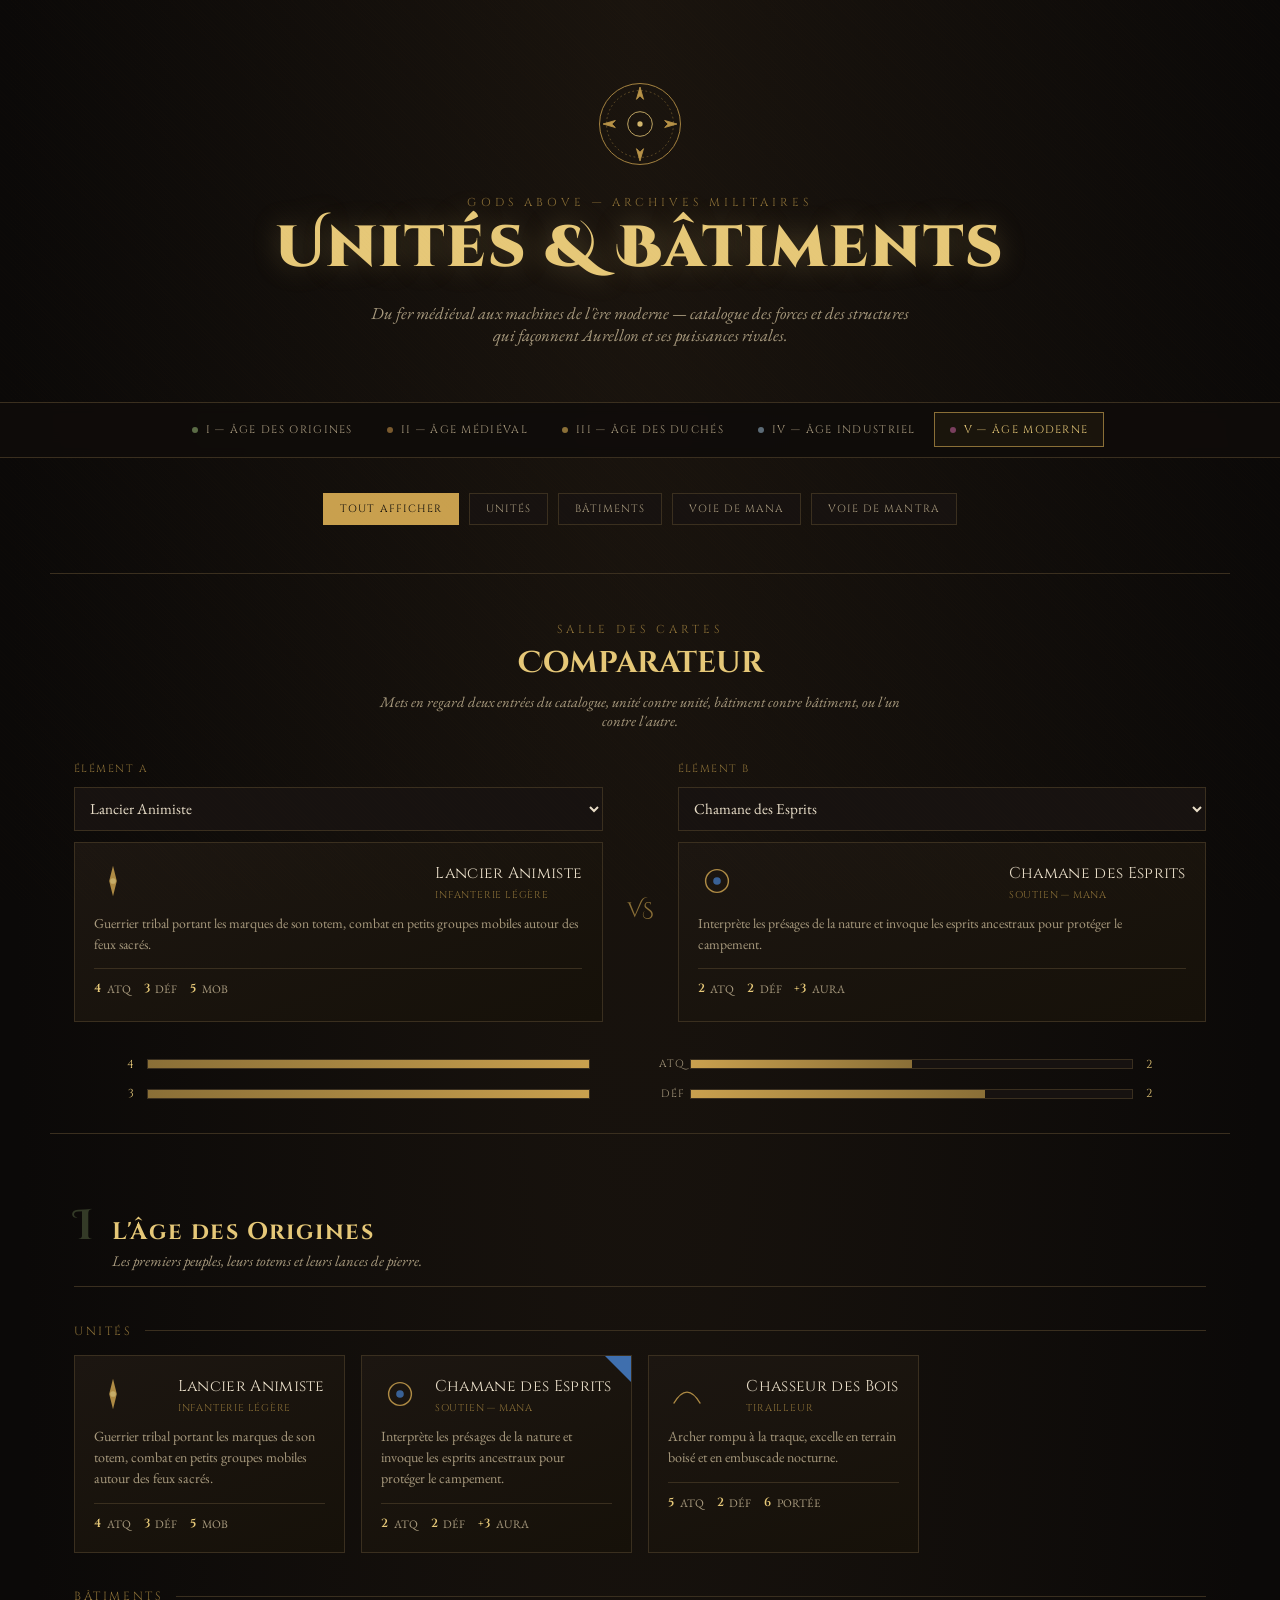
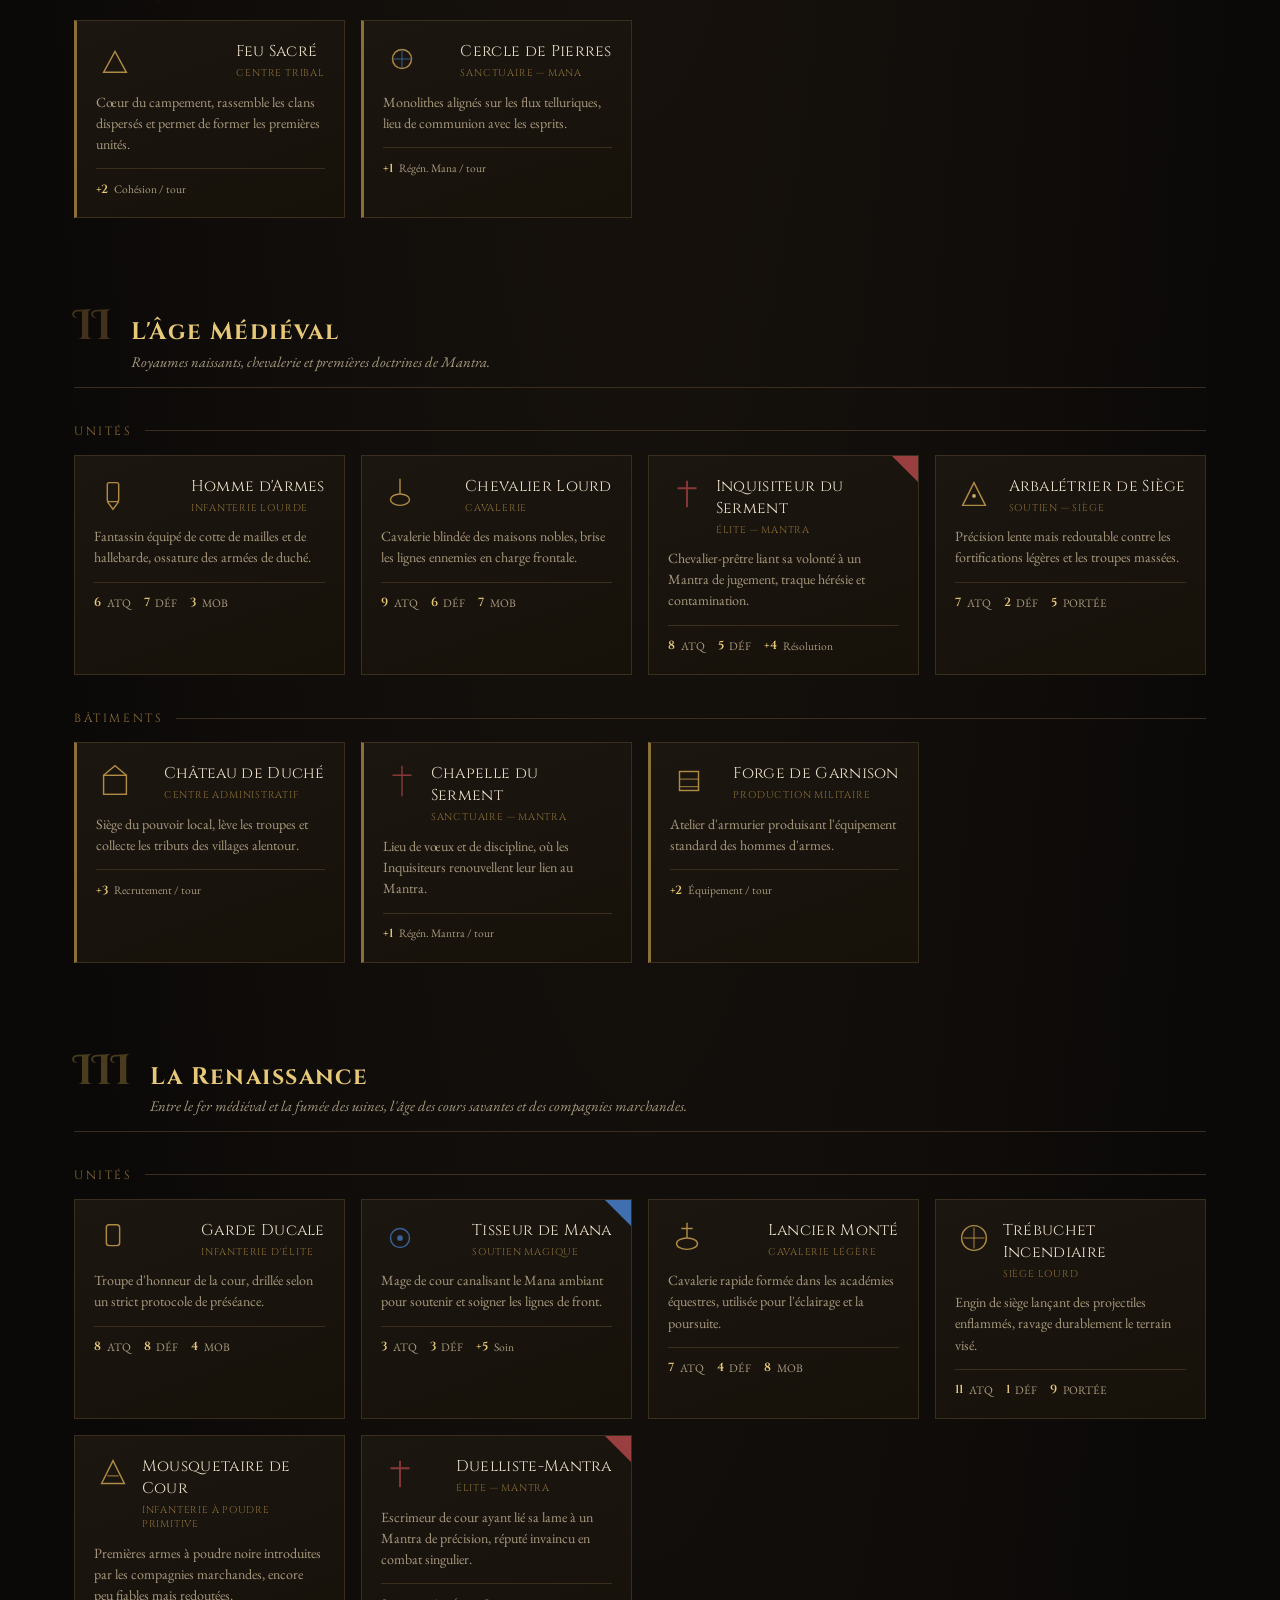
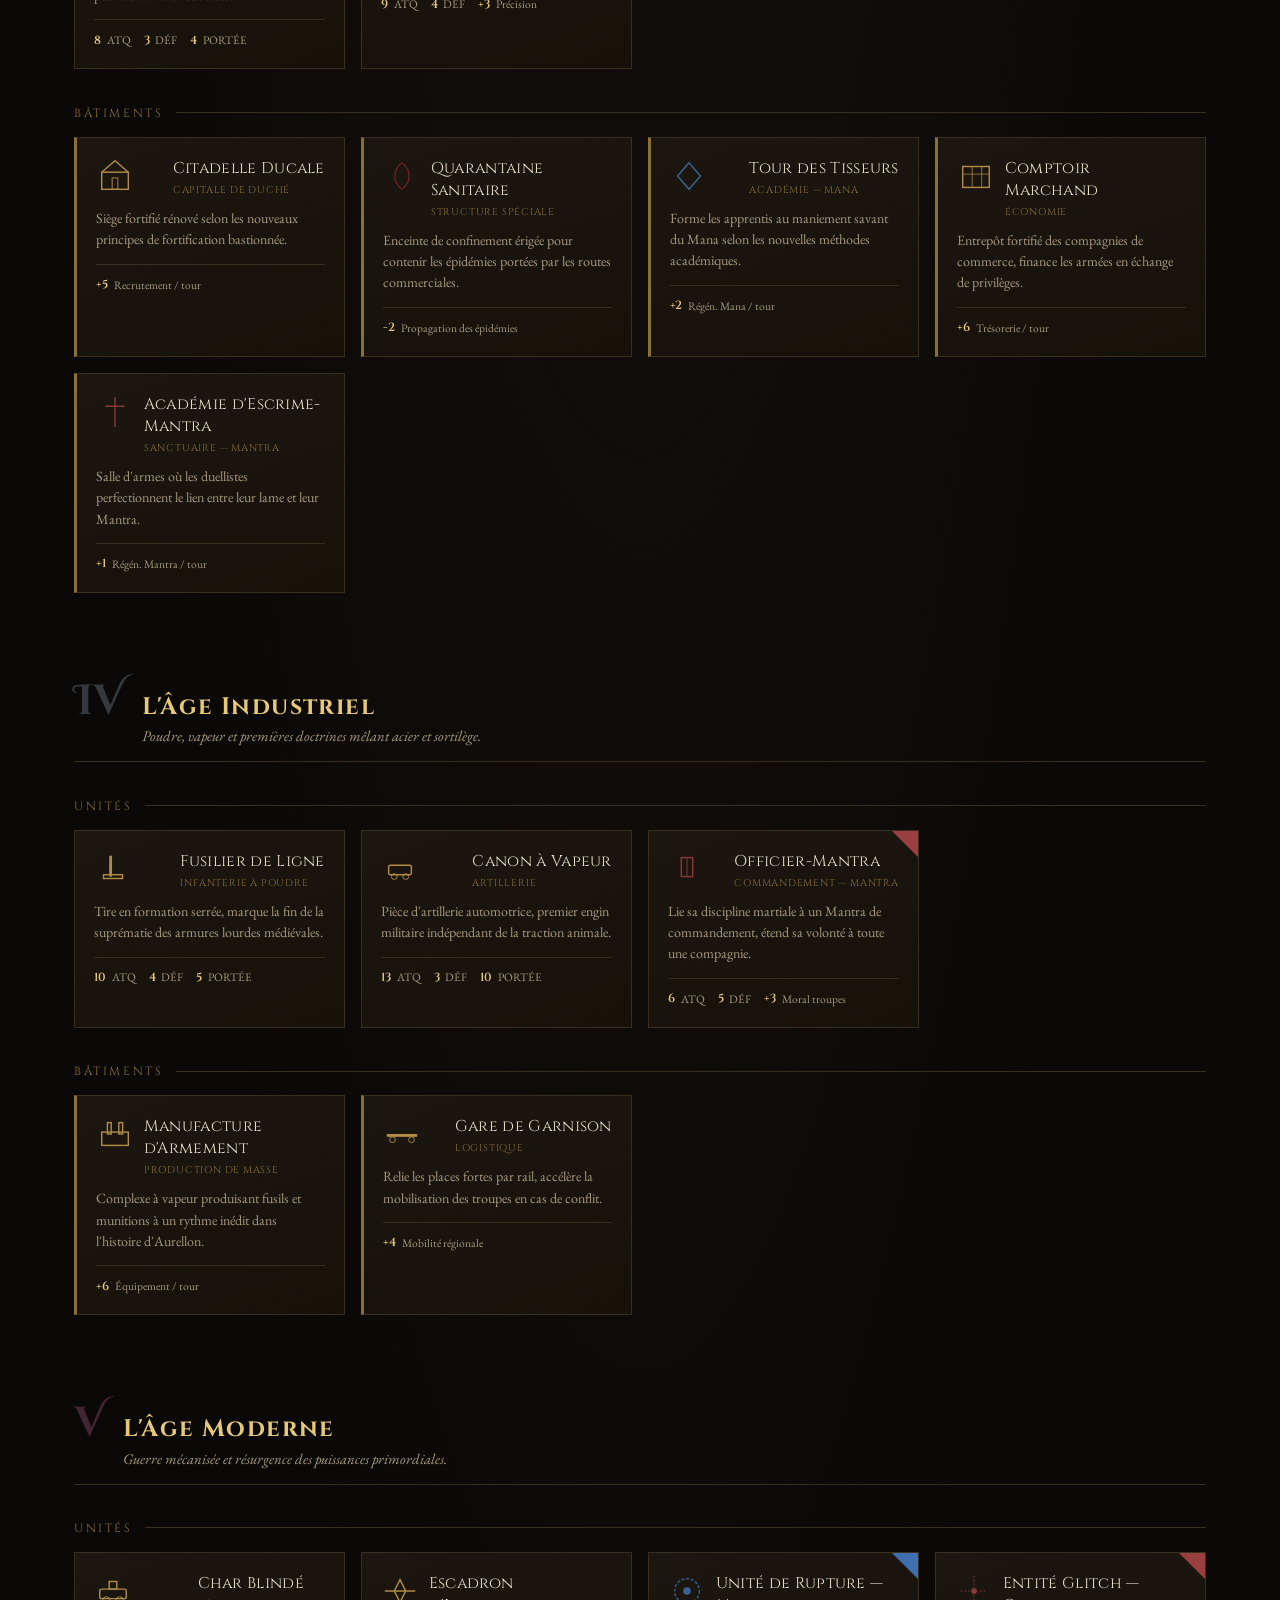
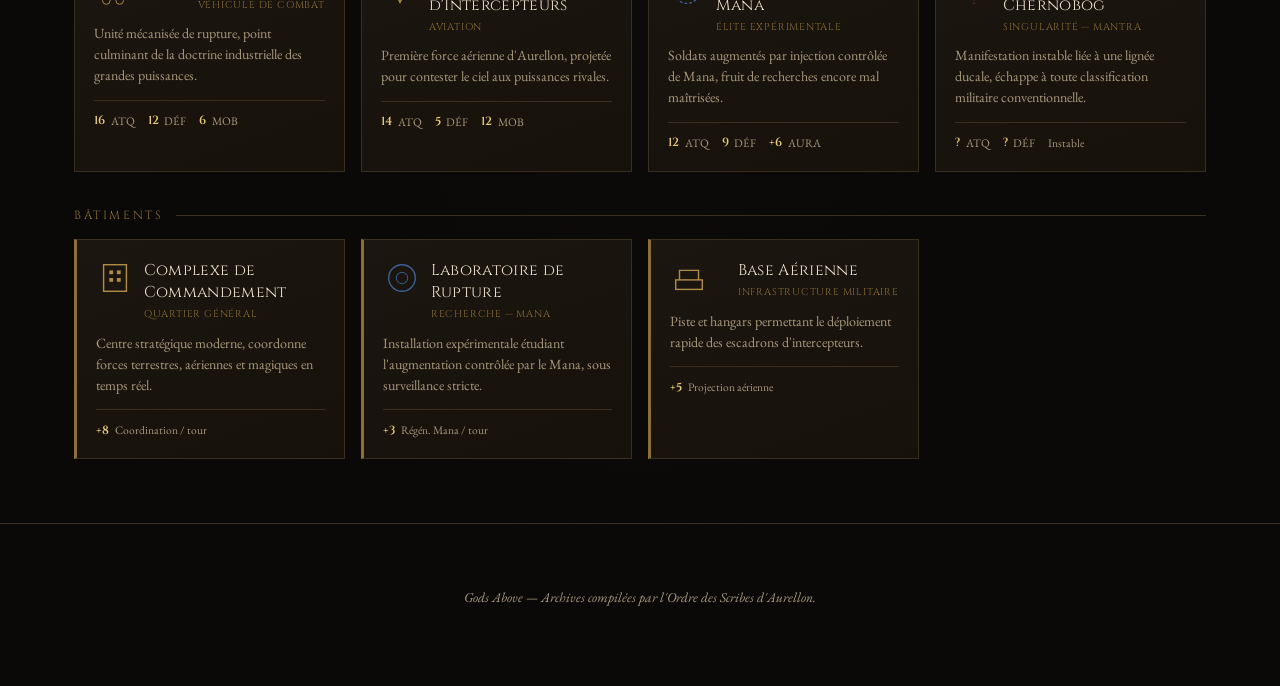
<file: gods_above.html>
<!DOCTYPE html>
<html lang="fr">
<head>
<meta charset="UTF-8">
<meta name="viewport" content="width=device-width, initial-scale=1.0">
<title>Gods Above — Unités & Bâtiments</title>
<link rel="preconnect" href="https://fonts.googleapis.com">
<link href="https://fonts.googleapis.com/css2?family=Cinzel:wght@400;600;700;900&family=Cinzel+Decorative:wght@700;900&family=EB+Garamond:ital,wght@0,400;0,500;0,600;1,400&display=swap" rel="stylesheet">
<style>
:root{
  --gold:#c9a04e;
  --gold-bright:#e6c878;
  --gold-dim:#8a6f37;
  --void:#0b0908;
  --bg:#100d0a;
  --bg-panel:#171210;
  --bg-card:#1c1611;
  --line:#3a2f1f;
  --bone:#e8ddc8;
  --bone-dim:#a89a7e;
  --blood:#7a2222;
  --mana:#3f6fae;
  --mantra:#9a3f3f;
  --era1:#5b6b46;
  --era2:#7a5a2e;
  --era3:#8a6f37;
  --era4:#5c6b76;
  --era5:#7a3f5e;
}
*{box-sizing:border-box; margin:0; padding:0;}
html{scroll-behavior:smooth;}
body{
  background:
    radial-gradient(ellipse at top, #1a140e 0%, var(--void) 70%);
  color:var(--bone);
  font-family:'EB Garamond', serif;
  min-height:100vh;
  position:relative;
}
body::before{
  content:"";
  position:fixed; inset:0;
  background-image:
    repeating-linear-gradient(45deg, transparent 0 2px, rgba(201,160,78,0.012) 2px 3px);
  pointer-events:none;
  z-index:1;
}
.eyebrow{
  font-family:'Cinzel', serif;
  letter-spacing:0.35em;
  text-transform:uppercase;
  font-size:0.72rem;
  color:var(--gold-dim);
}

/* ===== HEADER ===== */
header{
  position:relative;
  padding:5rem 1.5rem 3.5rem;
  text-align:center;
  border-bottom:1px solid var(--line);
  overflow:hidden;
}
header::after{
  content:"";
  position:absolute; left:50%; bottom:-1px; transform:translateX(-50%);
  width:60%; height:1px;
  background:linear-gradient(90deg, transparent, var(--gold), transparent);
}
.seal{
  width:88px; height:88px; margin:0 auto 1.4rem;
  opacity:0.9;
  animation:slowspin 60s linear infinite;
}
@keyframes slowspin{ to{ transform:rotate(360deg);} }
h1{
  font-family:'Cinzel Decorative', serif;
  font-weight:900;
  font-size:clamp(2.2rem, 5vw, 3.6rem);
  color:var(--gold-bright);
  text-shadow:0 0 28px rgba(230,200,120,0.25);
  letter-spacing:0.04em;
}
header p.sub{
  margin-top:0.9rem;
  font-style:italic;
  color:var(--bone-dim);
  font-size:1.05rem;
  max-width:560px;
  margin-inline:auto;
}

/* ===== ERA NAV (the real sequence: chronology) ===== */
.era-rail{
  position:sticky; top:0; z-index:30;
  background:rgba(16,13,10,0.92);
  backdrop-filter:blur(6px);
  border-bottom:1px solid var(--line);
  display:flex; justify-content:center;
  overflow-x:auto;
}
.era-rail-inner{
  display:flex; gap:0.2rem;
  padding:0.6rem 1rem;
}
.era-btn{
  font-family:'Cinzel', serif;
  font-size:0.68rem;
  letter-spacing:0.12em;
  text-transform:uppercase;
  color:var(--bone-dim);
  background:transparent;
  border:1px solid transparent;
  padding:0.55rem 0.9rem;
  cursor:pointer;
  white-space:nowrap;
  transition:all 0.25s;
  position:relative;
}
.era-btn .dot{
  display:inline-block; width:6px; height:6px; border-radius:50%;
  margin-right:0.5rem; vertical-align:middle;
  background:var(--gold-dim);
}
.era-btn:hover{ color:var(--bone); }
.era-btn.active{
  color:var(--gold-bright);
  border-color:var(--gold-dim);
  background:rgba(201,160,78,0.06);
}

/* ===== FILTER BAR ===== */
.controls{
  max-width:1180px; margin:0 auto;
  padding:2.2rem 1.5rem 0;
  display:flex; flex-wrap:wrap; gap:0.6rem;
  align-items:center;
  justify-content:center;
}
.filter-chip{
  font-family:'Cinzel', serif;
  font-size:0.66rem;
  letter-spacing:0.1em;
  text-transform:uppercase;
  color:var(--bone-dim);
  background:var(--bg-panel);
  border:1px solid var(--line);
  padding:0.5rem 1rem;
  cursor:pointer;
  transition:all 0.2s;
}
.filter-chip:hover{ border-color:var(--gold-dim); color:var(--bone); }
.filter-chip.active{
  color:var(--void);
  background:var(--gold);
  border-color:var(--gold);
}

/* ===== SECTION STRUCTURE ===== */
.era-section{
  max-width:1180px; margin:0 auto;
  padding:4.5rem 1.5rem 1rem;
}
.era-head{
  display:flex; align-items:baseline; gap:1.2rem;
  margin-bottom:0.5rem;
  border-bottom:1px solid var(--line);
  padding-bottom:1rem;
}
.era-num{
  font-family:'Cinzel Decorative', serif;
  font-size:2.6rem;
  font-weight:700;
  color:var(--era-color, var(--gold-dim));
  opacity:0.5;
  line-height:1;
}
.era-titles h2{
  font-family:'Cinzel', serif;
  font-size:1.5rem;
  letter-spacing:0.06em;
  color:var(--gold-bright);
}
.era-titles p{
  font-style:italic; color:var(--bone-dim); font-size:0.92rem; margin-top:0.2rem;
}

.subhead{
  font-family:'Cinzel', serif;
  font-size:0.74rem;
  letter-spacing:0.22em;
  text-transform:uppercase;
  color:var(--gold-dim);
  margin:2.2rem 0 1rem;
  display:flex; align-items:center; gap:0.8rem;
}
.subhead::after{
  content:""; flex:1; height:1px; background:var(--line);
}

.grid{
  display:grid;
  grid-template-columns:repeat(auto-fill, minmax(255px, 1fr));
  gap:1rem;
}

/* ===== CARD ===== */
.card{
  background:linear-gradient(160deg, var(--bg-card), #161109);
  border:1px solid var(--line);
  position:relative;
  padding:1.2rem 1.2rem 1.3rem;
  transition:border-color 0.25s, transform 0.25s;
}
.card::before{
  content:"";
  position:absolute; inset:0;
  border:1px solid transparent;
  pointer-events:none;
}
.card:hover{
  border-color:var(--gold-dim);
  transform:translateY(-3px);
}
.card-top{
  display:flex; justify-content:space-between; align-items:flex-start;
  gap:0.6rem; margin-bottom:0.7rem;
}
.card-icon{
  width:38px; height:38px; flex-shrink:0;
  opacity:0.85;
}
.card-name{
  font-family:'Cinzel', serif;
  font-size:0.98rem;
  color:var(--bone);
  letter-spacing:0.02em;
}
.card-tag{
  font-size:0.62rem;
  font-family:'Cinzel', serif;
  letter-spacing:0.08em;
  text-transform:uppercase;
  color:var(--gold-dim);
  margin-top:0.25rem;
  display:block;
}
.card-desc{
  font-size:0.88rem;
  line-height:1.5;
  color:var(--bone-dim);
  margin:0.6rem 0 0.85rem;
}
.stat-row{
  display:flex; flex-wrap:wrap; gap:0.4rem 0.8rem;
  border-top:1px solid var(--line);
  padding-top:0.7rem;
}
.stat{
  font-size:0.72rem;
  color:var(--bone-dim);
  display:flex; align-items:center; gap:0.35rem;
}
.stat b{
  color:var(--gold-bright);
  font-weight:600;
  font-family:'Cinzel', serif;
  font-size:0.74rem;
}
.magic-flag{
  position:absolute; top:0; right:0;
  width:0; height:0;
  border-style:solid;
  border-width:0 26px 26px 0;
}
.magic-flag.mana{ border-color:transparent var(--mana) transparent transparent; }
.magic-flag.mantra{ border-color:transparent var(--mantra) transparent transparent; }

/* building variant */
.card.building{
  border-left:3px solid var(--gold-dim);
}
.card.building:hover{ border-left-color:var(--gold); }

/* ===== COMPARATEUR ===== */
.compare-section{
  max-width:1180px; margin:3rem auto 0;
  padding:3rem 1.5rem 2rem;
  border-top:1px solid var(--line);
  border-bottom:1px solid var(--line);
}
.compare-head{ text-align:center; margin-bottom:2rem; }
.compare-head h2{
  font-family:'Cinzel Decorative', serif;
  font-size:1.9rem;
  color:var(--gold-bright);
  margin-top:0.3rem;
}
.compare-sub{
  font-style:italic; color:var(--bone-dim); font-size:0.92rem;
  max-width:520px; margin:0.6rem auto 0;
}
.compare-grid{
  display:grid; grid-template-columns:1fr auto 1fr;
  gap:1.5rem; align-items:start;
}
.compare-col{ display:flex; flex-direction:column; gap:0.7rem; }
.compare-label{
  font-family:'Cinzel', serif; font-size:0.66rem; letter-spacing:0.14em;
  text-transform:uppercase; color:var(--gold-dim);
}
.compare-select{
  font-family:'EB Garamond', serif; font-size:0.95rem;
  background:var(--bg-panel); color:var(--bone);
  border:1px solid var(--line); padding:0.6rem 0.7rem; cursor:pointer;
}
.compare-select:focus{ outline:1px solid var(--gold-dim); border-color:var(--gold-dim); }
.compare-vs{
  font-family:'Cinzel Decorative', serif; font-size:1.3rem;
  color:var(--gold-dim); align-self:center; padding-top:2.4rem;
}
.compare-card{
  min-height:180px;
  background:linear-gradient(160deg, var(--bg-card), #161109);
  border:1px solid var(--line); padding:1.2rem;
}
.compare-card .card-top{ display:flex; justify-content:space-between; align-items:flex-start; gap:0.6rem; margin-bottom:0.7rem; }
.compare-card .card-icon{ width:38px; height:38px; flex-shrink:0; opacity:0.85; }
.compare-card .card-name{ font-family:'Cinzel', serif; font-size:0.98rem; color:var(--bone); }
.compare-card .card-tag{ font-size:0.62rem; font-family:'Cinzel', serif; letter-spacing:0.08em; text-transform:uppercase; color:var(--gold-dim); display:block; margin-top:0.25rem; }
.compare-card .card-desc{ font-size:0.86rem; line-height:1.5; color:var(--bone-dim); margin:0.6rem 0 0.85rem; }
.compare-card .stat-row{ display:flex; flex-wrap:wrap; gap:0.4rem 0.8rem; border-top:1px solid var(--line); padding-top:0.7rem; }
.compare-card .stat{ font-size:0.72rem; color:var(--bone-dim); display:flex; align-items:center; gap:0.35rem; }
.compare-card .stat b{ color:var(--gold-bright); font-weight:600; font-family:'Cinzel', serif; font-size:0.74rem; }
.compare-card .placeholder{
  color:var(--bone-dim); font-style:italic; font-size:0.88rem;
  display:flex; align-items:center; justify-content:center; min-height:150px;
}
.compare-bars{ margin-top:2.2rem; display:flex; flex-direction:column; gap:0.9rem; }
.compare-bar-row{ display:flex; align-items:center; gap:0.8rem; }
.compare-bar-label{
  font-family:'Cinzel', serif; font-size:0.66rem; letter-spacing:0.08em;
  text-transform:uppercase; color:var(--bone-dim); width:90px; flex-shrink:0; text-align:right;
}
.compare-bar-track{ flex:1; display:flex; align-items:center; gap:0.3rem; }
.compare-bar-side{
  flex:1; height:10px; background:var(--bg-panel); border:1px solid var(--line);
  position:relative; overflow:hidden;
}
.compare-bar-side.left{ display:flex; justify-content:flex-end; }
.compare-bar-fill{ height:100%; background:linear-gradient(90deg, var(--gold-dim), var(--gold)); transition:width 0.4s ease; }
.compare-bar-side.right .compare-bar-fill{ background:linear-gradient(90deg, var(--gold), var(--gold-dim)); }
.compare-bar-vals{
  display:flex; gap:0.4rem; align-items:center;
  font-family:'Cinzel', serif; font-size:0.72rem; color:var(--gold-bright); width:60px; justify-content:center; flex-shrink:0;
}

@media (max-width:640px){
  .compare-grid{ grid-template-columns:1fr; }
  .compare-vs{ padding-top:0; text-align:center; }
  .compare-bar-label{ width:64px; font-size:0.6rem; }
}

/* ===== FOOTER ===== */
footer{
  text-align:center;
  padding:4rem 1.5rem 5rem;
  color:var(--bone-dim);
  font-style:italic;
  font-size:0.85rem;
  border-top:1px solid var(--line);
  margin-top:3rem;
}

/* reduced motion */
@media (prefers-reduced-motion: reduce){
  .seal{ animation:none; }
  html{ scroll-behavior:auto; }
}

/* focus visibility */
button:focus-visible, .filter-chip:focus-visible, .era-btn:focus-visible{
  outline:2px solid var(--gold-bright);
  outline-offset:2px;
}

@media (max-width:640px){
  .era-head{ flex-direction:column; gap:0.3rem; }
  .era-num{ font-size:1.8rem; }
}
</style>
</head>
<body>

<header>
  <svg class="seal" viewBox="0 0 100 100" xmlns="http://www.w3.org/2000/svg">
    <circle cx="50" cy="50" r="46" fill="none" stroke="#c9a04e" stroke-width="1"/>
    <circle cx="50" cy="50" r="38" fill="none" stroke="#c9a04e" stroke-width="0.5" stroke-dasharray="2 3"/>
    <g stroke="#c9a04e" stroke-width="1" fill="none">
      <path d="M50 8 L54 22 L50 18 L46 22 Z" fill="#c9a04e"/>
      <path d="M50 92 L54 78 L50 82 L46 78 Z" fill="#c9a04e"/>
      <path d="M8 50 L22 46 L18 50 L22 54 Z" fill="#c9a04e"/>
      <path d="M92 50 L78 46 L82 50 L78 54 Z" fill="#c9a04e"/>
    </g>
    <circle cx="50" cy="50" r="14" fill="none" stroke="#e6c878" stroke-width="1"/>
    <circle cx="50" cy="50" r="3" fill="#e6c878"/>
  </svg>
  <p class="eyebrow">Gods Above — Archives Militaires</p>
  <h1>Unités &amp; Bâtiments</h1>
  <p class="sub">Du fer médiéval aux machines de l'ère moderne — catalogue des forces et des structures qui façonnent Aurellon et ses puissances rivales.</p>
</header>

<nav class="era-rail" aria-label="Navigation par ère">
  <div class="era-rail-inner">
    <button class="era-btn active" data-target="ere1"><span class="dot" style="background:#5b6b46"></span>I — Âge des Origines</button>
    <button class="era-btn" data-target="ere2"><span class="dot" style="background:#7a5a2e"></span>II — Âge Médiéval</button>
    <button class="era-btn" data-target="ere3"><span class="dot" style="background:#8a6f37"></span>III — Âge des Duchés</button>
    <button class="era-btn" data-target="ere4"><span class="dot" style="background:#5c6b76"></span>IV — Âge Industriel</button>
    <button class="era-btn" data-target="ere5"><span class="dot" style="background:#7a3f5e"></span>V — Âge Moderne</button>
  </div>
</nav>

<div class="controls" role="group" aria-label="Filtrer par catégorie">
  <button class="filter-chip active" data-filter="all">Tout afficher</button>
  <button class="filter-chip" data-filter="unit">Unités</button>
  <button class="filter-chip" data-filter="building">Bâtiments</button>
  <button class="filter-chip" data-filter="mana">Voie de Mana</button>
  <button class="filter-chip" data-filter="mantra">Voie de Mantra</button>
</div>

<!-- ============ COMPARATEUR ============ -->
<section class="compare-section" id="comparateur">
  <div class="compare-head">
    <p class="eyebrow">Salle des Cartes</p>
    <h2>Comparateur</h2>
    <p class="compare-sub">Mets en regard deux entrées du catalogue, unité contre unité, bâtiment contre bâtiment, ou l'un contre l'autre.</p>
  </div>
  <div class="compare-grid">
    <div class="compare-col">
      <label class="compare-label" for="compareA">Élément A</label>
      <select id="compareA" class="compare-select"></select>
      <div class="compare-card" id="cardA"></div>
    </div>
    <div class="compare-vs">VS</div>
    <div class="compare-col">
      <label class="compare-label" for="compareB">Élément B</label>
      <select id="compareB" class="compare-select"></select>
      <div class="compare-card" id="cardB"></div>
    </div>
  </div>
  <div class="compare-bars" id="compareBars"></div>
</section>

<!-- ============ ERA I ============ -->
<section class="era-section" id="ere1" style="--era-color:#5b6b46">
  <div class="era-head">
    <span class="era-num">I</span>
    <div class="era-titles">
      <h2>L'Âge des Origines</h2>
      <p>Les premiers peuples, leurs totems et leurs lances de pierre.</p>
    </div>
  </div>

  <div class="subhead">Unités</div>
  <div class="grid">
    <article class="card" data-cat="unit">
      <div class="card-top">
        <svg class="card-icon" viewBox="0 0 40 40"><path d="M20 4 L24 20 L20 36 L16 20 Z" fill="#c9a04e"/><circle cx="20" cy="20" r="3" fill="#e6c878"/></svg>
        <div><span class="card-name">Lancier Animiste</span><span class="card-tag">Infanterie légère</span></div>
      </div>
      <p class="card-desc">Guerrier tribal portant les marques de son totem, combat en petits groupes mobiles autour des feux sacrés.</p>
      <div class="stat-row">
        <span class="stat"><b>4</b> ATQ</span><span class="stat"><b>3</b> DÉF</span><span class="stat"><b>5</b> MOB</span>
      </div>
    </article>
    <article class="card" data-cat="unit mana">
      <div class="magic-flag mana"></div>
      <div class="card-top">
        <svg class="card-icon" viewBox="0 0 40 40"><circle cx="20" cy="20" r="12" fill="none" stroke="#c9a04e" stroke-width="1.5"/><circle cx="20" cy="20" r="4" fill="#3f6fae"/></svg>
        <div><span class="card-name">Chamane des Esprits</span><span class="card-tag">Soutien — Mana</span></div>
      </div>
      <p class="card-desc">Interprète les présages de la nature et invoque les esprits ancestraux pour protéger le campement.</p>
      <div class="stat-row">
        <span class="stat"><b>2</b> ATQ</span><span class="stat"><b>2</b> DÉF</span><span class="stat"><b>+3</b> AURA</span>
      </div>
    </article>
    <article class="card" data-cat="unit">
      <div class="card-top">
        <svg class="card-icon" viewBox="0 0 40 40"><path d="M6 30 Q20 6 34 30" fill="none" stroke="#c9a04e" stroke-width="1.5"/></svg>
        <div><span class="card-name">Chasseur des Bois</span><span class="card-tag">Tirailleur</span></div>
      </div>
      <p class="card-desc">Archer rompu à la traque, excelle en terrain boisé et en embuscade nocturne.</p>
      <div class="stat-row">
        <span class="stat"><b>5</b> ATQ</span><span class="stat"><b>2</b> DÉF</span><span class="stat"><b>6</b> PORTÉE</span>
      </div>
    </article>
  </div>

  <div class="subhead">Bâtiments</div>
  <div class="grid">
    <article class="card building" data-cat="building">
      <div class="card-top">
        <svg class="card-icon" viewBox="0 0 40 40"><path d="M8 34 L20 12 L32 34 Z" fill="none" stroke="#c9a04e" stroke-width="1.5"/></svg>
        <div><span class="card-name">Feu Sacré</span><span class="card-tag">Centre tribal</span></div>
      </div>
      <p class="card-desc">Cœur du campement, rassemble les clans dispersés et permet de former les premières unités.</p>
      <div class="stat-row"><span class="stat"><b>+2</b> Cohésion / tour</span></div>
    </article>
    <article class="card building" data-cat="building mana">
      <div class="card-top">
        <svg class="card-icon" viewBox="0 0 40 40"><circle cx="20" cy="20" r="10" fill="none" stroke="#c9a04e" stroke-width="1.5"/><path d="M20 10 V30 M10 20 H30" stroke="#3f6fae" stroke-width="1"/></svg>
        <div><span class="card-name">Cercle de Pierres</span><span class="card-tag">Sanctuaire — Mana</span></div>
      </div>
      <p class="card-desc">Monolithes alignés sur les flux telluriques, lieu de communion avec les esprits.</p>
      <div class="stat-row"><span class="stat"><b>+1</b> Régén. Mana / tour</span></div>
    </article>
  </div>
</section>

<!-- ============ ERA II ============ -->
<section class="era-section" id="ere2" style="--era-color:#7a5a2e">
  <div class="era-head">
    <span class="era-num">II</span>
    <div class="era-titles">
      <h2>L'Âge Médiéval</h2>
      <p>Royaumes naissants, chevalerie et premières doctrines de Mantra.</p>
    </div>
  </div>

  <div class="subhead">Unités</div>
  <div class="grid">
    <article class="card" data-cat="unit">
      <div class="card-top">
        <svg class="card-icon" viewBox="0 0 40 40"><rect x="14" y="8" width="12" height="20" rx="2" fill="none" stroke="#c9a04e" stroke-width="1.5"/><path d="M14 28 L20 36 L26 28" fill="none" stroke="#c9a04e" stroke-width="1.5"/></svg>
        <div><span class="card-name">Homme d'Armes</span><span class="card-tag">Infanterie lourde</span></div>
      </div>
      <p class="card-desc">Fantassin équipé de cotte de mailles et de hallebarde, ossature des armées de duché.</p>
      <div class="stat-row">
        <span class="stat"><b>6</b> ATQ</span><span class="stat"><b>7</b> DÉF</span><span class="stat"><b>3</b> MOB</span>
      </div>
    </article>
    <article class="card" data-cat="unit">
      <div class="card-top">
        <svg class="card-icon" viewBox="0 0 40 40"><ellipse cx="20" cy="26" rx="10" ry="6" fill="none" stroke="#c9a04e" stroke-width="1.5"/><path d="M20 4 V20" stroke="#c9a04e" stroke-width="1.5"/></svg>
        <div><span class="card-name">Chevalier Lourd</span><span class="card-tag">Cavalerie</span></div>
      </div>
      <p class="card-desc">Cavalerie blindée des maisons nobles, brise les lignes ennemies en charge frontale.</p>
      <div class="stat-row">
        <span class="stat"><b>9</b> ATQ</span><span class="stat"><b>6</b> DÉF</span><span class="stat"><b>7</b> MOB</span>
      </div>
    </article>
    <article class="card" data-cat="unit mantra">
      <div class="magic-flag mantra"></div>
      <div class="card-top">
        <svg class="card-icon" viewBox="0 0 40 40"><path d="M20 6 L20 34 M10 14 L30 14" stroke="#9a3f3f" stroke-width="2"/></svg>
        <div><span class="card-name">Inquisiteur du Serment</span><span class="card-tag">Élite — Mantra</span></div>
      </div>
      <p class="card-desc">Chevalier-prêtre liant sa volonté à un Mantra de jugement, traque hérésie et contamination.</p>
      <div class="stat-row">
        <span class="stat"><b>8</b> ATQ</span><span class="stat"><b>5</b> DÉF</span><span class="stat"><b>+4</b> Résolution</span>
      </div>
    </article>
    <article class="card" data-cat="unit">
      <div class="card-top">
        <svg class="card-icon" viewBox="0 0 40 40"><path d="M8 32 L20 8 L32 32 Z" fill="none" stroke="#c9a04e" stroke-width="1.5"/><circle cx="20" cy="22" r="2" fill="#e6c878"/></svg>
        <div><span class="card-name">Arbalétrier de Siège</span><span class="card-tag">Soutien — Siège</span></div>
      </div>
      <p class="card-desc">Précision lente mais redoutable contre les fortifications légères et les troupes massées.</p>
      <div class="stat-row">
        <span class="stat"><b>7</b> ATQ</span><span class="stat"><b>2</b> DÉF</span><span class="stat"><b>5</b> PORTÉE</span>
      </div>
    </article>
  </div>

  <div class="subhead">Bâtiments</div>
  <div class="grid">
    <article class="card building" data-cat="building">
      <div class="card-top">
        <svg class="card-icon" viewBox="0 0 40 40"><rect x="8" y="14" width="24" height="20" fill="none" stroke="#c9a04e" stroke-width="1.5"/><path d="M8 14 L20 4 L32 14" fill="none" stroke="#c9a04e" stroke-width="1.5"/></svg>
        <div><span class="card-name">Château de Duché</span><span class="card-tag">Centre administratif</span></div>
      </div>
      <p class="card-desc">Siège du pouvoir local, lève les troupes et collecte les tributs des villages alentour.</p>
      <div class="stat-row"><span class="stat"><b>+3</b> Recrutement / tour</span></div>
    </article>
    <article class="card building" data-cat="building mantra">
      <div class="card-top">
        <svg class="card-icon" viewBox="0 0 40 40"><path d="M20 4 V36 M10 14 H30" stroke="#9a3f3f" stroke-width="1.5"/></svg>
        <div><span class="card-name">Chapelle du Serment</span><span class="card-tag">Sanctuaire — Mantra</span></div>
      </div>
      <p class="card-desc">Lieu de vœux et de discipline, où les Inquisiteurs renouvellent leur lien au Mantra.</p>
      <div class="stat-row"><span class="stat"><b>+1</b> Régén. Mantra / tour</span></div>
    </article>
    <article class="card building" data-cat="building">
      <div class="card-top">
        <svg class="card-icon" viewBox="0 0 40 40"><rect x="10" y="10" width="20" height="20" fill="none" stroke="#c9a04e" stroke-width="1.5"/><path d="M10 18 H30 M10 26 H30" stroke="#c9a04e" stroke-width="1"/></svg>
        <div><span class="card-name">Forge de Garnison</span><span class="card-tag">Production militaire</span></div>
      </div>
      <p class="card-desc">Atelier d'armurier produisant l'équipement standard des hommes d'armes.</p>
      <div class="stat-row"><span class="stat"><b>+2</b> Équipement / tour</span></div>
    </article>
  </div>
</section>

<!-- ============ ERA III ============ -->
<section class="era-section" id="ere3" style="--era-color:#8a6f37">
  <div class="era-head">
    <span class="era-num">III</span>
    <div class="era-titles">
      <h2>La Renaissance</h2>
      <p>Entre le fer médiéval et la fumée des usines, l'âge des cours savantes et des compagnies marchandes.</p>
    </div>
  </div>

  <div class="subhead">Unités</div>
  <div class="grid">
    <article class="card" data-cat="unit">
      <div class="card-top">
        <svg class="card-icon" viewBox="0 0 40 40"><rect x="13" y="6" width="14" height="22" rx="3" fill="none" stroke="#c9a04e" stroke-width="1.5"/></svg>
        <div><span class="card-name">Garde Ducale</span><span class="card-tag">Infanterie d'élite</span></div>
      </div>
      <p class="card-desc">Troupe d'honneur de la cour, drillée selon un strict protocole de préséance.</p>
      <div class="stat-row">
        <span class="stat"><b>8</b> ATQ</span><span class="stat"><b>8</b> DÉF</span><span class="stat"><b>4</b> MOB</span>
      </div>
    </article>
    <article class="card" data-cat="unit mana">
      <div class="magic-flag mana"></div>
      <div class="card-top">
        <svg class="card-icon" viewBox="0 0 40 40"><circle cx="20" cy="20" r="10" fill="none" stroke="#3f6fae" stroke-width="1.5"/><circle cx="20" cy="20" r="3" fill="#3f6fae"/></svg>
        <div><span class="card-name">Tisseur de Mana</span><span class="card-tag">Soutien magique</span></div>
      </div>
      <p class="card-desc">Mage de cour canalisant le Mana ambiant pour soutenir et soigner les lignes de front.</p>
      <div class="stat-row">
        <span class="stat"><b>3</b> ATQ</span><span class="stat"><b>3</b> DÉF</span><span class="stat"><b>+5</b> Soin</span>
      </div>
    </article>
    <article class="card" data-cat="unit">
      <div class="card-top">
        <svg class="card-icon" viewBox="0 0 40 40"><ellipse cx="20" cy="26" rx="11" ry="6" fill="none" stroke="#c9a04e" stroke-width="1.5"/><path d="M20 4 L20 20 M14 10 L26 10" stroke="#c9a04e" stroke-width="1.5"/></svg>
        <div><span class="card-name">Lancier Monté</span><span class="card-tag">Cavalerie légère</span></div>
      </div>
      <p class="card-desc">Cavalerie rapide formée dans les académies équestres, utilisée pour l'éclairage et la poursuite.</p>
      <div class="stat-row">
        <span class="stat"><b>7</b> ATQ</span><span class="stat"><b>4</b> DÉF</span><span class="stat"><b>8</b> MOB</span>
      </div>
    </article>
    <article class="card" data-cat="unit">
      <div class="card-top">
        <svg class="card-icon" viewBox="0 0 40 40"><circle cx="20" cy="20" r="13" fill="none" stroke="#c9a04e" stroke-width="1.5"/><path d="M9 20 H31 M20 9 V31" stroke="#c9a04e" stroke-width="1"/></svg>
        <div><span class="card-name">Trébuchet Incendiaire</span><span class="card-tag">Siège lourd</span></div>
      </div>
      <p class="card-desc">Engin de siège lançant des projectiles enflammés, ravage durablement le terrain visé.</p>
      <div class="stat-row">
        <span class="stat"><b>11</b> ATQ</span><span class="stat"><b>1</b> DÉF</span><span class="stat"><b>9</b> PORTÉE</span>
      </div>
    </article>
    <article class="card" data-cat="unit">
      <div class="card-top">
        <svg class="card-icon" viewBox="0 0 40 40"><path d="M8 30 L20 6 L32 30 Z" fill="none" stroke="#c9a04e" stroke-width="1.5"/><path d="M14 22 H26" stroke="#c9a04e" stroke-width="1"/></svg>
        <div><span class="card-name">Mousquetaire de Cour</span><span class="card-tag">Infanterie à poudre primitive</span></div>
      </div>
      <p class="card-desc">Premières armes à poudre noire introduites par les compagnies marchandes, encore peu fiables mais redoutées.</p>
      <div class="stat-row">
        <span class="stat"><b>8</b> ATQ</span><span class="stat"><b>3</b> DÉF</span><span class="stat"><b>4</b> PORTÉE</span>
      </div>
    </article>
    <article class="card" data-cat="unit mantra">
      <div class="magic-flag mantra"></div>
      <div class="card-top">
        <svg class="card-icon" viewBox="0 0 40 40"><path d="M20 6 L20 34 M10 14 L30 14" stroke="#9a3f3f" stroke-width="2"/></svg>
        <div><span class="card-name">Duelliste-Mantra</span><span class="card-tag">Élite — Mantra</span></div>
      </div>
      <p class="card-desc">Escrimeur de cour ayant lié sa lame à un Mantra de précision, réputé invaincu en combat singulier.</p>
      <div class="stat-row">
        <span class="stat"><b>9</b> ATQ</span><span class="stat"><b>4</b> DÉF</span><span class="stat"><b>+3</b> Précision</span>
      </div>
    </article>
  </div>

  <div class="subhead">Bâtiments</div>
  <div class="grid">
    <article class="card building" data-cat="building">
      <div class="card-top">
        <svg class="card-icon" viewBox="0 0 40 40"><rect x="6" y="16" width="28" height="18" fill="none" stroke="#c9a04e" stroke-width="1.5"/><path d="M6 16 L20 4 L34 16" fill="none" stroke="#c9a04e" stroke-width="1.5"/><rect x="17" y="22" width="6" height="12" fill="none" stroke="#c9a04e" stroke-width="1"/></svg>
        <div><span class="card-name">Citadelle Ducale</span><span class="card-tag">Capitale de duché</span></div>
      </div>
      <p class="card-desc">Siège fortifié rénové selon les nouveaux principes de fortification bastionnée.</p>
      <div class="stat-row"><span class="stat"><b>+5</b> Recrutement / tour</span></div>
    </article>
    <article class="card building" data-cat="building">
      <div class="card-top">
        <svg class="card-icon" viewBox="0 0 40 40"><path d="M20 6 C10 14 10 26 20 34 C30 26 30 14 20 6 Z" fill="none" stroke="#7a2222" stroke-width="1.5"/></svg>
        <div><span class="card-name">Quarantaine Sanitaire</span><span class="card-tag">Structure spéciale</span></div>
      </div>
      <p class="card-desc">Enceinte de confinement érigée pour contenir les épidémies portées par les routes commerciales.</p>
      <div class="stat-row"><span class="stat"><b>-2</b> Propagation des épidémies</span></div>
    </article>
    <article class="card building" data-cat="building mana">
      <div class="card-top">
        <svg class="card-icon" viewBox="0 0 40 40"><polygon points="20,6 32,20 20,34 8,20" fill="none" stroke="#3f6fae" stroke-width="1.5"/></svg>
        <div><span class="card-name">Tour des Tisseurs</span><span class="card-tag">Académie — Mana</span></div>
      </div>
      <p class="card-desc">Forme les apprentis au maniement savant du Mana selon les nouvelles méthodes académiques.</p>
      <div class="stat-row"><span class="stat"><b>+2</b> Régén. Mana / tour</span></div>
    </article>
    <article class="card building" data-cat="building">
      <div class="card-top">
        <svg class="card-icon" viewBox="0 0 40 40"><rect x="6" y="10" width="28" height="22" fill="none" stroke="#c9a04e" stroke-width="1.5"/><path d="M6 18 H34 M16 10 V32 M26 10 V32" stroke="#c9a04e" stroke-width="0.8"/></svg>
        <div><span class="card-name">Comptoir Marchand</span><span class="card-tag">Économie</span></div>
      </div>
      <p class="card-desc">Entrepôt fortifié des compagnies de commerce, finance les armées en échange de privilèges.</p>
      <div class="stat-row"><span class="stat"><b>+6</b> Trésorerie / tour</span></div>
    </article>
    <article class="card building" data-cat="building mantra">
      <div class="card-top">
        <svg class="card-icon" viewBox="0 0 40 40"><path d="M20 4 V36 M10 14 H30" stroke="#9a3f3f" stroke-width="1.5"/></svg>
        <div><span class="card-name">Académie d'Escrime-Mantra</span><span class="card-tag">Sanctuaire — Mantra</span></div>
      </div>
      <p class="card-desc">Salle d'armes où les duellistes perfectionnent le lien entre leur lame et leur Mantra.</p>
      <div class="stat-row"><span class="stat"><b>+1</b> Régén. Mantra / tour</span></div>
    </article>
  </div>
</section>

<!-- ============ ERA IV ============ -->
<section class="era-section" id="ere4" style="--era-color:#5c6b76">
  <div class="era-head">
    <span class="era-num">IV</span>
    <div class="era-titles">
      <h2>L'Âge Industriel</h2>
      <p>Poudre, vapeur et premières doctrines mêlant acier et sortilège.</p>
    </div>
  </div>

  <div class="subhead">Unités</div>
  <div class="grid">
    <article class="card" data-cat="unit">
      <div class="card-top">
        <svg class="card-icon" viewBox="0 0 40 40"><rect x="16" y="6" width="3" height="22" fill="#c9a04e"/><rect x="10" y="26" width="20" height="4" fill="none" stroke="#c9a04e" stroke-width="1.5"/></svg>
        <div><span class="card-name">Fusilier de Ligne</span><span class="card-tag">Infanterie à poudre</span></div>
      </div>
      <p class="card-desc">Tire en formation serrée, marque la fin de la suprématie des armures lourdes médiévales.</p>
      <div class="stat-row">
        <span class="stat"><b>10</b> ATQ</span><span class="stat"><b>4</b> DÉF</span><span class="stat"><b>5</b> PORTÉE</span>
      </div>
    </article>
    <article class="card" data-cat="unit">
      <div class="card-top">
        <svg class="card-icon" viewBox="0 0 40 40"><rect x="8" y="16" width="24" height="10" rx="2" fill="none" stroke="#c9a04e" stroke-width="1.5"/><circle cx="14" cy="28" r="3" fill="none" stroke="#c9a04e"/><circle cx="26" cy="28" r="3" fill="none" stroke="#c9a04e"/></svg>
        <div><span class="card-name">Canon à Vapeur</span><span class="card-tag">Artillerie</span></div>
      </div>
      <p class="card-desc">Pièce d'artillerie automotrice, premier engin militaire indépendant de la traction animale.</p>
      <div class="stat-row">
        <span class="stat"><b>13</b> ATQ</span><span class="stat"><b>3</b> DÉF</span><span class="stat"><b>10</b> PORTÉE</span>
      </div>
    </article>
    <article class="card" data-cat="unit mantra">
      <div class="magic-flag mantra"></div>
      <div class="card-top">
        <svg class="card-icon" viewBox="0 0 40 40"><rect x="14" y="8" width="12" height="20" fill="none" stroke="#9a3f3f" stroke-width="1.5"/><path d="M20 8 V28" stroke="#9a3f3f" stroke-width="1"/></svg>
        <div><span class="card-name">Officier-Mantra</span><span class="card-tag">Commandement — Mantra</span></div>
      </div>
      <p class="card-desc">Lie sa discipline martiale à un Mantra de commandement, étend sa volonté à toute une compagnie.</p>
      <div class="stat-row">
        <span class="stat"><b>6</b> ATQ</span><span class="stat"><b>5</b> DÉF</span><span class="stat"><b>+3</b> Moral troupes</span>
      </div>
    </article>
  </div>

  <div class="subhead">Bâtiments</div>
  <div class="grid">
    <article class="card building" data-cat="building">
      <div class="card-top">
        <svg class="card-icon" viewBox="0 0 40 40"><rect x="6" y="18" width="28" height="14" fill="none" stroke="#c9a04e" stroke-width="1.5"/><rect x="12" y="8" width="4" height="12" fill="none" stroke="#c9a04e" stroke-width="1.5"/><rect x="24" y="8" width="4" height="12" fill="none" stroke="#c9a04e" stroke-width="1.5"/></svg>
        <div><span class="card-name">Manufacture d'Armement</span><span class="card-tag">Production de masse</span></div>
      </div>
      <p class="card-desc">Complexe à vapeur produisant fusils et munitions à un rythme inédit dans l'histoire d'Aurellon.</p>
      <div class="stat-row"><span class="stat"><b>+6</b> Équipement / tour</span></div>
    </article>
    <article class="card building" data-cat="building">
      <div class="card-top">
        <svg class="card-icon" viewBox="0 0 40 40"><rect x="4" y="20" width="32" height="3" fill="#c9a04e"/><circle cx="10" cy="26" r="3" fill="none" stroke="#c9a04e"/><circle cx="30" cy="26" r="3" fill="none" stroke="#c9a04e"/></svg>
        <div><span class="card-name">Gare de Garnison</span><span class="card-tag">Logistique</span></div>
      </div>
      <p class="card-desc">Relie les places fortes par rail, accélère la mobilisation des troupes en cas de conflit.</p>
      <div class="stat-row"><span class="stat"><b>+4</b> Mobilité régionale</span></div>
    </article>
  </div>
</section>

<!-- ============ ERA V ============ -->
<section class="era-section" id="ere5" style="--era-color:#7a3f5e">
  <div class="era-head">
    <span class="era-num">V</span>
    <div class="era-titles">
      <h2>L'Âge Moderne</h2>
      <p>Guerre mécanisée et résurgence des puissances primordiales.</p>
    </div>
  </div>

  <div class="subhead">Unités</div>
  <div class="grid">
    <article class="card" data-cat="unit">
      <div class="card-top">
        <svg class="card-icon" viewBox="0 0 40 40"><rect x="6" y="18" width="28" height="10" rx="2" fill="none" stroke="#c9a04e" stroke-width="1.5"/><circle cx="13" cy="30" r="4" fill="none" stroke="#c9a04e"/><circle cx="27" cy="30" r="4" fill="none" stroke="#c9a04e"/><rect x="16" y="10" width="8" height="8" fill="none" stroke="#c9a04e" stroke-width="1.5"/></svg>
        <div><span class="card-name">Char Blindé</span><span class="card-tag">Véhicule de combat</span></div>
      </div>
      <p class="card-desc">Unité mécanisée de rupture, point culminant de la doctrine industrielle des grandes puissances.</p>
      <div class="stat-row">
        <span class="stat"><b>16</b> ATQ</span><span class="stat"><b>12</b> DÉF</span><span class="stat"><b>6</b> MOB</span>
      </div>
    </article>
    <article class="card" data-cat="unit">
      <div class="card-top">
        <svg class="card-icon" viewBox="0 0 40 40"><path d="M4 20 H36 M20 8 L26 20 L20 32 L14 20 Z" stroke="#c9a04e" stroke-width="1.5" fill="none"/></svg>
        <div><span class="card-name">Escadron d'Intercepteurs</span><span class="card-tag">Aviation</span></div>
      </div>
      <p class="card-desc">Première force aérienne d'Aurellon, projetée pour contester le ciel aux puissances rivales.</p>
      <div class="stat-row">
        <span class="stat"><b>14</b> ATQ</span><span class="stat"><b>5</b> DÉF</span><span class="stat"><b>12</b> MOB</span>
      </div>
    </article>
    <article class="card" data-cat="unit mana">
      <div class="magic-flag mana"></div>
      <div class="card-top">
        <svg class="card-icon" viewBox="0 0 40 40"><circle cx="20" cy="20" r="13" fill="none" stroke="#3f6fae" stroke-width="1.5" stroke-dasharray="3 2"/><circle cx="20" cy="20" r="4" fill="#3f6fae"/></svg>
        <div><span class="card-name">Unité de Rupture — Mana</span><span class="card-tag">Élite expérimentale</span></div>
      </div>
      <p class="card-desc">Soldats augmentés par injection contrôlée de Mana, fruit de recherches encore mal maîtrisées.</p>
      <div class="stat-row">
        <span class="stat"><b>12</b> ATQ</span><span class="stat"><b>9</b> DÉF</span><span class="stat"><b>+6</b> AURA</span>
      </div>
    </article>
    <article class="card" data-cat="unit mantra">
      <div class="magic-flag mantra"></div>
      <div class="card-top">
        <svg class="card-icon" viewBox="0 0 40 40"><path d="M20 4 L20 36 M6 20 L34 20" stroke="#9a3f3f" stroke-width="1" stroke-dasharray="2 2"/><circle cx="20" cy="20" r="3" fill="#9a3f3f"/></svg>
        <div><span class="card-name">Entité Glitch — Chernobog</span><span class="card-tag">Singularité — Mantra</span></div>
      </div>
      <p class="card-desc">Manifestation instable liée à une lignée ducale, échappe à toute classification militaire conventionnelle.</p>
      <div class="stat-row">
        <span class="stat"><b>?</b> ATQ</span><span class="stat"><b>?</b> DÉF</span><span class="stat">Instable</span>
      </div>
    </article>
  </div>

  <div class="subhead">Bâtiments</div>
  <div class="grid">
    <article class="card building" data-cat="building">
      <div class="card-top">
        <svg class="card-icon" viewBox="0 0 40 40"><rect x="8" y="6" width="24" height="28" fill="none" stroke="#c9a04e" stroke-width="1.5"/><rect x="14" y="12" width="4" height="4" fill="#c9a04e"/><rect x="22" y="12" width="4" height="4" fill="#c9a04e"/><rect x="14" y="20" width="4" height="4" fill="#c9a04e"/><rect x="22" y="20" width="4" height="4" fill="#c9a04e"/></svg>
        <div><span class="card-name">Complexe de Commandement</span><span class="card-tag">Quartier général</span></div>
      </div>
      <p class="card-desc">Centre stratégique moderne, coordonne forces terrestres, aériennes et magiques en temps réel.</p>
      <div class="stat-row"><span class="stat"><b>+8</b> Coordination / tour</span></div>
    </article>
    <article class="card building" data-cat="building mana">
      <div class="card-top">
        <svg class="card-icon" viewBox="0 0 40 40"><circle cx="20" cy="20" r="14" fill="none" stroke="#3f6fae" stroke-width="1.5"/><circle cx="20" cy="20" r="6" fill="none" stroke="#3f6fae" stroke-width="1"/></svg>
        <div><span class="card-name">Laboratoire de Rupture</span><span class="card-tag">Recherche — Mana</span></div>
      </div>
      <p class="card-desc">Installation expérimentale étudiant l'augmentation contrôlée par le Mana, sous surveillance stricte.</p>
      <div class="stat-row"><span class="stat"><b>+3</b> Régén. Mana / tour</span></div>
    </article>
    <article class="card building" data-cat="building">
      <div class="card-top">
        <svg class="card-icon" viewBox="0 0 40 40"><rect x="6" y="22" width="28" height="10" fill="none" stroke="#c9a04e" stroke-width="1.5"/><path d="M10 22 L10 12 L30 12 L30 22" fill="none" stroke="#c9a04e" stroke-width="1.5"/></svg>
        <div><span class="card-name">Base Aérienne</span><span class="card-tag">Infrastructure militaire</span></div>
      </div>
      <p class="card-desc">Piste et hangars permettant le déploiement rapide des escadrons d'intercepteurs.</p>
      <div class="stat-row"><span class="stat"><b>+5</b> Projection aérienne</span></div>
    </article>
  </div>
</section>

<footer>
  <p>Gods Above — Archives compilées par l'Ordre des Scribes d'Aurellon.</p>
</footer>

<script>
// Era navigation
const eraBtns = document.querySelectorAll('.era-btn');
const eraSections = document.querySelectorAll('.era-section');

eraBtns.forEach(btn => {
  btn.addEventListener('click', () => {
    const target = document.getElementById(btn.dataset.target);
    target.scrollIntoView({behavior:'smooth', block:'start'});
  });
});

const observer = new IntersectionObserver((entries) => {
  entries.forEach(entry => {
    if(entry.isIntersecting){
      eraBtns.forEach(b => b.classList.remove('active'));
      const match = document.querySelector(`.era-btn[data-target="${entry.target.id}"]`);
      if(match) match.classList.add('active');
    }
  });
}, {rootMargin:'-40% 0px -50% 0px', threshold:0});

eraSections.forEach(sec => observer.observe(sec));

// Filtering
const chips = document.querySelectorAll('.filter-chip');
const cards = document.querySelectorAll('.card');

chips.forEach(chip => {
  chip.addEventListener('click', () => {
    chips.forEach(c => c.classList.remove('active'));
    chip.classList.add('active');
    const filter = chip.dataset.filter;
    cards.forEach(card => {
      const cats = card.dataset.cat.split(' ');
      if(filter === 'all' || cats.includes(filter)){
        card.style.display = '';
      } else {
        card.style.display = 'none';
      }
    });
  });
});

// ===== COMPARATEUR =====
(function(){
  const STAT_LABELS = { 'atq':'ATQ', 'déf':'DÉF', 'def':'DÉF', 'mob':'MOB', 'portée':'PORTÉE', 'portee':'PORTÉE' };

  // Build data list from every card on the page (units + buildings)
  const allCards = Array.from(document.querySelectorAll('.era-section .card'));
  const items = allCards.map((card, i) => {
    const name = card.querySelector('.card-name')?.textContent.trim() || `Élément ${i}`;
    const tag = card.querySelector('.card-tag')?.textContent.trim() || '';
    const desc = card.querySelector('.card-desc')?.textContent.trim() || '';
    const iconEl = card.querySelector('.card-icon');
    const icon = iconEl ? iconEl.outerHTML : '';
    const cats = (card.dataset.cat || '').split(' ');
    const isBuilding = cats.includes('building');
    const eraSection = card.closest('.era-section');
    const eraTitle = eraSection ? eraSection.querySelector('.era-titles h2')?.textContent.trim() : '';
    const stats = Array.from(card.querySelectorAll('.stat')).map(s => {
      const b = s.querySelector('b');
      const value = b ? b.textContent.trim() : '';
      const fullText = s.textContent.trim();
      const label = b ? fullText.replace(b.textContent, '').trim() : fullText;
      return { label, value, raw: fullText };
    });
    return { id:i, name, tag, desc, icon, cats, isBuilding, eraTitle, stats };
  });

  const selA = document.getElementById('compareA');
  const selB = document.getElementById('compareB');
  const cardAEl = document.getElementById('cardA');
  const cardBEl = document.getElementById('cardB');
  const barsEl = document.getElementById('compareBars');

  function populateSelect(sel){
    let lastEra = null;
    items.forEach(it => {
      if(it.eraTitle !== lastEra){
        const og = document.createElement('optgroup');
        og.label = it.eraTitle;
        og.dataset.era = it.eraTitle;
        sel.appendChild(og);
        lastEra = it.eraTitle;
      }
      const opt = document.createElement('option');
      opt.value = it.id;
      opt.textContent = `${it.name}${it.isBuilding ? ' (Bâtiment)' : ''}`;
      sel.lastElementChild.appendChild(opt);
    });
  }
  populateSelect(selA);
  populateSelect(selB);

  function renderCard(container, item){
    if(!item){
      container.innerHTML = '<div class="placeholder">Sélectionne un élément</div>';
      return;
    }
    const statRow = item.stats.map(s => `<span class="stat"><b>${s.value}</b> ${s.label}</span>`).join('');
    container.innerHTML = `
      <div class="card-top">
        ${item.icon}
        <div><span class="card-name">${item.name}</span><span class="card-tag">${item.tag}</span></div>
      </div>
      <p class="card-desc">${item.desc}</p>
      <div class="stat-row">${statRow}</div>
    `;
  }

  function parseNumeric(value){
    const cleaned = value.replace('+','').trim();
    const n = parseFloat(cleaned);
    return isNaN(n) ? null : n;
  }

  function renderBars(itemA, itemB){
    barsEl.innerHTML = '';
    if(!itemA || !itemB) return;

    // collect comparable stats present in both (matched by label)
    const mapA = {};
    itemA.stats.forEach(s => { mapA[s.label] = s; });
    const mapB = {};
    itemB.stats.forEach(s => { mapB[s.label] = s; });

    const sharedLabels = Object.keys(mapA).filter(l => mapB.hasOwnProperty(l));

    if(sharedLabels.length === 0){
      barsEl.innerHTML = '<p style="text-align:center; font-style:italic; color:var(--bone-dim); font-size:0.85rem;">Aucune statistique commune à comparer directement.</p>';
      return;
    }

    sharedLabels.forEach(label => {
      const a = parseNumeric(mapA[label].value);
      const b = parseNumeric(mapB[label].value);
      if(a === null || b === null) return;
      const max = Math.max(a, b, 1);
      const pctA = (a / max) * 100;
      const pctB = (b / max) * 100;

      const row = document.createElement('div');
      row.className = 'compare-bar-row';
      row.innerHTML = `
        <div class="compare-bar-vals" style="justify-content:flex-end;">${mapA[label].value}</div>
        <div class="compare-bar-track">
          <div class="compare-bar-side left"><div class="compare-bar-fill" style="width:${pctA}%"></div></div>
          <div class="compare-bar-label">${label}</div>
          <div class="compare-bar-side right"><div class="compare-bar-fill" style="width:${pctB}%"></div></div>
        </div>
        <div class="compare-bar-vals" style="justify-content:flex-start;">${mapB[label].value}</div>
      `;
      barsEl.appendChild(row);
    });
  }

  function update(){
    const itemA = items[parseInt(selA.value, 10)];
    const itemB = items[parseInt(selB.value, 10)];
    renderCard(cardAEl, itemA);
    renderCard(cardBEl, itemB);
    renderBars(itemA, itemB);
  }

  selA.addEventListener('change', update);
  selB.addEventListener('change', update);

  // default selection: first two units
  if(items.length > 1){
    selA.value = items[0].id;
    selB.value = items[1].id;
  }
  update();
})();
</script>

</body>
</html>
</file>
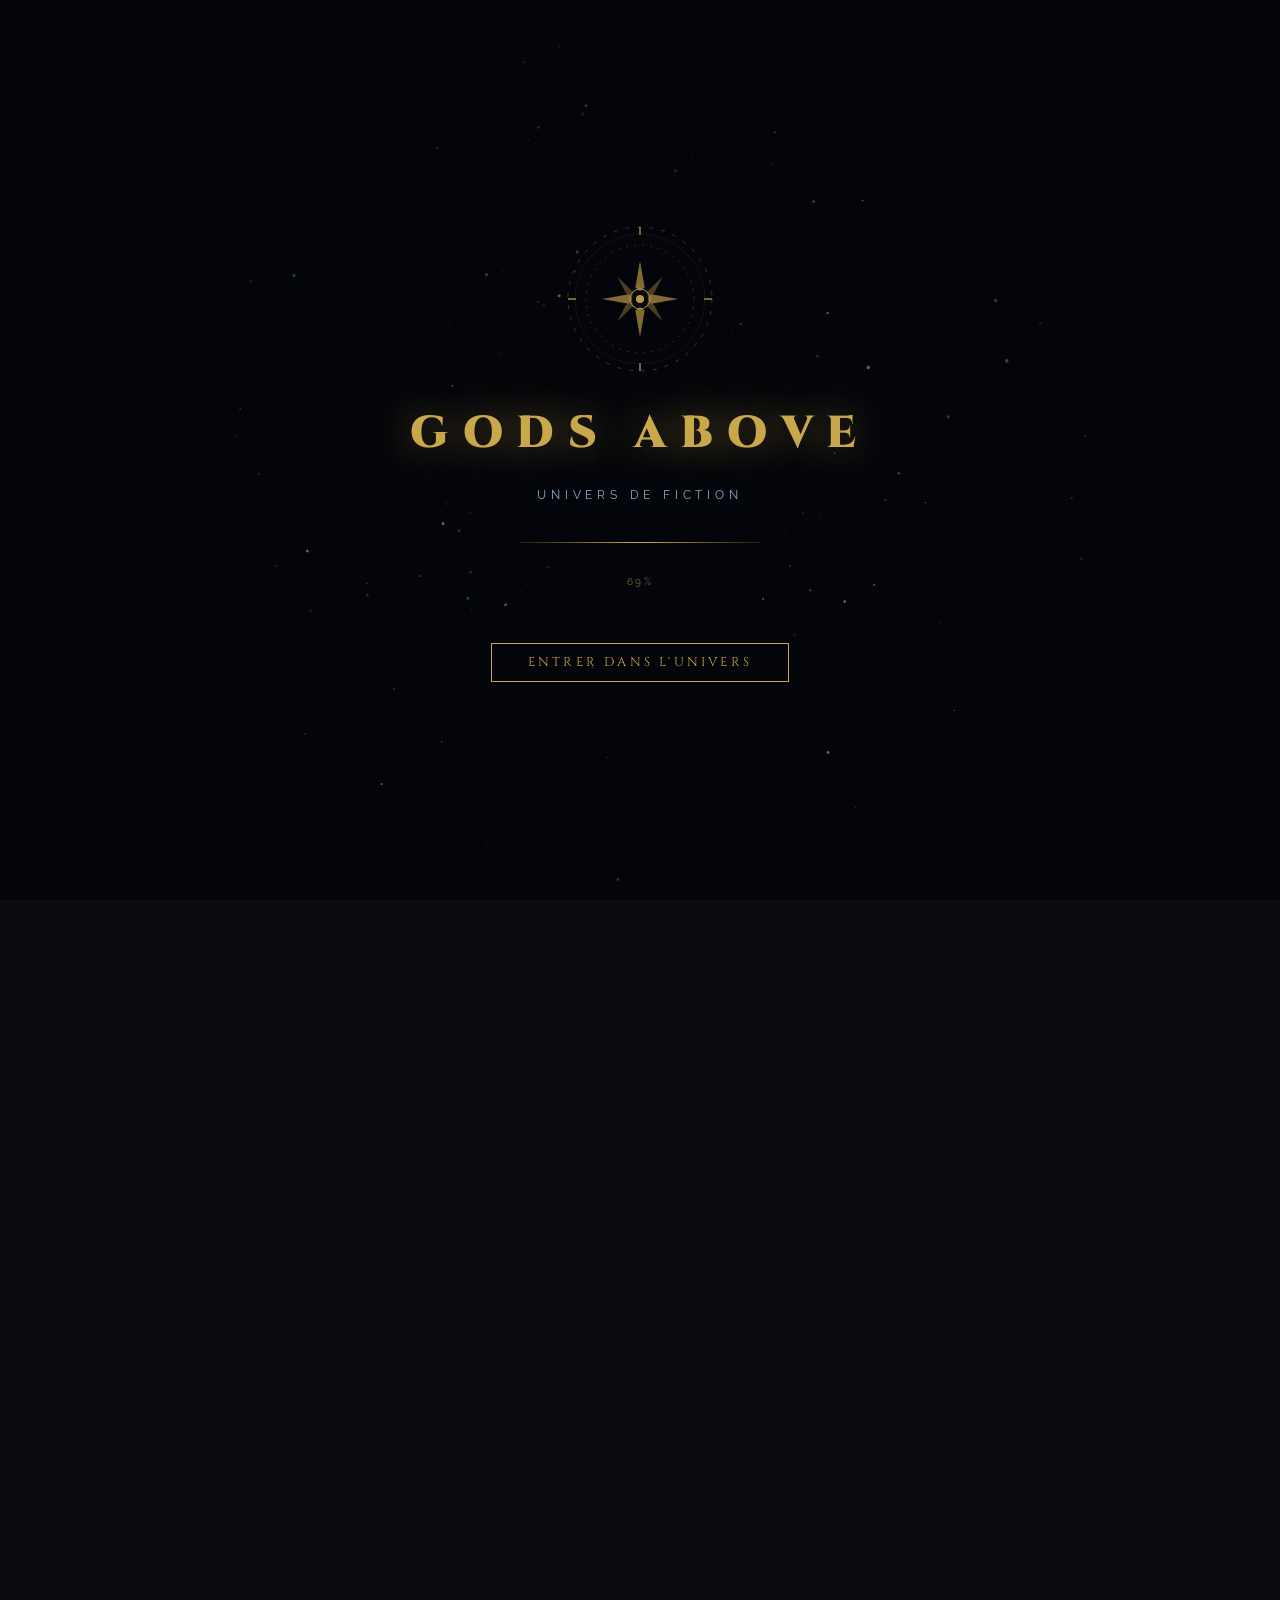
<file: index (2).html>
<!DOCTYPE html>
<html lang="fr">
<head>
  <meta charset="UTF-8" />
  <meta name="viewport" content="width=device-width, initial-scale=1.0" />
  <title>Gods Above — Univers de Fiction</title>

  <!--
  ═══════════════════════════════════════════════════════════════════
  GODS ABOVE — SITE RPG — NOTES POUR DÉVELOPPEUR / LLM
  ═══════════════════════════════════════════════════════════════════

  STRUCTURE ACTUELLE :
  - index.html         → Page d'entrée (ce fichier)
  - #screen-loading    → Écran de chargement avec particules et sceau
  - #page-main         → Page principale (hero, nav, sections)
  - #modal-lore        → Modal du contexte/lore
  - #modal-login       → Modal connexion/compte utilisateur
  - #modal-shop        → Modal boutique
  - #modal-calendar    → Modal calendrier chronologique interactif
  - #music-player      → Lecteur musical (bas droite)

  PAGES À CRÉER (liens prêts dans la nav) :
  - monde.html         → Monde & Lieux
  - personnages.html   → Personnages & Factions
  - magie.html         → Magie & Systèmes
  - race.html          → Race & Lignées
  - chronologie.html   → Chronologie & Histoire (version full page)

  SYSTÈME DE COMPTES :
  - La section login est actuellement en UI statique (demo)
  - Pour l'activer : brancher un backend (Node/Supabase/Firebase)
  - Les champs sont déjà structurés avec id="input-email", id="input-password"
  - Le bouton de connexion a id="btn-login"

  BOUTIQUE :
  - UI statique demo avec 3 articles placeholder
  - Pour étendre : ajouter des items dans .shop-grid avec classe .shop-item

  MUSIQUE :
  - Liste de pistes dans const PLAYLIST (JS, bas du fichier)
  - Remplacer les src par des vrais fichiers audio ou URLs
  - Le lecteur est #music-player (fixed, bas droite)

  CALENDRIER CHRONOLOGIQUE :
  - 5 ères définies dans const ERAS (JS, bas du fichier)
  - Chaque ère a : name, range, color, events[]
  - Pour ajouter une ère ou un événement, éditer ERAS

  PALETTES & TOKENS :
  --gold: #C9A84C
  --gold-light: #E8C96A
  --dark: #0A0B0F
  --panel: #12131A
  --panel-2: #1E1F28
  --text: #E8DFC7
  --text-muted: #8FA8C0
  --accent: #8FA8C0

  FONTS : Cinzel (titres), Raleway (corps) — Google Fonts
  ═══════════════════════════════════════════════════════════════════
  -->

  <link rel="preconnect" href="https://fonts.googleapis.com" />
  <link href="https://fonts.googleapis.com/css2?family=Cinzel:wght@400;600;700;900&family=Raleway:wght@300;400;500;600&family=Cinzel+Decorative:wght@400;700&display=swap" rel="stylesheet" />

  <style>
    /* ─── RESET & TOKENS ─── */
    *, *::before, *::after { box-sizing: border-box; margin: 0; padding: 0; }
    :root {
      --gold: #C9A84C;
      --gold-light: #E8C96A;
      --gold-dim: #7A622A;
      --dark: #0A0B0F;
      --panel: #12131A;
      --panel-2: #1E1F28;
      --border: rgba(201,168,76,0.25);
      --text: #E8DFC7;
      --text-muted: #8FA8C0;
      --accent: #8FA8C0;
      --danger: #C45C5C;
    }
    html { scroll-behavior: smooth; }
    body {
      background: var(--dark);
      color: var(--text);
      font-family: 'Raleway', sans-serif;
      font-weight: 400;
      overflow-x: hidden;
      min-height: 100vh;
    }
    ::selection { background: var(--gold-dim); color: var(--text); }

    /* ─── SCROLLBAR ─── */
    ::-webkit-scrollbar { width: 5px; }
    ::-webkit-scrollbar-track { background: var(--dark); }
    ::-webkit-scrollbar-thumb { background: var(--gold-dim); border-radius: 3px; }

    /* ════════════════════════════════════════
       LOADING SCREEN
    ════════════════════════════════════════ */
    #screen-loading {
      position: fixed; inset: 0; z-index: 9999;
      background: #04050A;
      display: flex; flex-direction: column;
      align-items: center; justify-content: center;
      transition: opacity 0.8s ease, visibility 0.8s ease;
    }
    #screen-loading.hidden { opacity: 0; visibility: hidden; pointer-events: none; }

    #loading-canvas {
      position: absolute; inset: 0;
      width: 100%; height: 100%;
    }

    .loading-seal {
      position: relative; z-index: 2;
      display: flex; flex-direction: column;
      align-items: center; gap: 24px;
    }

    .seal-svg {
      width: 160px; height: 160px;
      opacity: 0;
      animation: sealAppear 1.2s 0.5s ease forwards;
    }
    @keyframes sealAppear {
      from { opacity: 0; transform: scale(0.5) rotate(-30deg); }
      to   { opacity: 1; transform: scale(1) rotate(0deg); }
    }

    .seal-ring {
      animation: rotateSeal 8s linear infinite;
      transform-origin: center;
      transform-box: fill-box;
    }

    @keyframes rotateSeal { to { transform: rotate(360deg); } }

    .loading-title {
      font-family: 'Cinzel', serif;
      font-size: 2.8rem;
      font-weight: 900;
      letter-spacing: 0.3em;
      color: var(--gold);
      text-shadow: 0 0 40px rgba(201,168,76,0.6);
      opacity: 0;
      animation: fadeInUp 1s 1.2s ease forwards;
    }
    .loading-sub {
      font-family: 'Raleway', sans-serif;
      font-size: 0.75rem;
      letter-spacing: 0.4em;
      color: var(--text-muted);
      text-transform: uppercase;
      opacity: 0;
      animation: fadeInUp 1s 1.5s ease forwards;
    }

    .loading-bar-wrap {
      width: 240px; height: 1px;
      background: rgba(201,168,76,0.15);
      margin-top: 16px;
      opacity: 0;
      animation: fadeInUp 1s 1.7s ease forwards;
    }
    .loading-bar {
      height: 100%;
      background: linear-gradient(90deg, transparent, var(--gold), transparent);
      width: 0%;
      animation: loadBar 2.5s 2s ease forwards;
    }
    @keyframes loadBar { to { width: 100%; } }
    .loading-pct {
      font-size: 0.65rem;
      letter-spacing: 0.2em;
      color: var(--gold-dim);
      margin-top: 8px;
      opacity: 0;
      animation: fadeInUp 1s 1.7s ease forwards;
    }

    @keyframes fadeInUp {
      from { opacity: 0; transform: translateY(12px); }
      to   { opacity: 1; transform: translateY(0); }
    }

    .enter-btn {
      margin-top: 32px;
      padding: 10px 36px;
      border: 1px solid var(--gold);
      background: transparent;
      color: var(--gold);
      font-family: 'Cinzel', serif;
      font-size: 0.8rem;
      letter-spacing: 0.25em;
      cursor: pointer;
      opacity: 0;
      pointer-events: none;
      transition: background 0.3s, color 0.3s, box-shadow 0.3s;
      animation: fadeInUp 0.8s 4.6s ease forwards;
    }
    .enter-btn.ready { pointer-events: all; }
    .enter-btn:hover {
      background: var(--gold);
      color: var(--dark);
      box-shadow: 0 0 24px rgba(201,168,76,0.4);
    }

    /* ════════════════════════════════════════
       MAIN PAGE
    ════════════════════════════════════════ */
    #page-main {
      opacity: 0;
      transition: opacity 1s ease;
    }
    #page-main.visible { opacity: 1; }

    /* ─── HERO ─── */
    .hero {
      position: relative;
      min-height: 100vh;
      display: flex; flex-direction: column;
      align-items: center; justify-content: center;
      text-align: center;
      overflow: hidden;
    }

    .hero-bg {
      position: absolute; inset: 0;
      background:
        radial-gradient(ellipse 60% 50% at 50% 40%, rgba(201,168,76,0.06) 0%, transparent 70%),
        radial-gradient(ellipse 80% 60% at 20% 80%, rgba(143,168,192,0.04) 0%, transparent 60%),
        #0A0B0F;
    }

    /* Star field */
    .hero-stars {
      position: absolute; inset: 0;
      background-image:
        radial-gradient(1px 1px at 20% 30%, rgba(255,255,255,0.3) 0%, transparent 100%),
        radial-gradient(1px 1px at 80% 10%, rgba(255,255,255,0.2) 0%, transparent 100%),
        radial-gradient(1px 1px at 50% 70%, rgba(255,255,255,0.25) 0%, transparent 100%),
        radial-gradient(1px 1px at 10% 60%, rgba(255,255,255,0.2) 0%, transparent 100%),
        radial-gradient(1px 1px at 90% 50%, rgba(255,255,255,0.15) 0%, transparent 100%),
        radial-gradient(1.5px 1.5px at 35% 20%, rgba(201,168,76,0.4) 0%, transparent 100%),
        radial-gradient(1.5px 1.5px at 65% 80%, rgba(201,168,76,0.3) 0%, transparent 100%),
        radial-gradient(1px 1px at 75% 40%, rgba(143,168,192,0.3) 0%, transparent 100%);
    }

    .hero-content { position: relative; z-index: 2; padding: 0 24px; }

    .hero-eyebrow {
      font-size: 0.65rem;
      letter-spacing: 0.5em;
      color: var(--text-muted);
      text-transform: uppercase;
      margin-bottom: 20px;
      display: flex; align-items: center; gap: 16px; justify-content: center;
    }
    .hero-eyebrow::before,
    .hero-eyebrow::after {
      content: '';
      width: 60px; height: 1px;
      background: linear-gradient(90deg, transparent, var(--text-muted));
    }
    .hero-eyebrow::after { transform: scaleX(-1); }

    .hero-title {
      font-family: 'Cinzel', serif;
      font-size: clamp(3.5rem, 10vw, 8rem);
      font-weight: 900;
      letter-spacing: 0.25em;
      color: var(--gold);
      line-height: 1;
      text-shadow:
        0 0 60px rgba(201,168,76,0.3),
        0 0 120px rgba(201,168,76,0.1);
      margin-bottom: 16px;
    }

    .hero-subtitle {
      font-size: 0.75rem;
      letter-spacing: 0.45em;
      color: var(--text-muted);
      text-transform: uppercase;
      margin-bottom: 48px;
    }
    .hero-subtitle span { margin: 0 8px; }

    .hero-tagline {
      font-size: 1.05rem;
      font-weight: 300;
      color: var(--text);
      max-width: 520px;
      line-height: 1.8;
      margin: 0 auto 48px;
      opacity: 0.85;
    }

    .hero-ctas {
      display: flex; gap: 16px; justify-content: center; flex-wrap: wrap;
    }

    .btn {
      padding: 12px 32px;
      font-family: 'Cinzel', serif;
      font-size: 0.75rem;
      letter-spacing: 0.2em;
      text-transform: uppercase;
      cursor: pointer;
      transition: all 0.3s ease;
      text-decoration: none;
      display: inline-flex; align-items: center; gap: 8px;
    }
    .btn-primary {
      background: var(--gold);
      color: var(--dark);
      border: 1px solid var(--gold);
    }
    .btn-primary:hover {
      background: var(--gold-light);
      box-shadow: 0 0 32px rgba(201,168,76,0.4);
      transform: translateY(-1px);
    }
    .btn-ghost {
      background: transparent;
      color: var(--gold);
      border: 1px solid var(--border);
    }
    .btn-ghost:hover {
      border-color: var(--gold);
      background: rgba(201,168,76,0.06);
    }

    /* Scroll indicator */
    .hero-scroll {
      position: absolute;
      bottom: 32px; left: 50%;
      transform: translateX(-50%);
      display: flex; flex-direction: column;
      align-items: center; gap: 8px;
      color: var(--text-muted);
      font-size: 0.6rem;
      letter-spacing: 0.3em;
      text-transform: uppercase;
      z-index: 2;
      animation: scrollPulse 2s ease-in-out infinite;
    }
    .hero-scroll-line {
      width: 1px; height: 40px;
      background: linear-gradient(180deg, var(--gold-dim), transparent);
    }
    @keyframes scrollPulse {
      0%, 100% { opacity: 0.5; transform: translateX(-50%) translateY(0); }
      50% { opacity: 1; transform: translateX(-50%) translateY(4px); }
    }

    /* ─── NAV ─── */
    .site-nav {
      position: sticky; top: 0; z-index: 100;
      background: rgba(10,11,15,0.92);
      backdrop-filter: blur(12px);
      border-bottom: 1px solid var(--border);
      padding: 0 48px;
      display: flex; align-items: center; justify-content: space-between;
      height: 60px;
    }

    .nav-logo {
      font-family: 'Cinzel', serif;
      font-size: 1rem;
      font-weight: 700;
      letter-spacing: 0.2em;
      color: var(--gold);
      text-decoration: none;
    }

    .nav-links {
      display: flex; gap: 32px; list-style: none;
    }
    .nav-links a {
      font-size: 0.7rem;
      letter-spacing: 0.2em;
      text-transform: uppercase;
      color: var(--text-muted);
      text-decoration: none;
      transition: color 0.2s;
    }
    .nav-links a:hover { color: var(--gold); }

    .nav-actions {
      display: flex; gap: 12px; align-items: center;
    }
    .nav-btn {
      padding: 6px 18px;
      font-family: 'Cinzel', serif;
      font-size: 0.65rem;
      letter-spacing: 0.15em;
      cursor: pointer;
      transition: all 0.2s;
      text-transform: uppercase;
      border: none;
    }
    .nav-btn-outline {
      background: transparent;
      color: var(--gold);
      border: 1px solid var(--border);
    }
    .nav-btn-outline:hover { border-color: var(--gold); background: rgba(201,168,76,0.06); }
    .nav-btn-fill {
      background: var(--gold);
      color: var(--dark);
      font-weight: 600;
    }
    .nav-btn-fill:hover { background: var(--gold-light); }

    /* ─── SECTION: LORE PREVIEW ─── */
    .section {
      padding: 100px 48px;
      max-width: 1280px;
      margin: 0 auto;
    }

    .section-eyebrow {
      font-size: 0.6rem;
      letter-spacing: 0.5em;
      color: var(--gold-dim);
      text-transform: uppercase;
      margin-bottom: 16px;
    }
    .section-title {
      font-family: 'Cinzel', serif;
      font-size: clamp(1.8rem, 4vw, 2.8rem);
      font-weight: 700;
      color: var(--text);
      margin-bottom: 24px;
      line-height: 1.2;
    }
    .section-title em { color: var(--gold); font-style: normal; }

    /* Lore cards */
    .lore-grid {
      display: grid;
      grid-template-columns: repeat(auto-fit, minmax(280px, 1fr));
      gap: 1px;
      border: 1px solid var(--border);
      margin-top: 60px;
    }
    .lore-card {
      padding: 40px 32px;
      background: var(--panel);
      display: flex; flex-direction: column; gap: 16px;
      cursor: pointer;
      transition: background 0.3s, transform 0.3s;
      text-decoration: none;
      color: inherit;
      position: relative;
      overflow: hidden;
    }
    .lore-card::before {
      content: '';
      position: absolute; top: 0; left: 0;
      width: 100%; height: 2px;
      background: var(--gold);
      transform: scaleX(0);
      transform-origin: left;
      transition: transform 0.3s ease;
    }
    .lore-card:hover { background: var(--panel-2); }
    .lore-card:hover::before { transform: scaleX(1); }

    .lore-card-icon { font-size: 1.6rem; }
    .lore-card-title {
      font-family: 'Cinzel', serif;
      font-size: 0.75rem;
      letter-spacing: 0.2em;
      color: var(--gold);
      text-transform: uppercase;
    }
    .lore-card-desc {
      font-size: 0.85rem;
      line-height: 1.7;
      color: var(--text-muted);
    }
    .lore-card-arrow {
      margin-top: auto;
      font-size: 0.7rem;
      letter-spacing: 0.2em;
      color: var(--gold-dim);
      text-transform: uppercase;
    }

    /* ─── SECTION: CHRONOLOGIE PREVIEW ─── */
    .era-timeline {
      display: flex;
      gap: 0;
      margin-top: 60px;
      position: relative;
    }
    .era-timeline::before {
      content: '';
      position: absolute;
      top: 22px; left: 0; right: 0;
      height: 1px;
      background: linear-gradient(90deg, transparent, var(--border), transparent);
    }
    .era-item {
      flex: 1;
      display: flex;
      flex-direction: column;
      align-items: center;
      gap: 16px;
      position: relative;
      cursor: pointer;
      padding: 0 8px 32px;
    }
    .era-dot {
      width: 12px; height: 12px;
      border-radius: 50%;
      border: 2px solid var(--gold);
      background: var(--dark);
      flex-shrink: 0;
      transition: background 0.3s;
      position: relative; z-index: 1;
    }
    .era-item:hover .era-dot { background: var(--gold); }
    .era-name {
      font-family: 'Cinzel', serif;
      font-size: 0.65rem;
      letter-spacing: 0.1em;
      color: var(--text-muted);
      text-align: center;
      text-transform: uppercase;
      transition: color 0.3s;
    }
    .era-item:hover .era-name { color: var(--gold); }

    /* ─── DIVIDER ─── */
    .divider {
      height: 1px;
      background: linear-gradient(90deg, transparent, var(--border), transparent);
      margin: 0 48px;
    }

    /* ════════════════════════════════════════
       MODALS
    ════════════════════════════════════════ */
    .modal-overlay {
      position: fixed; inset: 0; z-index: 500;
      background: rgba(4,5,10,0.85);
      backdrop-filter: blur(8px);
      display: none; align-items: center; justify-content: center;
      padding: 24px;
    }
    .modal-overlay.open { display: flex; }

    .modal {
      background: var(--panel);
      border: 1px solid var(--border);
      max-width: 720px; width: 100%;
      max-height: 85vh;
      overflow-y: auto;
      position: relative;
    }

    .modal-header {
      padding: 32px 40px 24px;
      border-bottom: 1px solid var(--border);
      display: flex; align-items: center; justify-content: space-between;
    }
    .modal-title {
      font-family: 'Cinzel', serif;
      font-size: 1.1rem;
      letter-spacing: 0.2em;
      color: var(--gold);
      text-transform: uppercase;
    }
    .modal-close {
      background: none; border: none;
      color: var(--text-muted); font-size: 1.2rem;
      cursor: pointer; padding: 4px 8px;
      transition: color 0.2s;
      line-height: 1;
    }
    .modal-close:hover { color: var(--gold); }

    .modal-body { padding: 40px; }

    /* LORE MODAL */
    .lore-text {
      font-size: 0.95rem;
      line-height: 1.95;
      color: var(--text);
      font-weight: 300;
    }
    .lore-text p { margin-bottom: 20px; }
    .lore-text p:last-child { margin-bottom: 0; }
    .lore-text strong { color: var(--gold); font-weight: 600; }

    /* LOGIN MODAL */
    .auth-tabs {
      display: flex; gap: 0;
      border-bottom: 1px solid var(--border);
      margin-bottom: 32px;
    }
    .auth-tab {
      padding: 10px 24px;
      font-family: 'Cinzel', serif;
      font-size: 0.7rem;
      letter-spacing: 0.15em;
      text-transform: uppercase;
      cursor: pointer;
      border: none; background: none;
      color: var(--text-muted);
      border-bottom: 2px solid transparent;
      margin-bottom: -1px;
      transition: color 0.2s, border-color 0.2s;
    }
    .auth-tab.active { color: var(--gold); border-bottom-color: var(--gold); }

    .form-group { margin-bottom: 20px; }
    .form-label {
      display: block;
      font-size: 0.65rem;
      letter-spacing: 0.2em;
      text-transform: uppercase;
      color: var(--text-muted);
      margin-bottom: 8px;
    }
    .form-input {
      width: 100%; padding: 12px 16px;
      background: var(--panel-2);
      border: 1px solid var(--border);
      color: var(--text);
      font-family: 'Raleway', sans-serif;
      font-size: 0.9rem;
      outline: none;
      transition: border-color 0.2s;
    }
    .form-input:focus { border-color: var(--gold); }

    .form-submit {
      width: 100%; padding: 14px;
      background: var(--gold);
      color: var(--dark);
      border: none;
      font-family: 'Cinzel', serif;
      font-size: 0.8rem;
      letter-spacing: 0.2em;
      text-transform: uppercase;
      cursor: pointer;
      font-weight: 700;
      transition: background 0.2s, box-shadow 0.2s;
      margin-top: 8px;
    }
    .form-submit:hover { background: var(--gold-light); box-shadow: 0 0 24px rgba(201,168,76,0.3); }

    .form-divider {
      text-align: center;
      color: var(--text-muted);
      font-size: 0.7rem;
      margin: 20px 0;
      letter-spacing: 0.2em;
    }

    /* SHOP MODAL */
    .modal-shop { max-width: 900px; }
    .shop-grid {
      display: grid;
      grid-template-columns: repeat(auto-fill, minmax(220px, 1fr));
      gap: 16px;
    }
    .shop-item {
      background: var(--panel-2);
      border: 1px solid var(--border);
      padding: 24px;
      transition: border-color 0.2s, transform 0.2s;
      cursor: pointer;
    }
    .shop-item:hover { border-color: var(--gold); transform: translateY(-2px); }
    .shop-item-img {
      width: 100%; aspect-ratio: 1;
      background: var(--dark);
      border: 1px solid var(--border);
      display: flex; align-items: center; justify-content: center;
      font-size: 2.5rem;
      margin-bottom: 16px;
    }
    .shop-item-name {
      font-family: 'Cinzel', serif;
      font-size: 0.8rem;
      letter-spacing: 0.1em;
      color: var(--text);
      margin-bottom: 6px;
    }
    .shop-item-desc {
      font-size: 0.75rem;
      color: var(--text-muted);
      line-height: 1.5;
      margin-bottom: 12px;
    }
    .shop-item-price {
      font-family: 'Cinzel', serif;
      font-size: 0.9rem;
      color: var(--gold);
    }

    /* CALENDAR MODAL */
    .modal-calendar { max-width: 960px; }
    .calendar-eras {
      display: flex;
      gap: 4px;
      margin-bottom: 32px;
      flex-wrap: wrap;
    }
    .cal-era-btn {
      padding: 8px 16px;
      font-family: 'Cinzel', serif;
      font-size: 0.65rem;
      letter-spacing: 0.15em;
      text-transform: uppercase;
      cursor: pointer;
      border: 1px solid var(--border);
      background: transparent;
      color: var(--text-muted);
      transition: all 0.2s;
    }
    .cal-era-btn.active, .cal-era-btn:hover {
      background: var(--gold);
      color: var(--dark);
      border-color: var(--gold);
    }
    .cal-era-content {
      min-height: 300px;
    }
    .cal-era-header {
      margin-bottom: 24px;
      padding-bottom: 16px;
      border-bottom: 1px solid var(--border);
    }
    .cal-era-name {
      font-family: 'Cinzel', serif;
      font-size: 1.4rem;
      color: var(--gold);
      margin-bottom: 4px;
    }
    .cal-era-range {
      font-size: 0.75rem;
      letter-spacing: 0.2em;
      color: var(--text-muted);
    }
    .cal-era-desc {
      font-size: 0.9rem;
      line-height: 1.8;
      color: var(--text);
      margin-bottom: 24px;
      font-weight: 300;
    }
    .cal-events {
      display: flex; flex-direction: column; gap: 12px;
    }
    .cal-event {
      display: flex; gap: 20px; align-items: flex-start;
      padding: 16px 20px;
      background: var(--panel-2);
      border-left: 2px solid var(--gold-dim);
      transition: border-color 0.2s;
      cursor: default;
    }
    .cal-event:hover { border-left-color: var(--gold); }
    .cal-event-year {
      font-family: 'Cinzel', serif;
      font-size: 0.75rem;
      color: var(--gold);
      flex-shrink: 0;
      min-width: 80px;
    }
    .cal-event-text {
      font-size: 0.85rem;
      line-height: 1.6;
      color: var(--text);
    }
    .cal-event-title {
      font-weight: 600;
      color: var(--text);
      margin-bottom: 2px;
    }
    .cal-event-desc {
      color: var(--text-muted);
      font-size: 0.8rem;
    }

    /* ════════════════════════════════════════
       MUSIC PLAYER
    ════════════════════════════════════════ */
    #music-player {
      position: fixed;
      bottom: 24px; right: 24px;
      z-index: 200;
      display: flex; flex-direction: column;
      align-items: flex-end;
    }

    .music-toggle {
      width: 48px; height: 48px;
      background: var(--panel);
      border: 1px solid var(--border);
      color: var(--gold);
      font-size: 1.2rem;
      cursor: pointer;
      display: flex; align-items: center; justify-content: center;
      transition: all 0.2s;
    }
    .music-toggle:hover { border-color: var(--gold); background: var(--panel-2); }

    .music-panel {
      background: var(--panel);
      border: 1px solid var(--border);
      width: 280px;
      margin-bottom: 8px;
      display: none;
      flex-direction: column;
    }
    .music-panel.open { display: flex; }

    .music-panel-header {
      padding: 12px 16px;
      border-bottom: 1px solid var(--border);
      font-family: 'Cinzel', serif;
      font-size: 0.65rem;
      letter-spacing: 0.2em;
      color: var(--gold);
      text-transform: uppercase;
    }

    .music-track-info {
      padding: 12px 16px;
      border-bottom: 1px solid var(--border);
    }
    .music-track-name {
      font-size: 0.8rem;
      color: var(--text);
      white-space: nowrap;
      overflow: hidden;
      text-overflow: ellipsis;
    }
    .music-artist {
      font-size: 0.7rem;
      color: var(--text-muted);
    }

    .music-controls {
      display: flex; align-items: center; justify-content: center;
      gap: 16px; padding: 12px;
      border-bottom: 1px solid var(--border);
    }
    .music-ctrl {
      background: none; border: none;
      color: var(--text-muted);
      font-size: 1rem; cursor: pointer;
      transition: color 0.2s;
      padding: 4px;
    }
    .music-ctrl:hover { color: var(--gold); }
    .music-ctrl.play {
      width: 36px; height: 36px;
      border: 1px solid var(--border);
      border-radius: 50%;
      color: var(--gold);
      display: flex; align-items: center; justify-content: center;
    }
    .music-ctrl.play:hover { background: var(--gold); color: var(--dark); }

    .music-progress {
      padding: 8px 16px;
      display: flex; align-items: center; gap: 8px;
    }
    .music-bar {
      flex: 1; height: 2px;
      background: var(--border);
      cursor: pointer;
      position: relative;
    }
    .music-bar-fill {
      height: 100%;
      background: var(--gold);
      width: 0%;
      transition: width 0.3s linear;
    }
    .music-time {
      font-size: 0.6rem;
      color: var(--text-muted);
      flex-shrink: 0;
    }

    .music-volume {
      padding: 8px 16px;
      display: flex; align-items: center; gap: 8px;
    }
    .music-vol-icon { font-size: 0.75rem; color: var(--text-muted); }
    .music-vol-bar {
      flex: 1; height: 2px;
      background: var(--border);
      cursor: pointer;
    }
    .music-vol-fill {
      height: 100%;
      background: var(--gold-dim);
      width: 70%;
    }

    .music-playlist {
      max-height: 160px;
      overflow-y: auto;
    }
    .music-playlist-item {
      padding: 8px 16px;
      font-size: 0.75rem;
      color: var(--text-muted);
      cursor: pointer;
      transition: color 0.2s, background 0.2s;
      border-bottom: 1px solid rgba(201,168,76,0.06);
      white-space: nowrap;
      overflow: hidden;
      text-overflow: ellipsis;
    }
    .music-playlist-item:hover { color: var(--gold); background: rgba(201,168,76,0.04); }
    .music-playlist-item.active { color: var(--gold); }

    /* ─── FOOTER ─── */
    .footer {
      border-top: 1px solid var(--border);
      padding: 40px 48px;
      display: flex; align-items: center; justify-content: space-between;
      flex-wrap: wrap; gap: 16px;
    }
    .footer-logo {
      font-family: 'Cinzel', serif;
      font-size: 0.9rem;
      letter-spacing: 0.25em;
      color: var(--gold-dim);
    }
    .footer-links {
      display: flex; gap: 24px; list-style: none;
    }
    .footer-links a {
      font-size: 0.65rem;
      letter-spacing: 0.2em;
      text-transform: uppercase;
      color: var(--text-muted);
      text-decoration: none;
      transition: color 0.2s;
    }
    .footer-links a:hover { color: var(--gold); }
    .footer-copy {
      font-size: 0.6rem;
      color: var(--text-muted);
      opacity: 0.5;
    }

    /* ─── RESPONSIVE ─── */
    @media (max-width: 768px) {
      .site-nav { padding: 0 20px; }
      .nav-links { display: none; }
      .section { padding: 60px 24px; }
      .hero-title { font-size: 3rem; }
      .era-timeline { flex-wrap: wrap; }
      .era-item { flex: 0 0 50%; }
      .footer { flex-direction: column; text-align: center; }
    }

    @media (prefers-reduced-motion: reduce) {
      *, *::before, *::after { animation-duration: 0.01ms !important; }
    }
  </style>
</head>
<body>

<!-- ════════════════════════════════════
     LOADING SCREEN
════════════════════════════════════ -->
<div id="screen-loading">
  <canvas id="loading-canvas"></canvas>

  <div class="loading-seal">
    <!-- Sceau SVG animé -->
    <svg class="seal-svg" viewBox="0 0 160 160" fill="none" xmlns="http://www.w3.org/2000/svg">
      <!-- Anneau extérieur rotatif -->
      <g class="seal-ring">
        <circle cx="80" cy="80" r="72" stroke="#C9A84C" stroke-width="0.5" stroke-dasharray="4 8" opacity="0.6"/>
        <circle cx="80" cy="80" r="65" stroke="#C9A84C" stroke-width="0.3" opacity="0.3"/>
        <!-- Marques -->
        <line x1="80" y1="8" x2="80" y2="16" stroke="#C9A84C" stroke-width="1.5" opacity="0.8"/>
        <line x1="152" y1="80" x2="144" y2="80" stroke="#C9A84C" stroke-width="1.5" opacity="0.8"/>
        <line x1="80" y1="152" x2="80" y2="144" stroke="#C9A84C" stroke-width="1.5" opacity="0.8"/>
        <line x1="8" y1="80" x2="16" y2="80" stroke="#C9A84C" stroke-width="1.5" opacity="0.8"/>
      </g>
      <!-- Anneau intérieur contra-rotatif -->
      <g style="animation: rotateSeal 5s linear infinite reverse; transform-origin:80px 80px;">
        <circle cx="80" cy="80" r="54" stroke="#C9A84C" stroke-width="0.5" stroke-dasharray="2 6" opacity="0.5"/>
      </g>
      <!-- Étoile centrale -->
      <g opacity="0.9">
        <path d="M80 42 L84.7 68.5 L80 72 L75.3 68.5 Z" fill="#C9A84C" opacity="0.7"/>
        <path d="M80 118 L84.7 91.5 L80 88 L75.3 91.5 Z" fill="#C9A84C" opacity="0.7"/>
        <path d="M42 80 L68.5 75.3 L72 80 L68.5 84.7 Z" fill="#C9A84C" opacity="0.7"/>
        <path d="M118 80 L91.5 75.3 L88 80 L91.5 84.7 Z" fill="#C9A84C" opacity="0.7"/>
        <!-- Diagonales -->
        <path d="M57.4 57.4 L72.8 72.8 L72 80 L65.5 73.5 Z" fill="#C9A84C" opacity="0.4"/>
        <path d="M102.6 57.4 L87.2 72.8 L88 80 L94.5 73.5 Z" fill="#C9A84C" opacity="0.4"/>
        <path d="M57.4 102.6 L72.8 87.2 L72 80 L65.5 86.5 Z" fill="#C9A84C" opacity="0.4"/>
        <path d="M102.6 102.6 L87.2 87.2 L88 80 L94.5 86.5 Z" fill="#C9A84C" opacity="0.4"/>
        <!-- Cercle central -->
        <circle cx="80" cy="80" r="10" fill="none" stroke="#C9A84C" stroke-width="1"/>
        <circle cx="80" cy="80" r="4" fill="#C9A84C"/>
      </g>
    </svg>

    <div class="loading-title">GODS ABOVE</div>
    <div class="loading-sub">Univers de Fiction</div>

    <div class="loading-bar-wrap">
      <div class="loading-bar" id="loading-bar"></div>
    </div>
    <div class="loading-pct" id="loading-pct">0%</div>

    <button class="enter-btn" id="enter-btn" onclick="enterSite()">
      ENTRER DANS L'UNIVERS
    </button>
  </div>
</div>

<!-- ════════════════════════════════════
     MAIN PAGE
════════════════════════════════════ -->
<div id="page-main">

  <!-- NAV -->
  <nav class="site-nav">
    <a href="#" class="nav-logo">GODS ABOVE</a>
    <ul class="nav-links">
      <!-- Pour ajouter des pages : dupliquer un <li> et modifier href + texte -->
      <li><a href="monde.html">Monde & Lieux</a></li>
      <li><a href="personnages.html">Personnages</a></li>
      <li><a href="magie.html">Magie</a></li>
      <li><a href="race.html">Race</a></li>
      <li><a href="chronologie.html">Chronologie</a></li>
    </ul>
    <div class="nav-actions">
      <button class="nav-btn nav-btn-outline" onclick="openModal('modal-shop')">Boutique</button>
      <button class="nav-btn nav-btn-fill" onclick="openModal('modal-login')">Connexion</button>
    </div>
  </nav>

  <!-- HERO -->
  <section class="hero">
    <div class="hero-bg"></div>
    <div class="hero-stars"></div>

    <div class="hero-content">
      <div class="hero-eyebrow">Univers de Fiction</div>
      <h1 class="hero-title">GODS ABOVE</h1>
      <div class="hero-subtitle">
        <span>Neo Gods</span>·<span>Roleplay</span>·<span>Lore</span>
      </div>
      <p class="hero-tagline">
        Ils s'endormirent humains. Ils se réveillèrent dieux.<br/>
        Mille ans de silence les ont transformés — le monde ne les reconnaît plus.
      </p>
      <div class="hero-ctas">
        <button class="btn btn-primary" onclick="openModal('modal-lore')">Découvrir le Lore</button>
        <button class="btn btn-ghost" onclick="openModal('modal-login')">Rejoindre l'Univers</button>
      </div>
    </div>

    <div class="hero-scroll">
      <div class="hero-scroll-line"></div>
      Explorer
    </div>
  </section>

  <!-- SECTION: EXPLORER -->
  <section class="section">
    <div class="section-eyebrow">Explorer l'Univers</div>
    <h2 class="section-title">Un monde né des <em>cendres</em><br/>d'une civilisation oubliée</h2>

    <div class="lore-grid">
      <!-- Pour ajouter une catégorie : dupliquer .lore-card -->
      <a href="monde.html" class="lore-card">
        <div class="lore-card-icon">🌍</div>
        <div class="lore-card-title">Monde & Lieux</div>
        <p class="lore-card-desc">Royaumes, cités-états, ruines technologiques et territoires sauvages façonnés par mille ans d'oubli et de magie naissante.</p>
        <div class="lore-card-arrow">Explorer →</div>
      </a>
      <a href="personnages.html" class="lore-card">
        <div class="lore-card-icon">⚜️</div>
        <div class="lore-card-title">Personnages & Factions</div>
        <p class="lore-card-desc">Les Neo Gods reveillés, les cultes qui les vénèrent, les factions qui les craignent. Chaque faction a ses propres ambitions.</p>
        <div class="lore-card-arrow">Rencontrer →</div>
      </a>
      <a href="magie.html" class="lore-card">
        <div class="lore-card-icon">✦</div>
        <div class="lore-card-title">Magie & Systèmes</div>
        <p class="lore-card-desc">Issue de siècles de pollution chimique et radioactive, la magie imprègne tout — et les dormants en sont saturés.</p>
        <div class="lore-card-arrow">Comprendre →</div>
      </a>
      <a href="race.html" class="lore-card">
        <div class="lore-card-icon">🐺</div>
        <div class="lore-card-title">Race & Lignées</div>
        <p class="lore-card-desc">Humains, dormants éveillés et créatures façonnées par la magie naissante — chaque race porte les marques de mille ans de mutation.</p>
        <div class="lore-card-arrow">Découvrir →</div>
      </a>
      <a href="chronologie.html" class="lore-card">
        <div class="lore-card-icon">📜</div>
        <div class="lore-card-title">Chronologie & Histoire</div>
        <p class="lore-card-desc">De l'Ancienne Ère à la Nouvelle Aube — cinq époques qui ont redessiné les contours d'un monde que personne ne reconnaît plus.</p>
        <div class="lore-card-arrow">Traverser →</div>
      </a>
    </div>
  </section>

  <div class="divider"></div>

  <!-- SECTION: CHRONOLOGIE APERÇU -->
  <section class="section">
    <div class="section-eyebrow">Les Grandes Époques</div>
    <h2 class="section-title">Cinq ères. Un seul fil.</h2>

    <div class="era-timeline">
      <div class="era-item" onclick="openCalendar(0)">
        <div class="era-dot"></div>
        <div class="era-name">Ancienne Ère</div>
      </div>
      <div class="era-item" onclick="openCalendar(1)">
        <div class="era-dot"></div>
        <div class="era-name">Ère des Cataclysmes</div>
      </div>
      <div class="era-item" onclick="openCalendar(2)">
        <div class="era-dot"></div>
        <div class="era-name">Ère du Faux Espoir</div>
      </div>
      <div class="era-item" onclick="openCalendar(3)">
        <div class="era-dot"></div>
        <div class="era-name">Ère du Déclin</div>
      </div>
      <div class="era-item" onclick="openCalendar(4)">
        <div class="era-dot"></div>
        <div class="era-name">Nouvelle Aube — 7060</div>
      </div>
    </div>
  </section>

  <!-- FOOTER -->
  <footer class="footer">
    <div class="footer-logo">GODS ABOVE</div>
    <ul class="footer-links">
      <li><a href="#" onclick="openModal('modal-lore'); return false;">Lore</a></li>
      <li><a href="#" onclick="openModal('modal-calendar'); return false;">Calendrier</a></li>
      <li><a href="#" onclick="openModal('modal-shop'); return false;">Boutique</a></li>
      <li><a href="#" onclick="openModal('modal-login'); return false;">Compte</a></li>
    </ul>
    <div class="footer-copy">© Gods Above — Univers de Fiction</div>
  </footer>

</div><!-- /page-main -->


<!-- ════════════════════════════════════
     MODAL: LORE / CONTEXTE
════════════════════════════════════ -->
<div class="modal-overlay" id="modal-lore" onclick="closeModalOverlay(event, 'modal-lore')">
  <div class="modal">
    <div class="modal-header">
      <span class="modal-title">Contexte — L'Origine</span>
      <button class="modal-close" onclick="closeModal('modal-lore')">✕</button>
    </div>
    <div class="modal-body">
      <div class="lore-text">
        <p>À la fin du <strong>21ème siècle</strong>, le monde s'effondrait. Guerres, famines, pollution, migrations — la civilisation humaine agonisait lentement. Ceux qui en avaient les moyens choisirent de fuir, non pas le pays, mais le temps lui-même. Des milliers de personnes entrèrent dans des chambres de stase, espérant se réveiller dans un monde sauvé.</p>
        <p>Ils ne savaient pas qu'ils dormiraient <strong>plus de mille ans</strong>.</p>
        <p>Le monde qu'ils retrouvèrent était méconnaissable. Les nations avaient disparu, remplacées par des royaumes, des cultes et des tribus. La technologie n'était plus qu'un souvenir enfoui sous les ruines. Mais quelque chose de nouveau était né dans l'intervalle — une énergie diffuse, issue de siècles de pollution chimique et radioactive, que les habitants de ce monde appelaient <strong>magie</strong>.</p>
        <p>Et cette magie, les dormants l'avaient absorbée pendant mille ans sans le savoir, à travers les parois de leurs capsules, dans leur sommeil.</p>
        <p>Ils se réveillèrent <strong>changés. Transformés.</strong> D'une puissance que les habitants de ce nouveau monde n'avaient jamais vue. Ces derniers n'avaient qu'un mot pour les désigner : des dieux.</p>
        <p>On les appelle les <strong>Neo Gods</strong>. Ils se souviennent d'avoir été humains. Le monde, lui, ne les voit plus comme tels.</p>
      </div>
    </div>
  </div>
</div>

<!-- ════════════════════════════════════
     MODAL: CONNEXION / COMPTE
════════════════════════════════════ -->
<div class="modal-overlay" id="modal-login" onclick="closeModalOverlay(event, 'modal-login')">
  <div class="modal">
    <div class="modal-header">
      <span class="modal-title">Espace Joueur</span>
      <button class="modal-close" onclick="closeModal('modal-login')">✕</button>
    </div>
    <div class="modal-body">
      <div class="auth-tabs">
        <button class="auth-tab active" onclick="switchTab('tab-login', this)">Connexion</button>
        <button class="auth-tab" onclick="switchTab('tab-register', this)">Créer un compte</button>
        <!--
          Pour ajouter des onglets (ex: "Profil", "Inventaire") :
          1. Ajouter un bouton .auth-tab ici
          2. Ajouter un div.tab-panel avec id correspondant en dessous
        -->
      </div>

      <!-- LOGIN TAB -->
      <div id="tab-login" class="tab-panel">
        <div class="form-group">
          <label class="form-label" for="input-email">Adresse Email</label>
          <input class="form-input" type="email" id="input-email" placeholder="neo@godsabove.world"/>
        </div>
        <div class="form-group">
          <label class="form-label" for="input-password">Mot de Passe</label>
          <input class="form-input" type="password" id="input-password" placeholder="••••••••"/>
        </div>
        <!--
          BACKEND CONNEXION :
          Remplacer onclick par un appel fetch() vers votre API d'authentification
          Ex: fetch('/api/auth/login', { method: 'POST', body: JSON.stringify({email, password}) })
        -->
        <button class="form-submit" id="btn-login" onclick="handleLogin()">Se Connecter</button>
        <div class="form-divider">— ou —</div>
        <button class="form-submit" style="background:var(--panel-2); color:var(--text-muted); border:1px solid var(--border);">
          Continuer en tant qu'Invité
        </button>
      </div>

      <!-- REGISTER TAB -->
      <div id="tab-register" class="tab-panel" style="display:none;">
        <div class="form-group">
          <label class="form-label" for="reg-username">Nom du Joueur</label>
          <input class="form-input" type="text" id="reg-username" placeholder="Votre épithète dans ce monde..."/>
        </div>
        <div class="form-group">
          <label class="form-label" for="reg-email">Email</label>
          <input class="form-input" type="email" id="reg-email" placeholder="neo@godsabove.world"/>
        </div>
        <div class="form-group">
          <label class="form-label" for="reg-password">Mot de Passe</label>
          <input class="form-input" type="password" id="reg-password" placeholder="••••••••"/>
        </div>
        <button class="form-submit" onclick="handleRegister()">Rejoindre l'Univers</button>
      </div>
    </div>
  </div>
</div>

<!-- ════════════════════════════════════
     MODAL: BOUTIQUE
════════════════════════════════════ -->
<div class="modal-overlay" id="modal-shop" onclick="closeModalOverlay(event, 'modal-shop')">
  <div class="modal modal-shop">
    <div class="modal-header">
      <span class="modal-title">Boutique — Artéfacts & Reliques</span>
      <button class="modal-close" onclick="closeModal('modal-shop')">✕</button>
    </div>
    <div class="modal-body">
      <!--
        BOUTIQUE :
        Pour ajouter des articles, dupliquer un .shop-item et modifier le contenu.
        Pour un vrai système de paiement : brancher Stripe ou un équivalent.
        Le panier peut être géré en localStorage ou via un backend.
      -->
      <div class="shop-grid" id="shop-grid">
        <div class="shop-item">
          <div class="shop-item-img">⚡</div>
          <div class="shop-item-name">Fragment d'Éveil</div>
          <p class="shop-item-desc">Un éclat d'énergie concentrée, reste d'une capsule de stase brisée.</p>
          <div class="shop-item-price">250 ⬡</div>
        </div>
        <div class="shop-item">
          <div class="shop-item-img">📖</div>
          <div class="shop-item-name">Codex des Dormants</div>
          <p class="shop-item-desc">Transcription des rêves d'un Neo God durant ses mille ans de sommeil.</p>
          <div class="shop-item-price">580 ⬡</div>
        </div>
        <div class="shop-item">
          <div class="shop-item-img">🔮</div>
          <div class="shop-item-name">Sceau de Faction</div>
          <p class="shop-item-desc">Marque de reconnaissance pour une faction de votre choix.</p>
          <div class="shop-item-price">120 ⬡</div>
        </div>
        <div class="shop-item">
          <div class="shop-item-img">🗡️</div>
          <div class="shop-item-name">Relique Technologique</div>
          <p class="shop-item-desc">Artéfact de l'Ancienne Ère, encore chargé d'une énergie incompréhensible.</p>
          <div class="shop-item-price">1200 ⬡</div>
        </div>
        <div class="shop-item">
          <div class="shop-item-img">✦</div>
          <div class="shop-item-name">Titre Divin</div>
          <p class="shop-item-desc">Un épithète unique accordé à votre personnage par les anciens du serveur.</p>
          <div class="shop-item-price">800 ⬡</div>
        </div>
        <div class="shop-item">
          <div class="shop-item-img">🌑</div>
          <div class="shop-item-name">Capsule de Stase (Déco)</div>
          <p class="shop-item-desc">Modèle réduit d'une chambre de stase pour votre profil de joueur.</p>
          <div class="shop-item-price">350 ⬡</div>
        </div>
      </div>
    </div>
  </div>
</div>

<!-- ════════════════════════════════════
     MODAL: CALENDRIER CHRONOLOGIQUE
════════════════════════════════════ -->
<div class="modal-overlay" id="modal-calendar" onclick="closeModalOverlay(event, 'modal-calendar')">
  <div class="modal modal-calendar">
    <div class="modal-header">
      <span class="modal-title">Chronologie — Les Grandes Époques</span>
      <button class="modal-close" onclick="closeModal('modal-calendar')">✕</button>
    </div>
    <div class="modal-body">
      <div class="calendar-eras" id="calendar-eras">
        <!-- Généré dynamiquement par JS -->
      </div>
      <div class="cal-era-content" id="cal-era-content">
        <!-- Généré dynamiquement par JS -->
      </div>
    </div>
  </div>
</div>

<!-- ════════════════════════════════════
     LECTEUR MUSICAL
════════════════════════════════════ -->
<div id="music-player">
  <div class="music-panel" id="music-panel">
    <div class="music-panel-header">♬ Ambiance Sonore</div>
    <div class="music-track-info">
      <div class="music-track-name" id="music-track-name">Chargement...</div>
      <div class="music-artist" id="music-artist">Gods Above OST</div>
    </div>
    <div class="music-controls">
      <button class="music-ctrl" onclick="prevTrack()" title="Précédent">⏮</button>
      <button class="music-ctrl play" id="btn-play" onclick="togglePlay()" title="Play/Pause">▶</button>
      <button class="music-ctrl" onclick="nextTrack()" title="Suivant">⏭</button>
    </div>
    <div class="music-progress">
      <span class="music-time" id="music-time-cur">0:00</span>
      <div class="music-bar" onclick="seekMusic(event)">
        <div class="music-bar-fill" id="music-progress-fill"></div>
      </div>
      <span class="music-time" id="music-time-dur">0:00</span>
    </div>
    <div class="music-volume">
      <span class="music-vol-icon">🔈</span>
      <div class="music-vol-bar" onclick="setVolume(event)">
        <div class="music-vol-fill" id="music-vol-fill"></div>
      </div>
    </div>
    <div class="music-playlist" id="music-playlist">
      <!-- Généré dynamiquement -->
    </div>
  </div>
  <button class="music-toggle" onclick="toggleMusicPanel()" title="Musique">♬</button>
</div>


<!-- ════════════════════════════════════
     JAVASCRIPT
════════════════════════════════════ -->
<script>
/* ═══════════════════════════════════════════════════════
   DONNÉES — CHRONOLOGIE
   Pour modifier ou ajouter une ère, éditer ce tableau.
   Chaque ère a : name, range, description, events[]
   Chaque événement : year (string), title, desc
═══════════════════════════════════════════════════════ */
const ERAS = [
  {
    name: "Ancienne Ère / Ère Contemporaine",
    range: "Jusqu'au XXIe siècle",
    description: "L'âge de la civilisation humaine telle qu'elle fut connue. Technologie, nations-états, géopolitique. Une époque d'expansion suivie d'un déclin progressif et inévitable.",
    events: [
      { year: "~2030", title: "Le Grand Recul", desc: "Premières vagues massives de migrations climatiques. Les états côtiers commencent à s'effondrer." },
      { year: "~2055", title: "Guerres de Ressources", desc: "Conflits armés pour l'eau potable et les terres arables. La géopolitique mondiale se fracture définitivement." },
      { year: "~2080", title: "Les Premiers Dormants", desc: "Mise en service des premières chambres de stase commerciales. Les élites fuient le présent." },
      { year: "~2099", title: "L'Endormissement Massif", desc: "Des milliers de personnes entrent en stase. Elles pensent se réveiller dans un monde sauvé." },
    ]
  },
  {
    name: "Ère des Cataclysmes",
    range: "Années 100 — 400 post-stase",
    description: "Sans les structures humaines pour les contenir, les catastrophes se succèdent. Les villes se vident, les réseaux s'effondrent. La nature reprend ses droits sur les ruines.",
    events: [
      { year: "An 120", title: "Fin des Réseaux", desc: "Les derniers systèmes d'information s'éteignent. L'humanité perd sa mémoire collective." },
      { year: "An 210", title: "Mutation de la Faune", desc: "Les premières mutations dues à la pollution radioactive sont observées dans la faune et la flore." },
      { year: "An 350", title: "Premières Communautés", desc: "Des groupes survivants se sédentarisent. Les bases des futurs royaumes sont posées." },
    ]
  },
  {
    name: "Ère du Faux Espoir",
    range: "Années 400 — 700 post-stase",
    description: "Une renaissance trompeuse. De nouveaux systèmes sociaux émergent, des cultes naissent, des royaumes s'établissent. Mais l'énergie ambiante continue de muter imperceptiblement.",
    events: [
      { year: "An 420", title: "Naissance de la Magie", desc: "Les premiers praticiens de l'énergie diffuse sont reconnus. On les appelle les Façonneurs." },
      { year: "An 510", title: "Les Grands Royaumes", desc: "Cinq royaumes majeurs établissent leurs territoires sur les ruines des anciennes métropoles." },
      { year: "An 680", title: "Les Cultes des Capsules", desc: "Des sectes se forment autour des chambres de stase intactes, les vénérant comme des autels." },
    ]
  },
  {
    name: "Ère du Déclin",
    range: "Années 700 — 1000 post-stase",
    description: "Les royaumes s'effritent sous le poids de leurs propres contradictions. La magie devient incontrôlable. Des prophéties circulent sur 'les dormants qui reviendront en dieux'.",
    events: [
      { year: "An 740", title: "La Grande Fracture", desc: "Le plus puissant royaume s'effondre en une nuit. Cause inconnue — certains parlent d'une libération d'énergie des capsules." },
      { year: "An 890", title: "Les Prophéties de l'Éveil", desc: "Un réseau de devins annonce l'arrivée imminente d'êtres d'une puissance inégalée." },
      { year: "An 980", title: "Les Premiers Signes", desc: "Des capsules commencent à émettre une lumière dorée. Le décompte a commencé." },
    ]
  },
  {
    name: "Nouvelle Aube — An 7060",
    range: "An 1000+ post-stase — Présent",
    description: "Le présent du jeu. Les Neo Gods s'éveillent dans un monde qui les craint et les vénère. Chaque réveil est un événement. Chaque Neo God porte en lui mille ans d'histoire humaine — et une puissance que ce nouveau monde ne comprend pas encore.",
    events: [
      { year: "An 1000", title: "Le Premier Éveil", desc: "La première chambre s'ouvre. Celui qui en sort brûle accidentellement un village entier. Les légendes commencent." },
      { year: "An 1012", title: "L'Ordre de l'Aube", desc: "Fondation d'une organisation dédiée à accueillir — et surveiller — les Neo Gods qui s'éveillent." },
      { year: "An 1030", title: "La Guerre des Cultes", desc: "Différentes factions se disputent le contrôle et la dévotion des Neo Gods nouvellement éveillés." },
      { year: "Présent", title: "L'Ère des Neo Gods", desc: "Vous voici. Le monde retient son souffle. Que ferez-vous de ce pouvoir hérité d'un monde qui n'existe plus ?" },
    ]
  }
];

/* ═══════════════════════════════════════════════════════
   DONNÉES — PLAYLIST
   Remplacer les src par de vrais fichiers audio ou URLs.
   Format : { title, artist, src }
   Vous pouvez utiliser des fichiers locaux (./music/track.mp3)
   ou des URLs externes.
═══════════════════════════════════════════════════════ */
const PLAYLIST = [
  { title: "Éveil Millénaire",       artist: "Gods Above OST", src: "" },
  { title: "Les Ruines de l'Ancien", artist: "Gods Above OST", src: "" },
  { title: "Magie Naissante",        artist: "Gods Above OST", src: "" },
  { title: "Le Premier Souffle",     artist: "Gods Above OST", src: "" },
  { title: "Dieux Malgré Eux",       artist: "Gods Above OST", src: "" },
];

/* ─── LOADING SCREEN ─── */
let loadingDone = false;
const enterBtn = document.getElementById('enter-btn');
const loadingPct = document.getElementById('loading-pct');

// Simulation du chargement
let pct = 0;
const loadInterval = setInterval(() => {
  pct += Math.random() * 4 + 1;
  if (pct >= 100) {
    pct = 100;
    clearInterval(loadInterval);
    loadingDone = true;
    setTimeout(() => {
      enterBtn.classList.add('ready');
    }, 600);
  }
  loadingPct.textContent = Math.floor(pct) + '%';
}, 60);

function enterSite() {
  if (!loadingDone) return;
  document.getElementById('screen-loading').classList.add('hidden');
  const main = document.getElementById('page-main');
  main.style.display = 'block';
  setTimeout(() => main.classList.add('visible'), 50);
}

/* ─── CANVAS PARTICLES ─── */
const canvas = document.getElementById('loading-canvas');
const ctx = canvas.getContext('2d');
let particles = [];

function resizeCanvas() {
  canvas.width = window.innerWidth;
  canvas.height = window.innerHeight;
}
resizeCanvas();
window.addEventListener('resize', resizeCanvas);

// Créer des particules d'énergie
for (let i = 0; i < 120; i++) {
  const angle = Math.random() * Math.PI * 2;
  const radius = 150 + Math.random() * 300;
  particles.push({
    x: Math.cos(angle) * radius,
    y: Math.sin(angle) * radius,
    vx: (Math.random() - 0.5) * 0.4,
    vy: (Math.random() - 0.5) * 0.4,
    life: Math.random(),
    size: Math.random() * 1.5 + 0.3,
    gold: Math.random() > 0.6,
  });
}

function animateParticles() {
  ctx.clearRect(0, 0, canvas.width, canvas.height);
  const cx = canvas.width / 2;
  const cy = canvas.height / 2;

  particles.forEach(p => {
    p.x += p.vx + (- p.x * 0.0002);
    p.y += p.vy + (- p.y * 0.0002);
    p.life += 0.005;
    if (p.life > 1) p.life = 0;

    const alpha = Math.sin(p.life * Math.PI) * 0.6;
    ctx.beginPath();
    ctx.arc(cx + p.x, cy + p.y, p.size, 0, Math.PI * 2);
    ctx.fillStyle = p.gold
      ? `rgba(201,168,76,${alpha})`
      : `rgba(143,168,192,${alpha * 0.5})`;
    ctx.fill();
  });

  requestAnimationFrame(animateParticles);
}
animateParticles();

/* ─── MODALS ─── */
function openModal(id) {
  document.getElementById(id).classList.add('open');
  document.body.style.overflow = 'hidden';
}
function closeModal(id) {
  document.getElementById(id).classList.remove('open');
  document.body.style.overflow = '';
}
function closeModalOverlay(e, id) {
  if (e.target.id === id) closeModal(id);
}

/* ─── AUTH TABS ─── */
function switchTab(tabId, btn) {
  document.querySelectorAll('.tab-panel').forEach(p => p.style.display = 'none');
  document.querySelectorAll('.auth-tab').forEach(t => t.classList.remove('active'));
  document.getElementById(tabId).style.display = 'block';
  btn.classList.add('active');
}

/* ─── AUTH HANDLERS (statiques — brancher un backend ici) ─── */
function handleLogin() {
  const email = document.getElementById('input-email').value;
  const pwd = document.getElementById('input-password').value;
  if (!email || !pwd) { alert('Veuillez remplir tous les champs.'); return; }
  // TODO: fetch('/api/auth/login', { method:'POST', body: JSON.stringify({email, password:pwd}) })
  alert('Fonctionnalité de connexion à brancher sur votre backend.');
}
function handleRegister() {
  // TODO: fetch('/api/auth/register', { ... })
  alert('Fonctionnalité d\'inscription à brancher sur votre backend.');
}

/* ─── CALENDRIER ─── */
let currentEraIndex = 0;

function buildCalendar() {
  const erasEl = document.getElementById('calendar-eras');
  erasEl.innerHTML = ERAS.map((era, i) =>
    `<button class="cal-era-btn ${i === 0 ? 'active' : ''}" onclick="openCalendar(${i})">${era.name.split(' — ')[0].split(' / ')[0]}</button>`
  ).join('');
}

function openCalendar(eraIndex) {
  currentEraIndex = eraIndex;
  openModal('modal-calendar');
  buildCalendar();
  renderEra(eraIndex);
  // Update active btn
  document.querySelectorAll('.cal-era-btn').forEach((btn, i) => {
    btn.classList.toggle('active', i === eraIndex);
  });
}

function renderEra(idx) {
  const era = ERAS[idx];
  const content = document.getElementById('cal-era-content');
  content.innerHTML = `
    <div class="cal-era-header">
      <div class="cal-era-name">${era.name}</div>
      <div class="cal-era-range">${era.range}</div>
    </div>
    <p class="cal-era-desc">${era.description}</p>
    <div class="cal-events">
      ${era.events.map(ev => `
        <div class="cal-event">
          <div class="cal-event-year">${ev.year}</div>
          <div class="cal-event-text">
            <div class="cal-event-title">${ev.title}</div>
            <div class="cal-event-desc">${ev.desc}</div>
          </div>
        </div>
      `).join('')}
    </div>
  `;
}

// Init calendrier au clic nav
document.getElementById('modal-calendar').addEventListener('click', function() {});
buildCalendar();
// Re-build quand modal s'ouvre pour s'assurer que les boutons existent
document.querySelectorAll('[onclick*="modal-calendar"]').forEach(el => {
  el.addEventListener('click', () => {
    setTimeout(() => {
      buildCalendar();
      renderEra(currentEraIndex);
    }, 10);
  });
});

/* ─── MUSIC PLAYER ─── */
let audio = new Audio();
let currentTrack = 0;
let isPlaying = false;
let volumeLevel = 0.7;

audio.volume = volumeLevel;

function buildPlaylist() {
  const pl = document.getElementById('music-playlist');
  pl.innerHTML = PLAYLIST.map((t, i) =>
    `<div class="music-playlist-item ${i === 0 ? 'active' : ''}" onclick="loadTrack(${i})">${t.title}</div>`
  ).join('');
}

function loadTrack(idx) {
  currentTrack = idx;
  const track = PLAYLIST[idx];
  document.getElementById('music-track-name').textContent = track.title;
  document.getElementById('music-artist').textContent = track.artist;
  audio.src = track.src;
  document.querySelectorAll('.music-playlist-item').forEach((el, i) => {
    el.classList.toggle('active', i === idx);
  });
  if (isPlaying) audio.play().catch(() => {});
}

function togglePlay() {
  if (!audio.src || audio.src === window.location.href) {
    loadTrack(currentTrack);
  }
  if (isPlaying) {
    audio.pause();
    document.getElementById('btn-play').textContent = '▶';
  } else {
    audio.play().catch(() => {
      document.getElementById('music-track-name').textContent = '⚠ Aucun fichier audio';
    });
    document.getElementById('btn-play').textContent = '⏸';
  }
  isPlaying = !isPlaying;
}

function nextTrack() {
  loadTrack((currentTrack + 1) % PLAYLIST.length);
  if (isPlaying) audio.play().catch(() => {});
}
function prevTrack() {
  loadTrack((currentTrack - 1 + PLAYLIST.length) % PLAYLIST.length);
  if (isPlaying) audio.play().catch(() => {});
}

audio.addEventListener('ended', nextTrack);

audio.addEventListener('timeupdate', () => {
  if (!audio.duration) return;
  const pct = (audio.currentTime / audio.duration) * 100;
  document.getElementById('music-progress-fill').style.width = pct + '%';
  document.getElementById('music-time-cur').textContent = formatTime(audio.currentTime);
  document.getElementById('music-time-dur').textContent = formatTime(audio.duration);
});

function seekMusic(e) {
  const bar = e.currentTarget;
  const rect = bar.getBoundingClientRect();
  const ratio = (e.clientX - rect.left) / rect.width;
  audio.currentTime = ratio * audio.duration;
}

function setVolume(e) {
  const bar = e.currentTarget;
  const rect = bar.getBoundingClientRect();
  volumeLevel = Math.max(0, Math.min(1, (e.clientX - rect.left) / rect.width));
  audio.volume = volumeLevel;
  document.getElementById('music-vol-fill').style.width = (volumeLevel * 100) + '%';
}

function formatTime(s) {
  const m = Math.floor(s / 60);
  const sec = Math.floor(s % 60);
  return `${m}:${sec.toString().padStart(2, '0')}`;
}

function toggleMusicPanel() {
  document.getElementById('music-panel').classList.toggle('open');
}

buildPlaylist();
loadTrack(0);

/* ─── KEYBOARD ESC ─── */
document.addEventListener('keydown', e => {
  if (e.key === 'Escape') {
    document.querySelectorAll('.modal-overlay.open').forEach(m => {
      m.classList.remove('open');
      document.body.style.overflow = '';
    });
  }
});
</script>

</body>
</html>
</file>
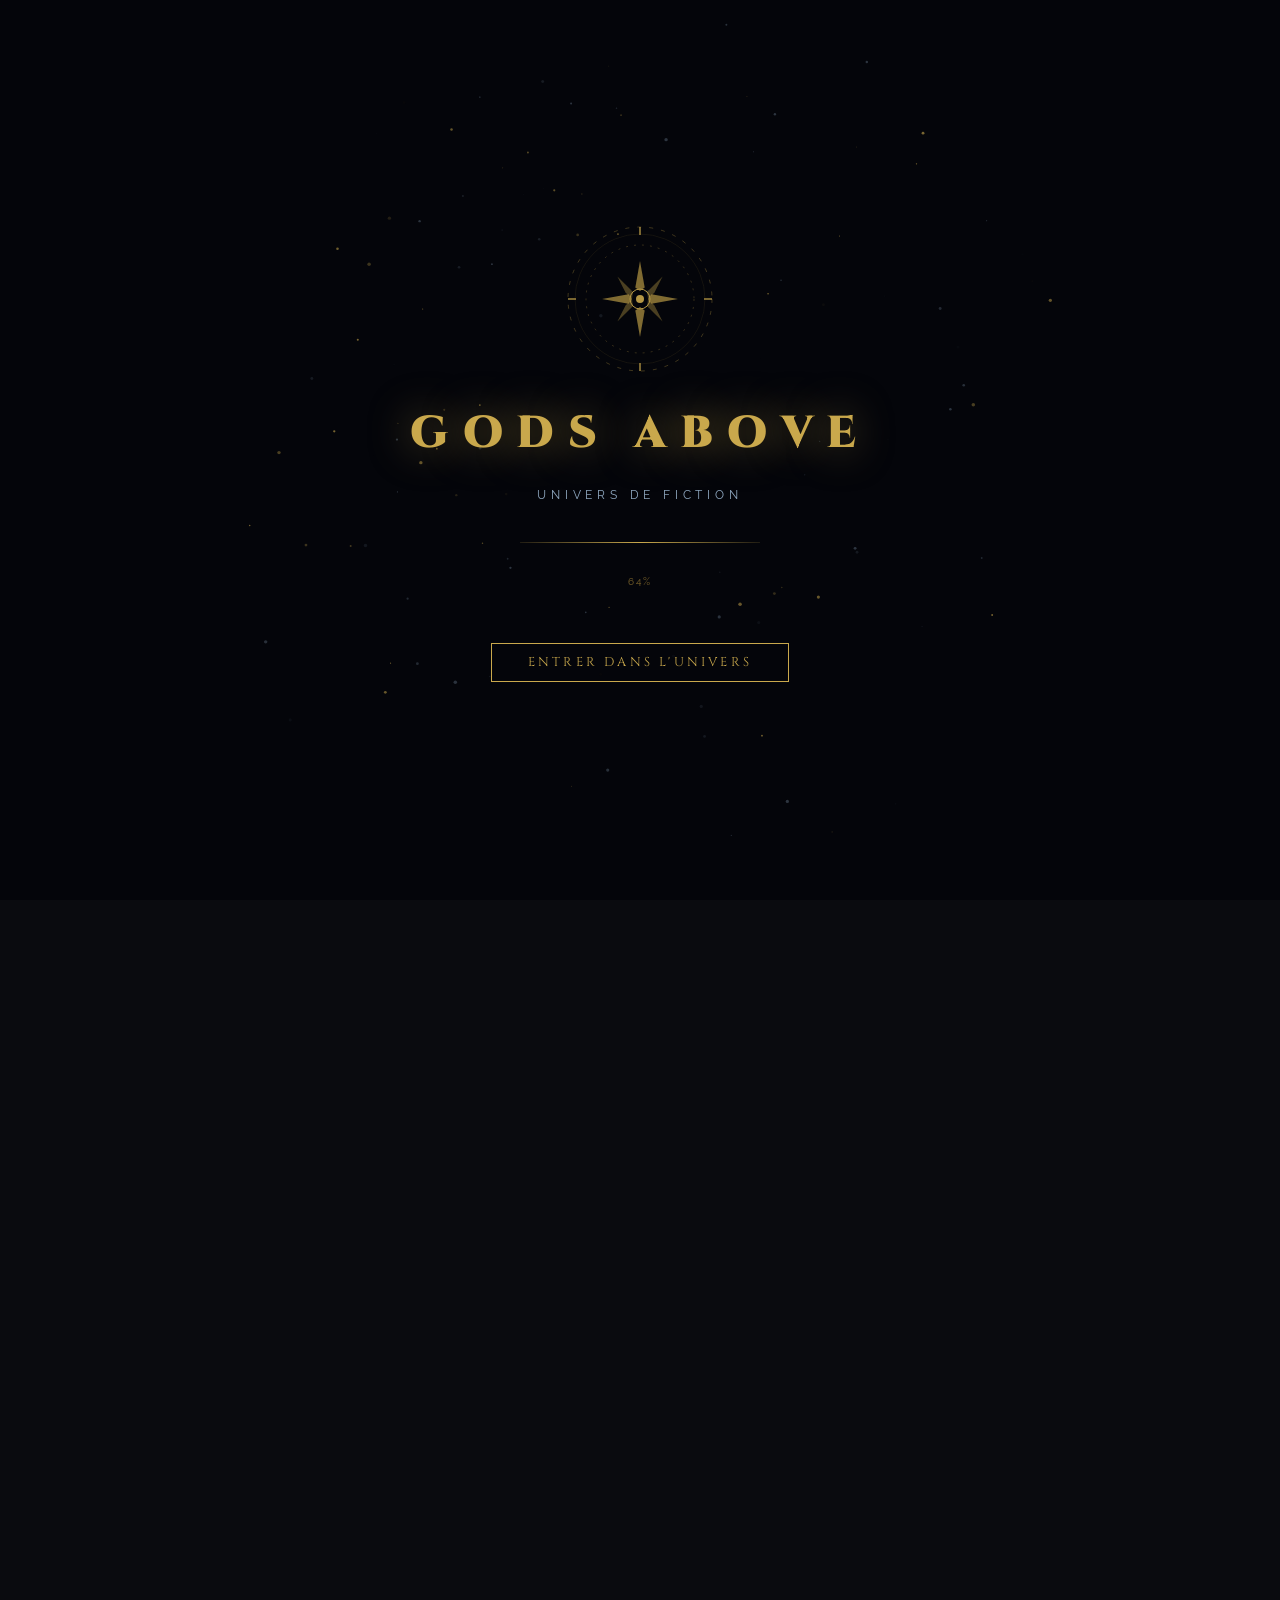
<file: index (4).html>
<!DOCTYPE html>
<html lang="fr">
<head>
  <meta charset="UTF-8" />
  <meta name="viewport" content="width=device-width, initial-scale=1.0" />
  <title>Gods Above — Rpg de Grandes stratégie entre amis</title>

  <link rel="preconnect" href="https://fonts.googleapis.com" />
  <link href="https://fonts.googleapis.com/css2?family=Cinzel:wght@400;600;700;900&family=Raleway:wght@300;400;500;600&family=Cinzel+Decorative:wght@400;700&display=swap" rel="stylesheet" />

  <style>
    /* ─── RESET & TOKENS ─── */
    *, *::before, *::after { box-sizing: border-box; margin: 0; padding: 0; }
    :root {
      --gold: #C9A84C;
      --gold-light: #E8C96A;
      --gold-dim: #7A622A;
      --dark: #0A0B0F;
      --panel: #12131A;
      --panel-2: #1E1F28;
      --border: rgba(201,168,76,0.25);
      --text: #E8DFC7;
      --text-muted: #8FA8C0;
      --accent: #8FA8C0;
      --danger: #C45C5C;
    }
    html { scroll-behavior: smooth; }
    body {
      background: var(--dark);
      color: var(--text);
      font-family: 'Raleway', sans-serif;
      font-weight: 400;
      overflow-x: hidden;
      min-height: 100vh;
    }
    ::selection { background: var(--gold-dim); color: var(--text); }

    ::-webkit-scrollbar { width: 5px; }
    ::-webkit-scrollbar-track { background: var(--dark); }
    ::-webkit-scrollbar-thumb { background: var(--gold-dim); border-radius: 3px; }

    /* ════════════════════════════════════════
       LOADING SCREEN
    ════════════════════════════════════════ */
    #screen-loading {
      position: fixed; inset: 0; z-index: 9999;
      background: #04050A;
      display: flex; flex-direction: column;
      align-items: center; justify-content: center;
      transition: opacity 0.8s ease, visibility 0.8s ease;
    }
    #screen-loading.hidden { opacity: 0; visibility: hidden; pointer-events: none; }

    #loading-canvas {
      position: absolute; inset: 0;
      width: 100%; height: 100%;
    }

    .loading-seal {
      position: relative; z-index: 2;
      display: flex; flex-direction: column;
      align-items: center; gap: 24px;
    }

    .seal-svg {
      width: 160px; height: 160px;
      opacity: 0;
      animation: sealAppear 1.2s 0.5s ease forwards;
    }
    @keyframes sealAppear {
      from { opacity: 0; transform: scale(0.5) rotate(-30deg); }
      to   { opacity: 1; transform: scale(1) rotate(0deg); }
    }

    .seal-ring {
      animation: rotateSeal 8s linear infinite;
      transform-origin: center;
      transform-box: fill-box;
    }
    @keyframes rotateSeal { to { transform: rotate(360deg); } }

    .loading-title {
      font-family: 'Cinzel', serif;
      font-size: 2.8rem;
      font-weight: 900;
      letter-spacing: 0.3em;
      color: var(--gold);
      text-shadow: 0 0 40px rgba(201,168,76,0.6);
      opacity: 0;
      animation: fadeInUp 1s 1.2s ease forwards;
    }
    .loading-sub {
      font-family: 'Raleway', sans-serif;
      font-size: 0.75rem;
      letter-spacing: 0.4em;
      color: var(--text-muted);
      text-transform: uppercase;
      opacity: 0;
      animation: fadeInUp 1s 1.5s ease forwards;
    }

    .loading-bar-wrap {
      width: 240px; height: 1px;
      background: rgba(201,168,76,0.15);
      margin-top: 16px;
      opacity: 0;
      animation: fadeInUp 1s 1.7s ease forwards;
    }
    .loading-bar {
      height: 100%;
      background: linear-gradient(90deg, transparent, var(--gold), transparent);
      width: 0%;
      animation: loadBar 2.5s 2s ease forwards;
    }
    @keyframes loadBar { to { width: 100%; } }
    .loading-pct {
      font-size: 0.65rem;
      letter-spacing: 0.2em;
      color: var(--gold-dim);
      margin-top: 8px;
      opacity: 0;
      animation: fadeInUp 1s 1.7s ease forwards;
    }

    @keyframes fadeInUp {
      from { opacity: 0; transform: translateY(12px); }
      to   { opacity: 1; transform: translateY(0); }
    }

    .enter-btn {
      margin-top: 32px;
      padding: 10px 36px;
      border: 1px solid var(--gold);
      background: transparent;
      color: var(--gold);
      font-family: 'Cinzel', serif;
      font-size: 0.8rem;
      letter-spacing: 0.25em;
      cursor: pointer;
      opacity: 0;
      pointer-events: none;
      transition: background 0.3s, color 0.3s, box-shadow 0.3s;
      animation: fadeInUp 0.8s 4.6s ease forwards;
    }
    .enter-btn.ready { pointer-events: all; }
    .enter-btn:hover {
      background: var(--gold);
      color: var(--dark);
      box-shadow: 0 0 24px rgba(201,168,76,0.4);
    }

    /* ════════════════════════════════════════
       MAIN PAGE
    ════════════════════════════════════════ */
    #page-main {
      opacity: 0;
      transition: opacity 1s ease;
    }
    #page-main.visible { opacity: 1; }

    /* ─── HERO ─── */
    .hero {
      position: relative;
      min-height: 100vh;
      display: flex; flex-direction: column;
      align-items: center; justify-content: center;
      text-align: center;
      overflow: hidden;
    }

    .hero-bg {
      position: absolute; inset: 0;
      background:
        radial-gradient(ellipse 60% 50% at 50% 40%, rgba(201,168,76,0.06) 0%, transparent 70%),
        radial-gradient(ellipse 80% 60% at 20% 80%, rgba(143,168,192,0.04) 0%, transparent 60%),
        #0A0B0F;
    }

    .hero-stars {
      position: absolute; inset: 0;
      background-image:
        radial-gradient(1px 1px at 20% 30%, rgba(255,255,255,0.3) 0%, transparent 100%),
        radial-gradient(1px 1px at 80% 10%, rgba(255,255,255,0.2) 0%, transparent 100%),
        radial-gradient(1px 1px at 50% 70%, rgba(255,255,255,0.25) 0%, transparent 100%),
        radial-gradient(1px 1px at 10% 60%, rgba(255,255,255,0.2) 0%, transparent 100%),
        radial-gradient(1px 1px at 90% 50%, rgba(255,255,255,0.15) 0%, transparent 100%),
        radial-gradient(1.5px 1.5px at 35% 20%, rgba(201,168,76,0.4) 0%, transparent 100%),
        radial-gradient(1.5px 1.5px at 65% 80%, rgba(201,168,76,0.3) 0%, transparent 100%),
        radial-gradient(1px 1px at 75% 40%, rgba(143,168,192,0.3) 0%, transparent 100%);
    }

    .hero-content { position: relative; z-index: 2; padding: 0 24px; }

    .hero-eyebrow {
      font-size: 0.65rem;
      letter-spacing: 0.5em;
      color: var(--text-muted);
      text-transform: uppercase;
      margin-bottom: 20px;
      display: flex; align-items: center; gap: 16px; justify-content: center;
    }
    .hero-eyebrow::before,
    .hero-eyebrow::after {
      content: '';
      width: 60px; height: 1px;
      background: linear-gradient(90deg, transparent, var(--text-muted));
    }
    .hero-eyebrow::after { transform: scaleX(-1); }

    .hero-title {
      font-family: 'Cinzel', serif;
      font-size: clamp(3.5rem, 10vw, 8rem);
      font-weight: 900;
      letter-spacing: 0.25em;
      color: var(--gold);
      line-height: 1;
      text-shadow:
        0 0 60px rgba(201,168,76,0.3),
        0 0 120px rgba(201,168,76,0.1);
      margin-bottom: 16px;
    }

    .hero-subtitle {
      font-size: 0.75rem;
      letter-spacing: 0.45em;
      color: var(--text-muted);
      text-transform: uppercase;
      margin-bottom: 48px;
    }
    .hero-subtitle span { margin: 0 8px; }

    .hero-tagline {
      font-size: 1.05rem;
      font-weight: 300;
      color: var(--text);
      max-width: 520px;
      line-height: 1.8;
      margin: 0 auto 48px;
      opacity: 0.85;
    }

    .hero-ctas {
      display: flex; gap: 16px; justify-content: center; flex-wrap: wrap;
    }

    .btn {
      padding: 12px 32px;
      font-family: 'Cinzel', serif;
      font-size: 0.75rem;
      letter-spacing: 0.2em;
      text-transform: uppercase;
      cursor: pointer;
      transition: all 0.3s ease;
      text-decoration: none;
      display: inline-flex; align-items: center; gap: 8px;
    }
    .btn-primary {
      background: var(--gold);
      color: var(--dark);
      border: 1px solid var(--gold);
    }
    .btn-primary:hover {
      background: var(--gold-light);
      box-shadow: 0 0 32px rgba(201,168,76,0.4);
      transform: translateY(-1px);
    }
    .btn-ghost {
      background: transparent;
      color: var(--gold);
      border: 1px solid var(--border);
    }
    .btn-ghost:hover {
      border-color: var(--gold);
      background: rgba(201,168,76,0.06);
    }

    .hero-scroll {
      position: absolute;
      bottom: 32px; left: 50%;
      transform: translateX(-50%);
      display: flex; flex-direction: column;
      align-items: center; gap: 8px;
      color: var(--text-muted);
      font-size: 0.6rem;
      letter-spacing: 0.3em;
      text-transform: uppercase;
      z-index: 2;
      animation: scrollPulse 2s ease-in-out infinite;
    }
    .hero-scroll-line {
      width: 1px; height: 40px;
      background: linear-gradient(180deg, var(--gold-dim), transparent);
    }
    @keyframes scrollPulse {
      0%, 100% { opacity: 0.5; transform: translateX(-50%) translateY(0); }
      50% { opacity: 1; transform: translateX(-50%) translateY(4px); }
    }

    /* ─── NAV ─── */
    .site-nav {
      position: sticky; top: 0; z-index: 100;
      background: rgba(10,11,15,0.92);
      backdrop-filter: blur(12px);
      border-bottom: 1px solid var(--border);
      padding: 0 48px;
      display: flex; align-items: center; justify-content: space-between;
      height: 60px;
    }

    .nav-logo {
      font-family: 'Cinzel', serif;
      font-size: 1rem;
      font-weight: 700;
      letter-spacing: 0.2em;
      color: var(--gold);
      text-decoration: none;
    }

    .nav-links {
      display: flex; gap: 32px; list-style: none;
    }
    .nav-links a {
      font-size: 0.7rem;
      letter-spacing: 0.2em;
      text-transform: uppercase;
      color: var(--text-muted);
      text-decoration: none;
      transition: color 0.2s;
    }
    .nav-links a:hover { color: var(--gold); }

    .nav-actions {
      display: flex; gap: 12px; align-items: center;
    }
    .nav-btn {
      padding: 6px 18px;
      font-family: 'Cinzel', serif;
      font-size: 0.65rem;
      letter-spacing: 0.15em;
      cursor: pointer;
      transition: all 0.2s;
      text-transform: uppercase;
      border: none;
    }
    .nav-btn-outline {
      background: transparent;
      color: var(--gold);
      border: 1px solid var(--border);
    }
    .nav-btn-outline:hover { border-color: var(--gold); background: rgba(201,168,76,0.06); }
    .nav-btn-fill {
      background: var(--gold);
      color: var(--dark);
      font-weight: 600;
    }
    .nav-btn-fill:hover { background: var(--gold-light); }

    /* ─── SECTION ─── */
    .section {
      padding: 100px 48px;
      max-width: 1280px;
      margin: 0 auto;
    }

    .section-eyebrow {
      font-size: 0.6rem;
      letter-spacing: 0.5em;
      color: var(--gold-dim);
      text-transform: uppercase;
      margin-bottom: 16px;
    }
    .section-title {
      font-family: 'Cinzel', serif;
      font-size: clamp(1.8rem, 4vw, 2.8rem);
      font-weight: 700;
      color: var(--text);
      margin-bottom: 24px;
      line-height: 1.2;
    }
    .section-title em { color: var(--gold); font-style: normal; }

    .lore-grid {
      display: grid;
      grid-template-columns: repeat(auto-fit, minmax(280px, 1fr));
      gap: 1px;
      border: 1px solid var(--border);
      margin-top: 60px;
    }
    .lore-card {
      padding: 40px 32px;
      background: var(--panel);
      display: flex; flex-direction: column; gap: 16px;
      cursor: pointer;
      transition: background 0.3s, transform 0.3s;
      text-decoration: none;
      color: inherit;
      position: relative;
      overflow: hidden;
    }
    .lore-card::before {
      content: '';
      position: absolute; top: 0; left: 0;
      width: 100%; height: 2px;
      background: var(--gold);
      transform: scaleX(0);
      transform-origin: left;
      transition: transform 0.3s ease;
    }
    .lore-card:hover { background: var(--panel-2); }
    .lore-card:hover::before { transform: scaleX(1); }

    .lore-card-icon { font-size: 1.6rem; }
    .lore-card-title {
      font-family: 'Cinzel', serif;
      font-size: 0.75rem;
      letter-spacing: 0.2em;
      color: var(--gold);
      text-transform: uppercase;
    }
    .lore-card-desc {
      font-size: 0.85rem;
      line-height: 1.7;
      color: var(--text-muted);
    }
    .lore-card-arrow {
      margin-top: auto;
      font-size: 0.7rem;
      letter-spacing: 0.2em;
      color: var(--gold-dim);
      text-transform: uppercase;
    }

    .era-timeline {
      display: flex;
      gap: 0;
      margin-top: 60px;
      position: relative;
    }
    .era-timeline::before {
      content: '';
      position: absolute;
      top: 22px; left: 0; right: 0;
      height: 1px;
      background: linear-gradient(90deg, transparent, var(--border), transparent);
    }
    .era-item {
      flex: 1;
      display: flex;
      flex-direction: column;
      align-items: center;
      gap: 16px;
      position: relative;
      cursor: pointer;
      padding: 0 8px 32px;
    }
    .era-dot {
      width: 12px; height: 12px;
      border-radius: 50%;
      border: 2px solid var(--gold);
      background: var(--dark);
      flex-shrink: 0;
      transition: background 0.3s;
      position: relative; z-index: 1;
    }
    .era-item:hover .era-dot { background: var(--gold); }
    .era-name {
      font-family: 'Cinzel', serif;
      font-size: 0.65rem;
      letter-spacing: 0.1em;
      color: var(--text-muted);
      text-align: center;
      text-transform: uppercase;
      transition: color 0.3s;
    }
    .era-item:hover .era-name { color: var(--gold); }

    .divider {
      height: 1px;
      background: linear-gradient(90deg, transparent, var(--border), transparent);
      margin: 0 48px;
    }

    /* ════════════════════════════════════════
       MODALS
    ════════════════════════════════════════ */
    .modal-overlay {
      position: fixed; inset: 0; z-index: 500;
      background: rgba(4,5,10,0.85);
      backdrop-filter: blur(8px);
      display: none; align-items: center; justify-content: center;
      padding: 24px;
    }
    .modal-overlay.open { display: flex; }

    .modal {
      background: var(--panel);
      border: 1px solid var(--border);
      max-width: 720px; width: 100%;
      max-height: 85vh;
      overflow-y: auto;
      position: relative;
    }

    .modal-header {
      padding: 32px 40px 24px;
      border-bottom: 1px solid var(--border);
      display: flex; align-items: center; justify-content: space-between;
    }
    .modal-title {
      font-family: 'Cinzel', serif;
      font-size: 1.1rem;
      letter-spacing: 0.2em;
      color: var(--gold);
      text-transform: uppercase;
    }
    .modal-close {
      background: none; border: none;
      color: var(--text-muted); font-size: 1.2rem;
      cursor: pointer; padding: 4px 8px;
      transition: color 0.2s;
      line-height: 1;
    }
    .modal-close:hover { color: var(--gold); }

    .modal-body { padding: 40px; }

    .lore-text {
      font-size: 0.95rem;
      line-height: 1.95;
      color: var(--text);
      font-weight: 300;
    }
    .lore-text p { margin-bottom: 20px; }
    .lore-text p:last-child { margin-bottom: 0; }
    .lore-text strong { color: var(--gold); font-weight: 600; }

    .auth-tabs {
      display: flex; gap: 0;
      border-bottom: 1px solid var(--border);
      margin-bottom: 32px;
    }
    .auth-tab {
      padding: 10px 24px;
      font-family: 'Cinzel', serif;
      font-size: 0.7rem;
      letter-spacing: 0.15em;
      text-transform: uppercase;
      cursor: pointer;
      border: none; background: none;
      color: var(--text-muted);
      border-bottom: 2px solid transparent;
      margin-bottom: -1px;
      transition: color 0.2s, border-color 0.2s;
    }
    .auth-tab.active { color: var(--gold); border-bottom-color: var(--gold); }

    .form-group { margin-bottom: 20px; }
    .form-label {
      display: block;
      font-size: 0.65rem;
      letter-spacing: 0.2em;
      text-transform: uppercase;
      color: var(--text-muted);
      margin-bottom: 8px;
    }
    .form-input {
      width: 100%; padding: 12px 16px;
      background: var(--panel-2);
      border: 1px solid var(--border);
      color: var(--text);
      font-family: 'Raleway', sans-serif;
      font-size: 0.9rem;
      outline: none;
      transition: border-color 0.2s;
    }
    .form-input:focus { border-color: var(--gold); }

    .form-submit {
      width: 100%; padding: 14px;
      background: var(--gold);
      color: var(--dark);
      border: none;
      font-family: 'Cinzel', serif;
      font-size: 0.8rem;
      letter-spacing: 0.2em;
      text-transform: uppercase;
      cursor: pointer;
      font-weight: 700;
      transition: background 0.2s, box-shadow 0.2s;
      margin-top: 8px;
    }
    .form-submit:hover { background: var(--gold-light); box-shadow: 0 0 24px rgba(201,168,76,0.3); }

    .form-divider {
      text-align: center;
      color: var(--text-muted);
      font-size: 0.7rem;
      margin: 20px 0;
      letter-spacing: 0.2em;
    }

    .modal-calendar { max-width: 960px; }
    .calendar-eras {
      display: flex;
      gap: 4px;
      margin-bottom: 32px;
      flex-wrap: wrap;
    }
    .cal-era-btn {
      padding: 8px 16px;
      font-family: 'Cinzel', serif;
      font-size: 0.65rem;
      letter-spacing: 0.15em;
      text-transform: uppercase;
      cursor: pointer;
      border: 1px solid var(--border);
      background: transparent;
      color: var(--text-muted);
      transition: all 0.2s;
    }
    .cal-era-btn.active, .cal-era-btn:hover {
      background: var(--gold);
      color: var(--dark);
      border-color: var(--gold);
    }
    .cal-era-content { min-height: 300px; }
    .cal-era-header {
      margin-bottom: 24px;
      padding-bottom: 16px;
      border-bottom: 1px solid var(--border);
    }
    .cal-era-name {
      font-family: 'Cinzel', serif;
      font-size: 1.4rem;
      color: var(--gold);
      margin-bottom: 4px;
    }
    .cal-era-range {
      font-size: 0.75rem;
      letter-spacing: 0.2em;
      color: var(--text-muted);
    }
    .cal-era-desc {
      font-size: 0.9rem;
      line-height: 1.8;
      color: var(--text);
      margin-bottom: 24px;
      font-weight: 300;
    }
    .cal-events { display: flex; flex-direction: column; gap: 12px; }
    .cal-event {
      display: flex; gap: 20px; align-items: flex-start;
      padding: 16px 20px;
      background: var(--panel-2);
      border-left: 2px solid var(--gold-dim);
      transition: border-color 0.2s;
      cursor: default;
    }
    .cal-event:hover { border-left-color: var(--gold); }
    .cal-event-year {
      font-family: 'Cinzel', serif;
      font-size: 0.75rem;
      color: var(--gold);
      flex-shrink: 0;
      min-width: 80px;
    }
    .cal-event-text { font-size: 0.85rem; line-height: 1.6; color: var(--text); }
    .cal-event-title { font-weight: 600; color: var(--text); margin-bottom: 2px; }
    .cal-event-desc { color: var(--text-muted); font-size: 0.8rem; }


    #ga-widget {
      position: fixed;
      bottom: 24px; left: 24px;
      z-index: 200;
      display: flex; flex-direction: column;
      align-items: flex-start;
    }

    #ga-orb {
      width: 48px;
      height: 48px;
      background: var(--panel);
      border: 1px solid var(--border);
      cursor: pointer;
      display: flex;
      flex-direction: column;
      align-items: center;
      justify-content: center;
      gap: 1px;
      transition: border-color 0.2s, background 0.2s;
      position: relative;
    }
    #ga-orb:hover { border-color: var(--gold); background: var(--panel-2); }

    #ga-orb-icon { font-size: 1.2rem; line-height: 1; }

    /* Panel calendrier fictif */
    #ga-panel {
      background: var(--panel);
      border: 1px solid var(--border);
      width: 300px;
      margin-bottom: 8px;
      display: none;
      flex-direction: column;
    }
    #ga-panel.open { display: flex; }

    .ga-panel-header {
      padding: 12px 16px;
      border-bottom: 1px solid var(--border);
      font-family: 'Cinzel', serif;
      font-size: 0.65rem;
      letter-spacing: 0.2em;
      color: var(--gold);
      text-transform: uppercase;
      display: flex;
      align-items: center;
      justify-content: space-between;
    }

    .ga-realtime {
      padding: 12px 16px;
      border-bottom: 1px solid var(--border);
      display: flex;
      align-items: center;
      gap: 12px;
    }
    .ga-real-icon { font-size: 1.4rem; }
    .ga-real-info {}
    .ga-real-clock {
      font-family: 'Cinzel', serif;
      font-size: 1.3rem;
      font-weight: 700;
      color: var(--text);
      letter-spacing: 0.1em;
      line-height: 1;
    }
    .ga-real-date-label {
      font-size: 0.65rem;
      letter-spacing: 0.15em;
      color: var(--text-muted);
      text-transform: uppercase;
      margin-top: 3px;
      font-family: 'Raleway', sans-serif;
    }

    .ga-fictive-block {
      padding: 12px 16px;
      border-bottom: 1px solid var(--border);
    }
    .ga-fictive-label {
      font-size: 0.55rem;
      letter-spacing: 0.3em;
      color: var(--gold-dim);
      text-transform: uppercase;
      margin-bottom: 6px;
      font-family: 'Raleway', sans-serif;
    }
    .ga-fictive-date {
      font-family: 'Cinzel', serif;
      font-size: 1rem;
      font-weight: 700;
      color: var(--gold);
      letter-spacing: 0.08em;
    }
    .ga-fictive-sub {
      font-size: 0.65rem;
      color: var(--text-muted);
      margin-top: 2px;
      letter-spacing: 0.1em;
      font-family: 'Raleway', sans-serif;
    }

    /* Mini calendrier dans le panel */
    .ga-mini-cal-nav {
      display: flex;
      align-items: center;
      justify-content: space-between;
      padding: 10px 16px 6px;
    }
    .ga-mini-nav-btn {
      background: none;
      border: none;
      color: var(--gold);
      font-size: 0.75rem;
      cursor: pointer;
      padding: 2px 6px;
      transition: color 0.2s;
    }
    .ga-mini-nav-btn:hover { color: var(--gold-light); }
    .ga-mini-month-name {
      font-family: 'Cinzel', serif;
      font-size: 0.7rem;
      letter-spacing: 0.12em;
      color: var(--text);
      text-align: center;
    }

    .ga-mini-grid {
      width: calc(100% - 32px);
      margin: 0 16px 12px;
      border-collapse: collapse;
    }
    .ga-mini-grid th {
      font-family: 'Raleway', sans-serif;
      font-size: 0.55rem;
      letter-spacing: 0.15em;
      color: var(--text-muted);
      text-transform: uppercase;
      text-align: center;
      padding: 4px 0 6px;
    }
    .ga-mini-grid td { text-align: center; padding: 1px; }
    .ga-mini-day {
      width: 28px; height: 28px;
      display: inline-flex;
      align-items: center;
      justify-content: center;
      font-family: 'Raleway', sans-serif;
      font-size: 0.7rem;
      color: var(--text);
      border-radius: 50%;
    }
    .ga-mini-day.empty { color: transparent; }
    .ga-mini-day.today {
      background: var(--gold);
      color: var(--dark);
      font-weight: 700;
    }
    .ga-mini-day.weekend { color: rgba(201,168,76,0.65); }
    .ga-mini-day.today.weekend { color: var(--dark); }

    /* ─── FOOTER ─── */
    .footer {
      border-top: 1px solid var(--border);
      padding: 40px 48px;
      display: flex; align-items: center; justify-content: space-between;
      flex-wrap: wrap; gap: 16px;
    }
    .footer-logo {
      font-family: 'Cinzel', serif;
      font-size: 0.9rem;
      letter-spacing: 0.25em;
      color: var(--gold-dim);
    }
    .footer-links { display: flex; gap: 24px; list-style: none; }
    .footer-links a {
      font-size: 0.65rem;
      letter-spacing: 0.2em;
      text-transform: uppercase;
      color: var(--text-muted);
      text-decoration: none;
      transition: color 0.2s;
    }
    .footer-links a:hover { color: var(--gold); }
    .footer-copy { font-size: 0.6rem; color: var(--text-muted); opacity: 0.5; }

    /* ─── RESPONSIVE ─── */
    @media (max-width: 768px) {
      .site-nav { padding: 0 20px; }
      .nav-links { display: none; }
      .section { padding: 60px 24px; }
      .hero-title { font-size: 3rem; }
      .era-timeline { flex-wrap: wrap; }
      .era-item { flex: 0 0 50%; }
      .footer { flex-direction: column; text-align: center; }
    }

    @media (prefers-reduced-motion: reduce) {
      *, *::before, *::after { animation-duration: 0.01ms !important; }
    }
  </style>
</head>
<body>

<!-- ════════════════════════════════════
     LOADING SCREEN
════════════════════════════════════ -->
<div id="screen-loading">
  <canvas id="loading-canvas"></canvas>

  <div class="loading-seal">
    <svg class="seal-svg" viewBox="0 0 160 160" fill="none" xmlns="http://www.w3.org/2000/svg">
      <g class="seal-ring">
        <circle cx="80" cy="80" r="72" stroke="#C9A84C" stroke-width="0.5" stroke-dasharray="4 8" opacity="0.6"/>
        <circle cx="80" cy="80" r="65" stroke="#C9A84C" stroke-width="0.3" opacity="0.3"/>
        <line x1="80" y1="8" x2="80" y2="16" stroke="#C9A84C" stroke-width="1.5" opacity="0.8"/>
        <line x1="152" y1="80" x2="144" y2="80" stroke="#C9A84C" stroke-width="1.5" opacity="0.8"/>
        <line x1="80" y1="152" x2="80" y2="144" stroke="#C9A84C" stroke-width="1.5" opacity="0.8"/>
        <line x1="8" y1="80" x2="16" y2="80" stroke="#C9A84C" stroke-width="1.5" opacity="0.8"/>
      </g>
      <g style="animation: rotateSeal 5s linear infinite reverse; transform-origin:80px 80px;">
        <circle cx="80" cy="80" r="54" stroke="#C9A84C" stroke-width="0.5" stroke-dasharray="2 6" opacity="0.5"/>
      </g>
      <g opacity="0.9">
        <path d="M80 42 L84.7 68.5 L80 72 L75.3 68.5 Z" fill="#C9A84C" opacity="0.7"/>
        <path d="M80 118 L84.7 91.5 L80 88 L75.3 91.5 Z" fill="#C9A84C" opacity="0.7"/>
        <path d="M42 80 L68.5 75.3 L72 80 L68.5 84.7 Z" fill="#C9A84C" opacity="0.7"/>
        <path d="M118 80 L91.5 75.3 L88 80 L91.5 84.7 Z" fill="#C9A84C" opacity="0.7"/>
        <path d="M57.4 57.4 L72.8 72.8 L72 80 L65.5 73.5 Z" fill="#C9A84C" opacity="0.4"/>
        <path d="M102.6 57.4 L87.2 72.8 L88 80 L94.5 73.5 Z" fill="#C9A84C" opacity="0.4"/>
        <path d="M57.4 102.6 L72.8 87.2 L72 80 L65.5 86.5 Z" fill="#C9A84C" opacity="0.4"/>
        <path d="M102.6 102.6 L87.2 87.2 L88 80 L94.5 86.5 Z" fill="#C9A84C" opacity="0.4"/>
        <circle cx="80" cy="80" r="10" fill="none" stroke="#C9A84C" stroke-width="1"/>
        <circle cx="80" cy="80" r="4" fill="#C9A84C"/>
      </g>
    </svg>

    <div class="loading-title">GODS ABOVE</div>
    <div class="loading-sub">Univers de Fiction</div>

    <div class="loading-bar-wrap">
      <div class="loading-bar" id="loading-bar"></div>
    </div>
    <div class="loading-pct" id="loading-pct">0%</div>

    <button class="enter-btn" id="enter-btn" onclick="enterSite()">
      ENTRER DANS L'UNIVERS
    </button>
  </div>
</div>

<!-- ════════════════════════════════════
     MAIN PAGE
════════════════════════════════════ -->
<div id="page-main">

  <!-- NAV -->
  <nav class="site-nav">
    <a href="#" class="nav-logo">GODS ABOVE</a>
    <ul class="nav-links">
      <li><a href="monde.html">Monde &amp; Lieux</a></li>
      <li><a href="personnages.html">Personnages</a></li>
      <li><a href="magie.html">Magie</a></li>
      <li><a href="race.html">Race</a></li>
      <li><a href="chronologie.html">Chronologie</a></li>
      <li><a href="unité.html">Unité</a></li>
    </ul>
    <div class="nav-actions">
      <button class="nav-btn nav-btn-fill" onclick="openModal('modal-login')">Connexion</button>
    </div>
  </nav>

  <!-- HERO -->
  <section class="hero">
    <div class="hero-bg"></div>
    <div class="hero-stars"></div>

    <div class="hero-content">
      <div class="hero-eyebrow">Univers de Fiction</div>
      <h1 class="hero-title">GODS ABOVE</h1>
      <div class="hero-subtitle">
        <span>Neo Gods</span>·<span>Roleplay</span>·<span>Lore</span>
      </div>
      <p class="hero-tagline">
        Ils s'endormirent humains. Ils se réveillèrent dieux.<br/>
        Mille ans de silence les ont transformés — le monde ne les reconnaît plus.
      </p>
      <div class="hero-ctas">
        <button class="btn btn-primary" onclick="openModal('modal-lore')">Découvrir le Lore</button>
        <button class="btn btn-ghost" onclick="openModal('modal-login')">Rejoindre l'Univers</button>
      </div>
    </div>

    <div class="hero-scroll">
      <div class="hero-scroll-line"></div>
      Explorer
    </div>
  </section>

  <!-- SECTION: EXPLORER -->
  <section class="section">
    <div class="section-eyebrow">Explorer l'Univers</div>
    <h2 class="section-title">Un monde né des <em>cendres</em><br/>d'une civilisation oubliée</h2>

    <div class="lore-grid">
      <a href="monde.html" class="lore-card">
        <div class="lore-card-icon">🌍</div>
        <div class="lore-card-title">Monde &amp; Lieux</div>
        <p class="lore-card-desc">Royaumes, cités-états, ruines technologiques et territoires sauvages façonnés par mille ans d'oubli et de magie naissante.</p>
        <div class="lore-card-arrow">Explorer →</div>
      </a>
      <a href="personnages.html" class="lore-card">
        <div class="lore-card-icon">⚜️</div>
        <div class="lore-card-title">Personnages &amp; Factions</div>
        <p class="lore-card-desc">Les Neo Gods reveillés, les cultes qui les vénèrent, les factions qui les craignent. Chaque faction a ses propres ambitions.</p>
        <div class="lore-card-arrow">Rencontrer →</div>
      </a>
      <a href="magie.html" class="lore-card">
        <div class="lore-card-icon">✦</div>
        <div class="lore-card-title">Magie &amp; Systèmes</div>
        <p class="lore-card-desc">Issue de siècles de pollution chimique et radioactive, la magie imprègne tout — et les dormants en sont saturés.</p>
        <div class="lore-card-arrow">Comprendre →</div>
      </a>
      <a href="race.html" class="lore-card">
        <div class="lore-card-icon">🐺</div>
        <div class="lore-card-title">Race &amp; Lignées</div>
        <p class="lore-card-desc">Humains, dormants éveillés et créatures façonnées par la magie naissante — chaque race porte les marques de mille ans de mutation.</p>
        <div class="lore-card-arrow">Découvrir →</div>
      </a>
      <a href="chronologie.html" class="lore-card">
        <div class="lore-card-icon">📜</div>
        <div class="lore-card-title">Chronologie &amp; Histoire</div>
        <p class="lore-card-desc">De l'Ancienne Ère à la Nouvelle Aube — cinq époques qui ont redessiné les contours d'un monde que personne ne reconnaît plus.</p>
        <div class="lore-card-arrow">Traverser →</div>
      </a>
    </div>
  </section>

  <div class="divider"></div>

  <!-- SECTION: CHRONOLOGIE -->
  <section class="section">
    <div class="section-eyebrow">Les Grandes Époques</div>
    <h2 class="section-title">Cinq ères. Un seul fil.</h2>

    <div class="era-timeline">
      <div class="era-item" onclick="openCalendar(0)">
        <div class="era-dot"></div>
        <div class="era-name">Ancienne Ère</div>
      </div>
      <div class="era-item" onclick="openCalendar(1)">
        <div class="era-dot"></div>
        <div class="era-name">Ère des Cataclysmes</div>
      </div>
      <div class="era-item" onclick="openCalendar(2)">
        <div class="era-dot"></div>
        <div class="era-name">Ère du Faux Espoir</div>
      </div>
      <div class="era-item" onclick="openCalendar(3)">
        <div class="era-dot"></div>
        <div class="era-name">Ère du Déclin</div>
      </div>
      <div class="era-item" onclick="openCalendar(4)">
        <div class="era-dot"></div>
        <div class="era-name">Nouvelle Aube — 7060</div>
      </div>
    </div>
  </section>

  <!-- FOOTER -->
  <footer class="footer">
    <div class="footer-logo">GODS ABOVE</div>
    <ul class="footer-links">
      <li><a href="#" onclick="openModal('modal-lore'); return false;">Lore</a></li>
      <li><a href="#" onclick="openModal('modal-calendar'); return false;">Calendrier</a></li>
      <li><a href="#" onclick="openModal('modal-login'); return false;">Compte</a></li>
    </ul>
    <div class="footer-copy">© Gods Above — Univers de Fiction</div>
  </footer>

</div><!-- /page-main -->


<!-- ════════════════════════════════════
     MODAL: LORE
════════════════════════════════════ -->
<div class="modal-overlay" id="modal-lore" onclick="closeModalOverlay(event, 'modal-lore')">
  <div class="modal">
    <div class="modal-header">
      <span class="modal-title">Contexte — L'Origine</span>
      <button class="modal-close" onclick="closeModal('modal-lore')">✕</button>
    </div>
    <div class="modal-body">
      <div class="lore-text">
        <p>À la fin du <strong>21ème siècle</strong>, le monde s'effondrait. Guerres, famines, pollution, migrations — la civilisation humaine agonisait lentement. Ceux qui en avaient les moyens choisirent de fuir, non pas le pays, mais le temps lui-même. Des milliers de personnes entrèrent dans des chambres de stase, espérant se réveiller dans un monde sauvé.</p>
        <p>Ils ne savaient pas qu'ils dormiraient <strong>plus de mille ans</strong>.</p>
        <p>Le monde qu'ils retrouvèrent était méconnaissable. Les nations avaient disparu, remplacées par des royaumes, des cultes et des tribus. La technologie n'était plus qu'un souvenir enfoui sous les ruines. Mais quelque chose de nouveau était né dans l'intervalle — une énergie diffuse, issue de siècles de pollution chimique et radioactive, que les habitants de ce monde appelaient <strong>magie</strong>.</p>
        <p>Et cette magie, les dormants l'avaient absorbée pendant mille ans sans le savoir, à travers les parois de leurs capsules, dans leur sommeil.</p>
        <p>Ils se réveillèrent <strong>changés. Transformés.</strong> D'une puissance que les habitants de ce nouveau monde n'avaient jamais vue. Ces derniers n'avaient qu'un mot pour les désigner : des dieux.</p>
        <p>On les appelle les <strong>Neo Gods</strong>. Ils se souviennent d'avoir été humains. Le monde, lui, ne les voit plus comme tels.</p>
      </div>
    </div>
  </div>
</div>

<!-- ════════════════════════════════════
     MODAL: CONNEXION
════════════════════════════════════ -->
<div class="modal-overlay" id="modal-login" onclick="closeModalOverlay(event, 'modal-login')">
  <div class="modal">
    <div class="modal-header">
      <span class="modal-title">Espace Joueur</span>
      <button class="modal-close" onclick="closeModal('modal-login')">✕</button>
    </div>
    <div class="modal-body">
      <div class="auth-tabs">
        <button class="auth-tab active" onclick="switchTab('tab-login', this)">Connexion</button>
        <button class="auth-tab" onclick="switchTab('tab-register', this)">Créer un compte</button>
      </div>

      <div id="tab-login" class="tab-panel">
        <div class="form-group">
          <label class="form-label" for="input-email">Adresse Email</label>
          <input class="form-input" type="email" id="input-email" placeholder="neo@godsabove.world"/>
        </div>
        <div class="form-group">
          <label class="form-label" for="input-password">Mot de Passe</label>
          <input class="form-input" type="password" id="input-password" placeholder="••••••••"/>
        </div>
        <button class="form-submit" id="btn-login" onclick="handleLogin()">Se Connecter</button>
        <div class="form-divider">— ou —</div>
        <button class="form-submit" style="background:var(--panel-2); color:var(--text-muted); border:1px solid var(--border);">
          Continuer en tant qu'Invité
        </button>
      </div>

      <div id="tab-register" class="tab-panel" style="display:none;">
        <div class="form-group">
          <label class="form-label" for="reg-username">Nom du Joueur</label>
          <input class="form-input" type="text" id="reg-username" placeholder="Votre épithète dans ce monde..."/>
        </div>
        <div class="form-group">
          <label class="form-label" for="reg-email">Email</label>
          <input class="form-input" type="email" id="reg-email" placeholder="neo@godsabove.world"/>
        </div>
        <div class="form-group">
          <label class="form-label" for="reg-password">Mot de Passe</label>
          <input class="form-input" type="password" id="reg-password" placeholder="••••••••"/>
        </div>
        <button class="form-submit" onclick="handleRegister()">Rejoindre l'Univers</button>
      </div>
    </div>
  </div>
</div>

<!-- ════════════════════════════════════
     MODAL: CALENDRIER CHRONOLOGIQUE
════════════════════════════════════ -->
<div class="modal-overlay" id="modal-calendar" onclick="closeModalOverlay(event, 'modal-calendar')">
  <div class="modal modal-calendar">
    <div class="modal-header">
      <span class="modal-title">Chronologie — Les Grandes Époques</span>
      <button class="modal-close" onclick="closeModal('modal-calendar')">✕</button>
    </div>
    <div class="modal-body">
      <div class="calendar-eras" id="calendar-eras"></div>
      <div class="cal-era-content" id="cal-era-content"></div>
    </div>
  </div>
</div>


<div id="ga-widget">
  <div id="ga-panel">
    <div class="ga-panel-header">
      <span>Calendrier — An 7060</span>
      <button style="background:none;border:none;color:var(--text-muted);cursor:pointer;font-size:0.9rem;padding:0 2px;" onclick="toggleGaPanel()">✕</button>
    </div>

    <!-- Heure réelle -->
    <div class="ga-realtime">
      <div class="ga-real-icon" id="ga-real-icon">☀️</div>
      <div class="ga-real-info">
        <div class="ga-real-clock" id="ga-real-clock">00:00:00</div>
        <div class="ga-real-date-label" id="ga-real-date-label">—</div>
      </div>
    </div>

    <!-- Date fictive -->
    <div class="ga-fictive-block">
      <div class="ga-fictive-label">Dans l'univers Gods Above</div>
      <div class="ga-fictive-date" id="ga-fictive-date">—</div>
      <div class="ga-fictive-sub" id="ga-fictive-sub">—</div>
    </div>

    <!-- Mini calendrier -->
    <div class="ga-mini-cal-nav">
      <button class="ga-mini-nav-btn" onclick="gaMiniNav(-1)">◂</button>
      <div class="ga-mini-month-name" id="ga-mini-month-name">—</div>
      <button class="ga-mini-nav-btn" onclick="gaMiniNav(1)">▸</button>
    </div>
    <table class="ga-mini-grid">
      <thead>
        <tr>
          <th>Lu</th><th>Ma</th><th>Me</th><th>Je</th><th>Ve</th>
          <th style="color:rgba(201,168,76,0.6)">Sa</th>
          <th style="color:rgba(201,168,76,0.6)">Di</th>
        </tr>
      </thead>
      <tbody id="ga-mini-body"></tbody>
    </table>
  </div>

  <!-- Bouton orbe -->
  <div id="ga-orb" onclick="toggleGaPanel()" title="Calendrier Gods Above">
    <div id="ga-orb-icon">☀️</div>
  </div>
</div>


<!-- ════════════════════════════════════
     JAVASCRIPT
════════════════════════════════════ -->
<script>
/* ═══════════════════════════════════════════════════════
   DONNÉES — CHRONOLOGIE
═══════════════════════════════════════════════════════ */
const ERAS = [
  {
    name: "Ancienne Ère / Ère Contemporaine",
    range: "Jusqu'au XXIe siècle",
    description: "L'âge de la civilisation humaine telle qu'elle fut connue. Technologie, nations-états, géopolitique. Une époque d'expansion suivie d'un déclin progressif et inévitable.",
    events: [
      { year: "~2030", title: "Le Grand Recul", desc: "Premières vagues massives de migrations climatiques. Les états côtiers commencent à s'effondrer." },
      { year: "~2055", title: "Guerres de Ressources", desc: "Conflits armés pour l'eau potable et les terres arables. La géopolitique mondiale se fracture définitivement." },
      { year: "~2080", title: "Les Premiers Dormants", desc: "Mise en service des premières chambres de stase commerciales. Les élites fuient le présent." },
      { year: "~2099", title: "L'Endormissement Massif", desc: "Des milliers de personnes entrent en stase. Elles pensent se réveiller dans un monde sauvé." },
    ]
  },
  {
    name: "Ère des Cataclysmes",
    range: "Années 100 — 400 post-stase",
    description: "Sans les structures humaines pour les contenir, les catastrophes se succèdent. Les villes se vident, les réseaux s'effondrent. La nature reprend ses droits sur les ruines.",
    events: [
      { year: "An 120", title: "Fin des Réseaux", desc: "Les derniers systèmes d'information s'éteignent. L'humanité perd sa mémoire collective." },
      { year: "An 210", title: "Mutation de la Faune", desc: "Les premières mutations dues à la pollution radioactive sont observées dans la faune et la flore." },
      { year: "An 350", title: "Premières Communautés", desc: "Des groupes survivants se sédentarisent. Les bases des futurs royaumes sont posées." },
    ]
  },
  {
    name: "Ère du Faux Espoir",
    range: "Années 400 — 700 post-stase",
    description: "Une renaissance trompeuse. De nouveaux systèmes sociaux émergent, des cultes naissent, des royaumes s'établissent. Mais l'énergie ambiante continue de muter imperceptiblement.",
    events: [
      { year: "An 420", title: "Naissance de la Magie", desc: "Les premiers praticiens de l'énergie diffuse sont reconnus. On les appelle les Façonneurs." },
      { year: "An 510", title: "Les Grands Royaumes", desc: "Cinq royaumes majeurs établissent leurs territoires sur les ruines des anciennes métropoles." },
      { year: "An 680", title: "Les Cultes des Capsules", desc: "Des sectes se forment autour des chambres de stase intactes, les vénérant comme des autels." },
    ]
  },
  {
    name: "Ère du Déclin",
    range: "Années 700 — 1000 post-stase",
    description: "Les royaumes s'effritent sous le poids de leurs propres contradictions. La magie devient incontrôlable. Des prophéties circulent sur 'les dormants qui reviendront en dieux'.",
    events: [
      { year: "An 740", title: "La Grande Fracture", desc: "Le plus puissant royaume s'effondre en une nuit. Cause inconnue — certains parlent d'une libération d'énergie des capsules." },
      { year: "An 890", title: "Les Prophéties de l'Éveil", desc: "Un réseau de devins annonce l'arrivée imminente d'êtres d'une puissance inégalée." },
      { year: "An 980", title: "Les Premiers Signes", desc: "Des capsules commencent à émettre une lumière dorée. Le décompte a commencé." },
    ]
  },
  {
    name: "Nouvelle Aube — An 7060",
    range: "An 1000+ post-stase — Présent",
    description: "Le présent du jeu. Les Neo Gods s'éveillent dans un monde qui les craint et les vénère. Chaque réveil est un événement. Chaque Neo God porte en lui mille ans d'histoire humaine — et une puissance que ce nouveau monde ne comprend pas encore.",
    events: [
      { year: "An 1000", title: "Le Premier Éveil", desc: "La première chambre s'ouvre. Celui qui en sort brûle accidentellement un village entier. Les légendes commencent." },
      { year: "An 1012", title: "L'Ordre de l'Aube", desc: "Fondation d'une organisation dédiée à accueillir — et surveiller — les Neo Gods qui s'éveillent." },
      { year: "An 1030", title: "La Guerre des Cultes", desc: "Différentes factions se disputent le contrôle et la dévotion des Neo Gods nouvellement éveillés." },
      { year: "Présent", title: "L'Ère des Neo Gods", desc: "Vous voici. Le monde retient son souffle. Que ferez-vous de ce pouvoir hérité d'un monde qui n'existe plus ?" },
    ]
  }
];

/* ─── LOADING SCREEN ─── */
let loadingDone = false;
const enterBtn = document.getElementById('enter-btn');
const loadingPct = document.getElementById('loading-pct');

let pct = 0;
const loadInterval = setInterval(() => {
  pct += Math.random() * 4 + 1;
  if (pct >= 100) {
    pct = 100;
    clearInterval(loadInterval);
    loadingDone = true;
    setTimeout(() => { enterBtn.classList.add('ready'); }, 600);
  }
  loadingPct.textContent = Math.floor(pct) + '%';
}, 60);

function enterSite() {
  if (!loadingDone) return;
  document.getElementById('screen-loading').classList.add('hidden');
  const main = document.getElementById('page-main');
  main.style.display = 'block';
  setTimeout(() => main.classList.add('visible'), 50);
}

/* ─── CANVAS PARTICLES ─── */
const canvas = document.getElementById('loading-canvas');
const ctx = canvas.getContext('2d');
let particles = [];

function resizeCanvas() {
  canvas.width = window.innerWidth;
  canvas.height = window.innerHeight;
}
resizeCanvas();
window.addEventListener('resize', resizeCanvas);

for (let i = 0; i < 120; i++) {
  const angle = Math.random() * Math.PI * 2;
  const radius = 150 + Math.random() * 300;
  particles.push({
    x: Math.cos(angle) * radius,
    y: Math.sin(angle) * radius,
    vx: (Math.random() - 0.5) * 0.4,
    vy: (Math.random() - 0.5) * 0.4,
    life: Math.random(),
    size: Math.random() * 1.5 + 0.3,
    gold: Math.random() > 0.6,
  });
}

function animateParticles() {
  ctx.clearRect(0, 0, canvas.width, canvas.height);
  const cx = canvas.width / 2;
  const cy = canvas.height / 2;
  particles.forEach(p => {
    p.x += p.vx + (- p.x * 0.0002);
    p.y += p.vy + (- p.y * 0.0002);
    p.life += 0.005;
    if (p.life > 1) p.life = 0;
    const alpha = Math.sin(p.life * Math.PI) * 0.6;
    ctx.beginPath();
    ctx.arc(cx + p.x, cy + p.y, p.size, 0, Math.PI * 2);
    ctx.fillStyle = p.gold
      ? `rgba(201,168,76,${alpha})`
      : `rgba(143,168,192,${alpha * 0.5})`;
    ctx.fill();
  });
  requestAnimationFrame(animateParticles);
}
animateParticles();

/* ─── MODALS ─── */
function openModal(id) {
  document.getElementById(id).classList.add('open');
  document.body.style.overflow = 'hidden';
}
function closeModal(id) {
  document.getElementById(id).classList.remove('open');
  document.body.style.overflow = '';
}
function closeModalOverlay(e, id) {
  if (e.target.id === id) closeModal(id);
}

/* ─── AUTH TABS ─── */
function switchTab(tabId, btn) {
  document.querySelectorAll('.tab-panel').forEach(p => p.style.display = 'none');
  document.querySelectorAll('.auth-tab').forEach(t => t.classList.remove('active'));
  document.getElementById(tabId).style.display = 'block';
  btn.classList.add('active');
}

function handleLogin() {
  const email = document.getElementById('input-email').value;
  const pwd = document.getElementById('input-password').value;
  if (!email || !pwd) { alert('Veuillez remplir tous les champs.'); return; }
  alert('Fonctionnalité de connexion à brancher sur votre backend.');
}
function handleRegister() {
  alert('Fonctionnalité d\'inscription à brancher sur votre backend.');
}

/* ─── CALENDRIER CHRONOLOGIQUE ─── */
let currentEraIndex = 0;

function buildCalendar() {
  const erasEl = document.getElementById('calendar-eras');
  erasEl.innerHTML = ERAS.map((era, i) =>
    `<button class="cal-era-btn ${i === 0 ? 'active' : ''}" onclick="openCalendar(${i})">${era.name.split(' — ')[0].split(' / ')[0]}</button>`
  ).join('');
}

function openCalendar(eraIndex) {
  currentEraIndex = eraIndex;
  openModal('modal-calendar');
  buildCalendar();
  renderEra(eraIndex);
  document.querySelectorAll('.cal-era-btn').forEach((btn, i) => {
    btn.classList.toggle('active', i === eraIndex);
  });
}

function renderEra(idx) {
  const era = ERAS[idx];
  const content = document.getElementById('cal-era-content');
  content.innerHTML = `
    <div class="cal-era-header">
      <div class="cal-era-name">${era.name}</div>
      <div class="cal-era-range">${era.range}</div>
    </div>
    <p class="cal-era-desc">${era.description}</p>
    <div class="cal-events">
      ${era.events.map(ev => `
        <div class="cal-event">
          <div class="cal-event-year">${ev.year}</div>
          <div class="cal-event-text">
            <div class="cal-event-title">${ev.title}</div>
            <div class="cal-event-desc">${ev.desc}</div>
          </div>
        </div>
      `).join('')}
    </div>
  `;
}

buildCalendar();
document.querySelectorAll('[onclick*="modal-calendar"]').forEach(el => {
  el.addEventListener('click', () => {
    setTimeout(() => { buildCalendar(); renderEra(currentEraIndex); }, 10);
  });
});

/* ═══════════════════════════════════════════════════════
   WIDGET SOLEIL / LUNE — CALENDRIER FICTIF
   Point d'ancrage : 20 Févrisson 7060 = 20 février 2025
═══════════════════════════════════════════════════════ */
const GA_MONTHS = [
  "Janvrioche","Févrisson","Marsipulars","Avrilusion",
  "Maïou","Juindigo","Juilorage","Aoûtomne",
  "Septembreuil","Octembre","Novembrune","Décembilions"
];

const GA_DAYS_IN_MONTH = [31,28,31,30,31,30,31,31,30,31,30,31];

/* Ancrage : 20 Févrisson 7060 = 20 février 2025 */
const GA_REAL_EPOCH  = new Date(2025, 1, 20);
const GA_FICT_EPOCH  = { day: 20, month: 1, year: 7060 };

function gaGetDaysInMonth(month, year) {
  const base = GA_DAYS_IN_MONTH[month];
  if (month === 1) {
    const realYear = year - GA_FICT_EPOCH.year + 2025;
    if ((realYear % 4 === 0 && realYear % 100 !== 0) || realYear % 400 === 0) return 29;
  }
  return base;
}

function gaGetFictiveDate(realDate) {
  const msPerDay = 86400000;
  const realMid  = new Date(realDate.getFullYear(), realDate.getMonth(), realDate.getDate());
  const epochMid = new Date(GA_REAL_EPOCH.getFullYear(), GA_REAL_EPOCH.getMonth(), GA_REAL_EPOCH.getDate());
  const diffDays = Math.round((realMid - epochMid) / msPerDay);

  let day   = GA_FICT_EPOCH.day + diffDays;
  let month = GA_FICT_EPOCH.month;
  let year  = GA_FICT_EPOCH.year;

  while (day > gaGetDaysInMonth(month, year)) {
    day -= gaGetDaysInMonth(month, year);
    month++;
    if (month > 11) { month = 0; year++; }
  }
  while (day < 1) {
    month--;
    if (month < 0) { month = 11; year--; }
    day += gaGetDaysInMonth(month, year);
  }
  return { day, month, year };
}

function gaGetIcon(h) {
  if (h >= 20 || h < 6)  return '🌙';
  if (h >= 6  && h < 8)  return '🌅';
  if (h >= 18 && h < 20) return '🌇';
  return '☀️';
}

function gaGetAtmosphere(h) {
  if (h >= 20 || h < 6)  return 'La nuit enveloppe le monde';
  if (h >= 6  && h < 8)  return 'L\'aube se lève sur les royaumes';
  if (h >= 18 && h < 20) return 'Le crépuscule descend sur l\'univers';
  return 'Le soleil règne sur les terres';
}

let gaPanelOpen = false;
let gaMiniViewMonth, gaMiniViewYear;

function toggleGaPanel() {
  gaPanelOpen = !gaPanelOpen;
  const panel = document.getElementById('ga-panel');
  if (gaPanelOpen) {
    panel.classList.add('open');
    gaRenderMini();
  } else {
    panel.classList.remove('open');
  }
}

function gaUpdateWidget() {
  const now  = new Date();
  const h    = now.getHours();
  const mins = now.getMinutes().toString().padStart(2, '0');
  const secs = now.getSeconds().toString().padStart(2, '0');
  const icon = gaGetIcon(h);
  const fd   = gaGetFictiveDate(now);

  /* Orbe */
  document.getElementById('ga-orb-icon').textContent = icon;

  /* Heure réelle */
  document.getElementById('ga-real-icon').textContent = icon;
  document.getElementById('ga-real-clock').textContent = `${h}:${mins}:${secs}`;

  const jours = ['Dimanche','Lundi','Mardi','Mercredi','Jeudi','Vendredi','Samedi'];
  const moisFR = ['janvier','février','mars','avril','mai','juin','juillet','août','septembre','octobre','novembre','décembre'];
  document.getElementById('ga-real-date-label').textContent =
    `${jours[now.getDay()]} ${now.getDate()} ${moisFR[now.getMonth()]} ${now.getFullYear()}`;

  /* Date fictive */
  const dowReal = now.getDay();
  const joursReal = ['Dimanche','Lundi','Mardi','Mercredi','Jeudi','Vendredi','Samedi'];
  document.getElementById('ga-fictive-date').textContent =
    `${joursReal[dowReal]} ${fd.day} ${GA_MONTHS[fd.month]} ${fd.year}`;
  document.getElementById('ga-fictive-sub').textContent = gaGetAtmosphere(h);
}

function gaRenderMini() {
  const now  = new Date();
  const fd   = gaGetFictiveDate(now);
  if (gaMiniViewMonth === undefined) {
    gaMiniViewMonth = fd.month;
    gaMiniViewYear  = fd.year;
  }

  document.getElementById('ga-mini-month-name').textContent =
    GA_MONTHS[gaMiniViewMonth] + ' ' + gaMiniViewYear;

  const daysInM = gaGetDaysInMonth(gaMiniViewMonth, gaMiniViewYear);

  /* Trouver le 1er jour du mois fictif en calculant le jour réel correspondant */
  const todayFd = gaGetFictiveDate(now);
  const diffFromToday =
    (gaMiniViewYear - todayFd.year) * 365 +
    (gaMiniViewMonth - todayFd.month) * 30 +
    (1 - todayFd.day);

  const firstRealDate = new Date(now);
  firstRealDate.setDate(now.getDate() + diffFromToday);

  let firstDow = firstRealDate.getDay();
  if (firstDow === 0) firstDow = 7;
  firstDow--;

  let cells = [];
  for (let i = 0; i < firstDow; i++) cells.push(null);
  for (let d = 1; d <= daysInM; d++) cells.push(d);
  while (cells.length % 7 !== 0) cells.push(null);

  const tbody = document.getElementById('ga-mini-body');
  tbody.innerHTML = '';

  for (let r = 0; r < cells.length / 7; r++) {
    const tr = document.createElement('tr');
    for (let c = 0; c < 7; c++) {
      const day = cells[r * 7 + c];
      const td  = document.createElement('td');
      const div = document.createElement('div');
      div.className = 'ga-mini-day';

      const isToday =
        day &&
        day === fd.day &&
        gaMiniViewMonth === fd.month &&
        gaMiniViewYear  === fd.year;

      const isWeekend = (c === 5 || c === 6);

      if (!day) {
        div.className += ' empty';
        div.textContent = '';
      } else {
        if (isToday)       div.className += ' today';
        else if (isWeekend) div.className += ' weekend';
        div.textContent = day;
      }
      td.appendChild(div);
      tr.appendChild(td);
    }
    tbody.appendChild(tr);
  }
}

function gaMiniNav(dir) {
  gaMiniViewMonth += dir;
  if (gaMiniViewMonth > 11) { gaMiniViewMonth = 0; gaMiniViewYear++; }
  if (gaMiniViewMonth < 0)  { gaMiniViewMonth = 11; gaMiniViewYear--; }
  gaRenderMini();
}

/* Démarrage widget */
gaUpdateWidget();
setInterval(() => {
  gaUpdateWidget();
  if (gaPanelOpen) gaRenderMini();
}, 1000);

/* ─── KEYBOARD ESC ─── */
document.addEventListener('keydown', e => {
  if (e.key === 'Escape') {
    document.querySelectorAll('.modal-overlay.open').forEach(m => {
      m.classList.remove('open');
      document.body.style.overflow = '';
    });
    if (gaPanelOpen) { gaPanelOpen = false; document.getElementById('ga-panel').classList.remove('open'); }
  }
});
</script>

</body>
</html>
</file>
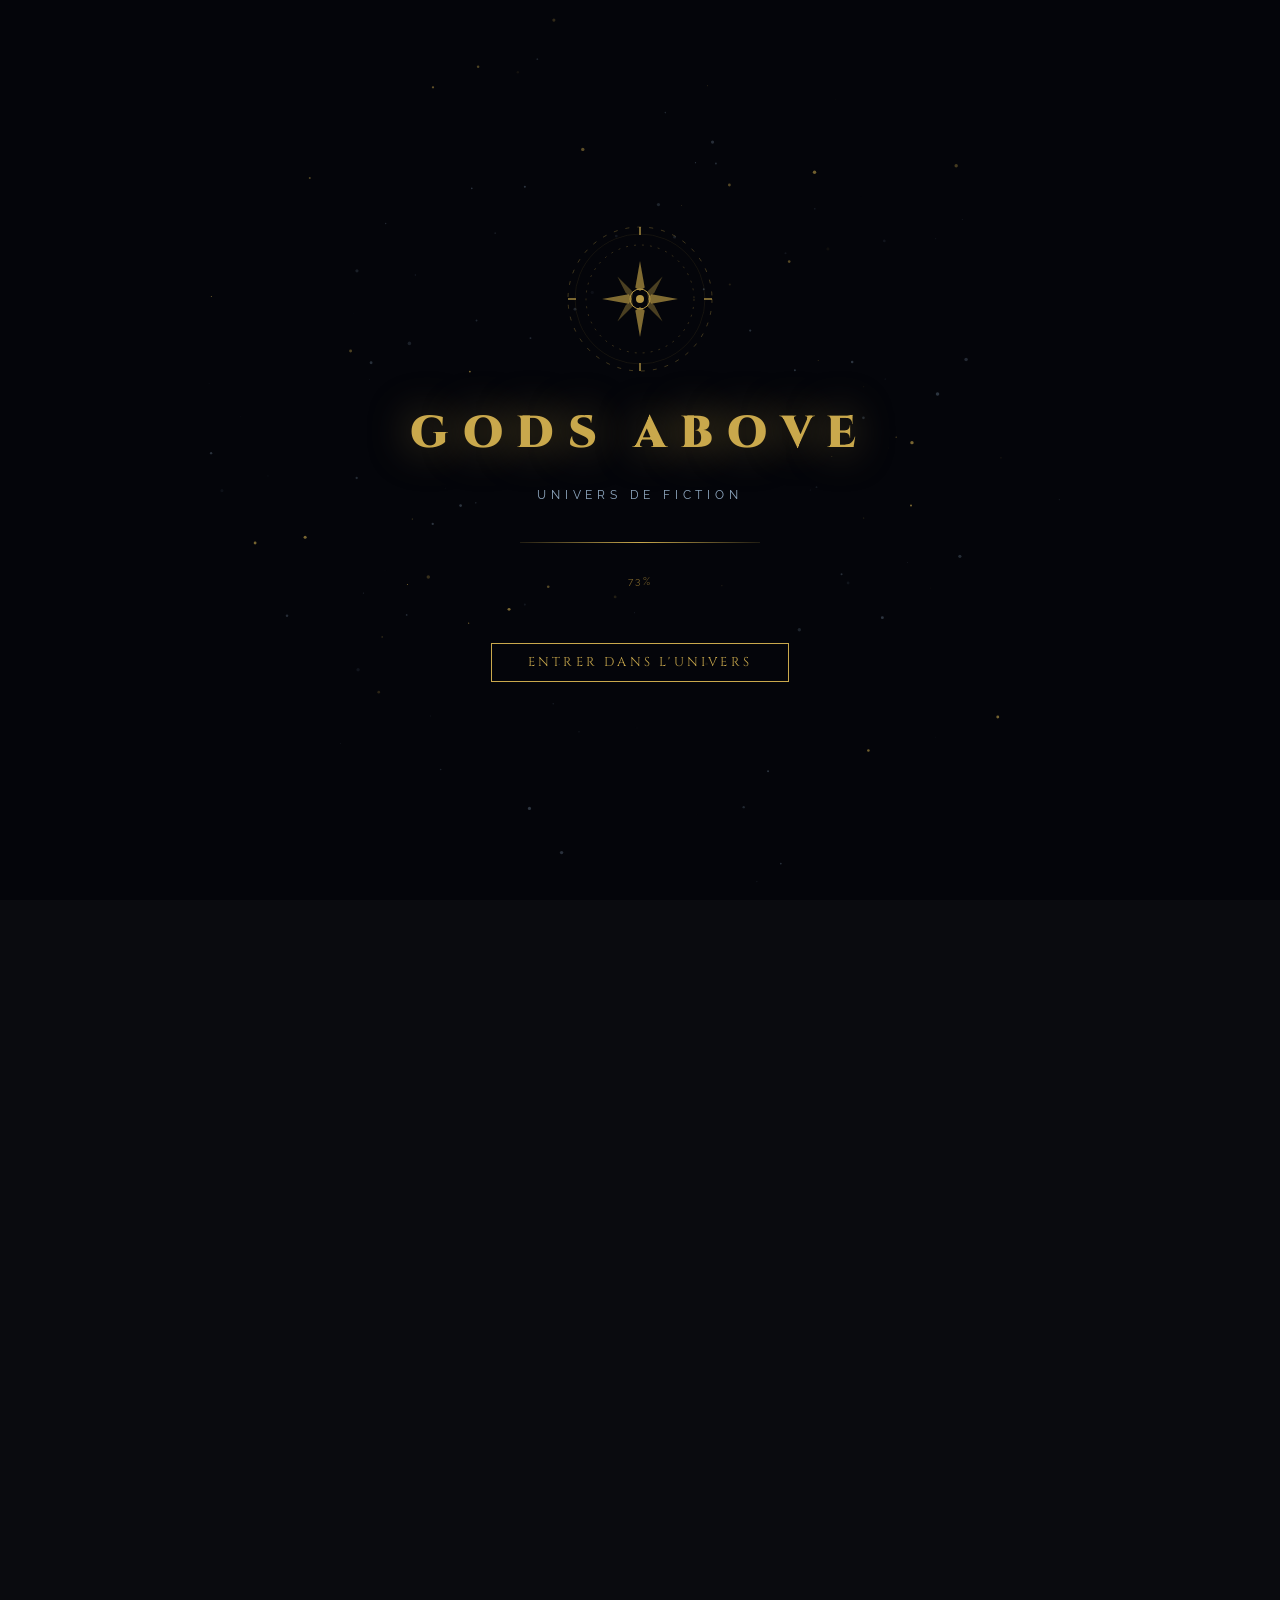
<file: index(1).html>
<!DOCTYPE html>
<html lang="fr">
<head>
  <meta charset="UTF-8" />
  <meta name="viewport" content="width=device-width, initial-scale=1.0" />
  <title>Gods Above — Univers de Fiction</title>

  <!--
  ═══════════════════════════════════════════════════════════════════
  GODS ABOVE — SITE RPG — NOTES POUR DÉVELOPPEUR / LLM
  ═══════════════════════════════════════════════════════════════════

  STRUCTURE ACTUELLE :
  - index.html         → Page d'entrée (ce fichier)
  - #screen-loading    → Écran de chargement avec particules et sceau
  - #page-main         → Page principale (hero, nav, sections)
  - #modal-lore        → Modal du contexte/lore
  - #modal-login       → Modal connexion/compte utilisateur
  - #modal-shop        → Modal boutique
  - #modal-calendar    → Modal calendrier chronologique interactif
  - #music-player      → Lecteur musical (bas droite)

  PAGES À CRÉER (liens prêts dans la nav) :
  - monde.html         → Monde & Lieux
  - personnages.html   → Personnages & Factions
  - magie.html         → Magie & Systèmes
  - chronologie.html   → Chronologie & Histoire (version full page)

  SYSTÈME DE COMPTES :
  - La section login est actuellement en UI statique (demo)
  - Pour l'activer : brancher un backend (Node/Supabase/Firebase)
  - Les champs sont déjà structurés avec id="input-email", id="input-password"
  - Le bouton de connexion a id="btn-login"

  BOUTIQUE :
  - UI statique demo avec 3 articles placeholder
  - Pour étendre : ajouter des items dans .shop-grid avec classe .shop-item

  MUSIQUE :
  - Liste de pistes dans const PLAYLIST (JS, bas du fichier)
  - Remplacer les src par des vrais fichiers audio ou URLs
  - Le lecteur est #music-player (fixed, bas droite)

  CALENDRIER CHRONOLOGIQUE :
  - 5 ères définies dans const ERAS (JS, bas du fichier)
  - Chaque ère a : name, range, color, events[]
  - Pour ajouter une ère ou un événement, éditer ERAS

  PALETTES & TOKENS :
  --gold: #C9A84C
  --gold-light: #E8C96A
  --dark: #0A0B0F
  --panel: #12131A
  --panel-2: #1E1F28
  --text: #E8DFC7
  --text-muted: #8FA8C0
  --accent: #8FA8C0

  FONTS : Cinzel (titres), Raleway (corps) — Google Fonts
  ═══════════════════════════════════════════════════════════════════
  -->

  <link rel="preconnect" href="https://fonts.googleapis.com" />
  <link href="https://fonts.googleapis.com/css2?family=Cinzel:wght@400;600;700;900&family=Raleway:wght@300;400;500;600&family=Cinzel+Decorative:wght@400;700&display=swap" rel="stylesheet" />

  <style>
    /* ─── RESET & TOKENS ─── */
    *, *::before, *::after { box-sizing: border-box; margin: 0; padding: 0; }
    :root {
      --gold: #C9A84C;
      --gold-light: #E8C96A;
      --gold-dim: #7A622A;
      --dark: #0A0B0F;
      --panel: #12131A;
      --panel-2: #1E1F28;
      --border: rgba(201,168,76,0.25);
      --text: #E8DFC7;
      --text-muted: #8FA8C0;
      --accent: #8FA8C0;
      --danger: #C45C5C;
    }
    html { scroll-behavior: smooth; }
    body {
      background: var(--dark);
      color: var(--text);
      font-family: 'Raleway', sans-serif;
      font-weight: 400;
      overflow-x: hidden;
      min-height: 100vh;
    }
    ::selection { background: var(--gold-dim); color: var(--text); }

    /* ─── SCROLLBAR ─── */
    ::-webkit-scrollbar { width: 5px; }
    ::-webkit-scrollbar-track { background: var(--dark); }
    ::-webkit-scrollbar-thumb { background: var(--gold-dim); border-radius: 3px; }

    /* ════════════════════════════════════════
       LOADING SCREEN
    ════════════════════════════════════════ */
    #screen-loading {
      position: fixed; inset: 0; z-index: 9999;
      background: #04050A;
      display: flex; flex-direction: column;
      align-items: center; justify-content: center;
      transition: opacity 0.8s ease, visibility 0.8s ease;
    }
    #screen-loading.hidden { opacity: 0; visibility: hidden; pointer-events: none; }

    #loading-canvas {
      position: absolute; inset: 0;
      width: 100%; height: 100%;
    }

    .loading-seal {
      position: relative; z-index: 2;
      display: flex; flex-direction: column;
      align-items: center; gap: 24px;
    }

    .seal-svg {
      width: 160px; height: 160px;
      opacity: 0;
      animation: sealAppear 1.2s 0.5s ease forwards;
    }
    @keyframes sealAppear {
      from { opacity: 0; transform: scale(0.5) rotate(-30deg); }
      to   { opacity: 1; transform: scale(1) rotate(0deg); }
    }

    .seal-ring {
      animation: rotateSeal 8s linear infinite;
      transform-origin: center;
      transform-box: fill-box;
    }

    @keyframes rotateSeal { to { transform: rotate(360deg); } }

    .loading-title {
      font-family: 'Cinzel', serif;
      font-size: 2.8rem;
      font-weight: 900;
      letter-spacing: 0.3em;
      color: var(--gold);
      text-shadow: 0 0 40px rgba(201,168,76,0.6);
      opacity: 0;
      animation: fadeInUp 1s 1.2s ease forwards;
    }
    .loading-sub {
      font-family: 'Raleway', sans-serif;
      font-size: 0.75rem;
      letter-spacing: 0.4em;
      color: var(--text-muted);
      text-transform: uppercase;
      opacity: 0;
      animation: fadeInUp 1s 1.5s ease forwards;
    }

    .loading-bar-wrap {
      width: 240px; height: 1px;
      background: rgba(201,168,76,0.15);
      margin-top: 16px;
      opacity: 0;
      animation: fadeInUp 1s 1.7s ease forwards;
    }
    .loading-bar {
      height: 100%;
      background: linear-gradient(90deg, transparent, var(--gold), transparent);
      width: 0%;
      animation: loadBar 2.5s 2s ease forwards;
    }
    @keyframes loadBar { to { width: 100%; } }
    .loading-pct {
      font-size: 0.65rem;
      letter-spacing: 0.2em;
      color: var(--gold-dim);
      margin-top: 8px;
      opacity: 0;
      animation: fadeInUp 1s 1.7s ease forwards;
    }

    @keyframes fadeInUp {
      from { opacity: 0; transform: translateY(12px); }
      to   { opacity: 1; transform: translateY(0); }
    }

    .enter-btn {
      margin-top: 32px;
      padding: 10px 36px;
      border: 1px solid var(--gold);
      background: transparent;
      color: var(--gold);
      font-family: 'Cinzel', serif;
      font-size: 0.8rem;
      letter-spacing: 0.25em;
      cursor: pointer;
      opacity: 0;
      pointer-events: none;
      transition: background 0.3s, color 0.3s, box-shadow 0.3s;
      animation: fadeInUp 0.8s 4.6s ease forwards;
    }
    .enter-btn.ready { pointer-events: all; }
    .enter-btn:hover {
      background: var(--gold);
      color: var(--dark);
      box-shadow: 0 0 24px rgba(201,168,76,0.4);
    }

    /* ════════════════════════════════════════
       MAIN PAGE
    ════════════════════════════════════════ */
    #page-main {
      opacity: 0;
      transition: opacity 1s ease;
    }
    #page-main.visible { opacity: 1; }

    /* ─── HERO ─── */
    .hero {
      position: relative;
      min-height: 100vh;
      display: flex; flex-direction: column;
      align-items: center; justify-content: center;
      text-align: center;
      overflow: hidden;
    }

    .hero-bg {
      position: absolute; inset: 0;
      background:
        radial-gradient(ellipse 60% 50% at 50% 40%, rgba(201,168,76,0.06) 0%, transparent 70%),
        radial-gradient(ellipse 80% 60% at 20% 80%, rgba(143,168,192,0.04) 0%, transparent 60%),
        #0A0B0F;
    }

    /* Star field */
    .hero-stars {
      position: absolute; inset: 0;
      background-image:
        radial-gradient(1px 1px at 20% 30%, rgba(255,255,255,0.3) 0%, transparent 100%),
        radial-gradient(1px 1px at 80% 10%, rgba(255,255,255,0.2) 0%, transparent 100%),
        radial-gradient(1px 1px at 50% 70%, rgba(255,255,255,0.25) 0%, transparent 100%),
        radial-gradient(1px 1px at 10% 60%, rgba(255,255,255,0.2) 0%, transparent 100%),
        radial-gradient(1px 1px at 90% 50%, rgba(255,255,255,0.15) 0%, transparent 100%),
        radial-gradient(1.5px 1.5px at 35% 20%, rgba(201,168,76,0.4) 0%, transparent 100%),
        radial-gradient(1.5px 1.5px at 65% 80%, rgba(201,168,76,0.3) 0%, transparent 100%),
        radial-gradient(1px 1px at 75% 40%, rgba(143,168,192,0.3) 0%, transparent 100%);
    }

    .hero-content { position: relative; z-index: 2; padding: 0 24px; }

    .hero-eyebrow {
      font-size: 0.65rem;
      letter-spacing: 0.5em;
      color: var(--text-muted);
      text-transform: uppercase;
      margin-bottom: 20px;
      display: flex; align-items: center; gap: 16px; justify-content: center;
    }
    .hero-eyebrow::before,
    .hero-eyebrow::after {
      content: '';
      width: 60px; height: 1px;
      background: linear-gradient(90deg, transparent, var(--text-muted));
    }
    .hero-eyebrow::after { transform: scaleX(-1); }

    .hero-title {
      font-family: 'Cinzel', serif;
      font-size: clamp(3.5rem, 10vw, 8rem);
      font-weight: 900;
      letter-spacing: 0.25em;
      color: var(--gold);
      line-height: 1;
      text-shadow:
        0 0 60px rgba(201,168,76,0.3),
        0 0 120px rgba(201,168,76,0.1);
      margin-bottom: 16px;
    }

    .hero-subtitle {
      font-size: 0.75rem;
      letter-spacing: 0.45em;
      color: var(--text-muted);
      text-transform: uppercase;
      margin-bottom: 48px;
    }
    .hero-subtitle span { margin: 0 8px; }

    .hero-tagline {
      font-size: 1.05rem;
      font-weight: 300;
      color: var(--text);
      max-width: 520px;
      line-height: 1.8;
      margin: 0 auto 48px;
      opacity: 0.85;
    }

    .hero-ctas {
      display: flex; gap: 16px; justify-content: center; flex-wrap: wrap;
    }

    .btn {
      padding: 12px 32px;
      font-family: 'Cinzel', serif;
      font-size: 0.75rem;
      letter-spacing: 0.2em;
      text-transform: uppercase;
      cursor: pointer;
      transition: all 0.3s ease;
      text-decoration: none;
      display: inline-flex; align-items: center; gap: 8px;
    }
    .btn-primary {
      background: var(--gold);
      color: var(--dark);
      border: 1px solid var(--gold);
    }
    .btn-primary:hover {
      background: var(--gold-light);
      box-shadow: 0 0 32px rgba(201,168,76,0.4);
      transform: translateY(-1px);
    }
    .btn-ghost {
      background: transparent;
      color: var(--gold);
      border: 1px solid var(--border);
    }
    .btn-ghost:hover {
      border-color: var(--gold);
      background: rgba(201,168,76,0.06);
    }

    /* Scroll indicator */
    .hero-scroll {
      position: absolute;
      bottom: 32px; left: 50%;
      transform: translateX(-50%);
      display: flex; flex-direction: column;
      align-items: center; gap: 8px;
      color: var(--text-muted);
      font-size: 0.6rem;
      letter-spacing: 0.3em;
      text-transform: uppercase;
      z-index: 2;
      animation: scrollPulse 2s ease-in-out infinite;
    }
    .hero-scroll-line {
      width: 1px; height: 40px;
      background: linear-gradient(180deg, var(--gold-dim), transparent);
    }
    @keyframes scrollPulse {
      0%, 100% { opacity: 0.5; transform: translateX(-50%) translateY(0); }
      50% { opacity: 1; transform: translateX(-50%) translateY(4px); }
    }

    /* ─── NAV ─── */
    .site-nav {
      position: sticky; top: 0; z-index: 100;
      background: rgba(10,11,15,0.92);
      backdrop-filter: blur(12px);
      border-bottom: 1px solid var(--border);
      padding: 0 48px;
      display: flex; align-items: center; justify-content: space-between;
      height: 60px;
    }

    .nav-logo {
      font-family: 'Cinzel', serif;
      font-size: 1rem;
      font-weight: 700;
      letter-spacing: 0.2em;
      color: var(--gold);
      text-decoration: none;
    }

    .nav-links {
      display: flex; gap: 32px; list-style: none;
    }
    .nav-links a {
      font-size: 0.7rem;
      letter-spacing: 0.2em;
      text-transform: uppercase;
      color: var(--text-muted);
      text-decoration: none;
      transition: color 0.2s;
    }
    .nav-links a:hover { color: var(--gold); }

    .nav-actions {
      display: flex; gap: 12px; align-items: center;
    }
    .nav-btn {
      padding: 6px 18px;
      font-family: 'Cinzel', serif;
      font-size: 0.65rem;
      letter-spacing: 0.15em;
      cursor: pointer;
      transition: all 0.2s;
      text-transform: uppercase;
      border: none;
    }
    .nav-btn-outline {
      background: transparent;
      color: var(--gold);
      border: 1px solid var(--border);
    }
    .nav-btn-outline:hover { border-color: var(--gold); background: rgba(201,168,76,0.06); }
    .nav-btn-fill {
      background: var(--gold);
      color: var(--dark);
      font-weight: 600;
    }
    .nav-btn-fill:hover { background: var(--gold-light); }

    /* ─── SECTION: LORE PREVIEW ─── */
    .section {
      padding: 100px 48px;
      max-width: 1280px;
      margin: 0 auto;
    }

    .section-eyebrow {
      font-size: 0.6rem;
      letter-spacing: 0.5em;
      color: var(--gold-dim);
      text-transform: uppercase;
      margin-bottom: 16px;
    }
    .section-title {
      font-family: 'Cinzel', serif;
      font-size: clamp(1.8rem, 4vw, 2.8rem);
      font-weight: 700;
      color: var(--text);
      margin-bottom: 24px;
      line-height: 1.2;
    }
    .section-title em { color: var(--gold); font-style: normal; }

    /* Lore cards */
    .lore-grid {
      display: grid;
      grid-template-columns: repeat(auto-fit, minmax(280px, 1fr));
      gap: 1px;
      border: 1px solid var(--border);
      margin-top: 60px;
    }
    .lore-card {
      padding: 40px 32px;
      background: var(--panel);
      display: flex; flex-direction: column; gap: 16px;
      cursor: pointer;
      transition: background 0.3s, transform 0.3s;
      text-decoration: none;
      color: inherit;
      position: relative;
      overflow: hidden;
    }
    .lore-card::before {
      content: '';
      position: absolute; top: 0; left: 0;
      width: 100%; height: 2px;
      background: var(--gold);
      transform: scaleX(0);
      transform-origin: left;
      transition: transform 0.3s ease;
    }
    .lore-card:hover { background: var(--panel-2); }
    .lore-card:hover::before { transform: scaleX(1); }

    .lore-card-icon { font-size: 1.6rem; }
    .lore-card-title {
      font-family: 'Cinzel', serif;
      font-size: 0.75rem;
      letter-spacing: 0.2em;
      color: var(--gold);
      text-transform: uppercase;
    }
    .lore-card-desc {
      font-size: 0.85rem;
      line-height: 1.7;
      color: var(--text-muted);
    }
    .lore-card-arrow {
      margin-top: auto;
      font-size: 0.7rem;
      letter-spacing: 0.2em;
      color: var(--gold-dim);
      text-transform: uppercase;
    }

    /* ─── SECTION: CHRONOLOGIE PREVIEW ─── */
    .era-timeline {
      display: flex;
      gap: 0;
      margin-top: 60px;
      position: relative;
    }
    .era-timeline::before {
      content: '';
      position: absolute;
      top: 22px; left: 0; right: 0;
      height: 1px;
      background: linear-gradient(90deg, transparent, var(--border), transparent);
    }
    .era-item {
      flex: 1;
      display: flex;
      flex-direction: column;
      align-items: center;
      gap: 16px;
      position: relative;
      cursor: pointer;
      padding: 0 8px 32px;
    }
    .era-dot {
      width: 12px; height: 12px;
      border-radius: 50%;
      border: 2px solid var(--gold);
      background: var(--dark);
      flex-shrink: 0;
      transition: background 0.3s;
      position: relative; z-index: 1;
    }
    .era-item:hover .era-dot { background: var(--gold); }
    .era-name {
      font-family: 'Cinzel', serif;
      font-size: 0.65rem;
      letter-spacing: 0.1em;
      color: var(--text-muted);
      text-align: center;
      text-transform: uppercase;
      transition: color 0.3s;
    }
    .era-item:hover .era-name { color: var(--gold); }

    /* ─── DIVIDER ─── */
    .divider {
      height: 1px;
      background: linear-gradient(90deg, transparent, var(--border), transparent);
      margin: 0 48px;
    }

    /* ════════════════════════════════════════
       MODALS
    ════════════════════════════════════════ */
    .modal-overlay {
      position: fixed; inset: 0; z-index: 500;
      background: rgba(4,5,10,0.85);
      backdrop-filter: blur(8px);
      display: none; align-items: center; justify-content: center;
      padding: 24px;
    }
    .modal-overlay.open { display: flex; }

    .modal {
      background: var(--panel);
      border: 1px solid var(--border);
      max-width: 720px; width: 100%;
      max-height: 85vh;
      overflow-y: auto;
      position: relative;
    }

    .modal-header {
      padding: 32px 40px 24px;
      border-bottom: 1px solid var(--border);
      display: flex; align-items: center; justify-content: space-between;
    }
    .modal-title {
      font-family: 'Cinzel', serif;
      font-size: 1.1rem;
      letter-spacing: 0.2em;
      color: var(--gold);
      text-transform: uppercase;
    }
    .modal-close {
      background: none; border: none;
      color: var(--text-muted); font-size: 1.2rem;
      cursor: pointer; padding: 4px 8px;
      transition: color 0.2s;
      line-height: 1;
    }
    .modal-close:hover { color: var(--gold); }

    .modal-body { padding: 40px; }

    /* LORE MODAL */
    .lore-text {
      font-size: 0.95rem;
      line-height: 1.95;
      color: var(--text);
      font-weight: 300;
    }
    .lore-text p { margin-bottom: 20px; }
    .lore-text p:last-child { margin-bottom: 0; }
    .lore-text strong { color: var(--gold); font-weight: 600; }

    /* LOGIN MODAL */
    .auth-tabs {
      display: flex; gap: 0;
      border-bottom: 1px solid var(--border);
      margin-bottom: 32px;
    }
    .auth-tab {
      padding: 10px 24px;
      font-family: 'Cinzel', serif;
      font-size: 0.7rem;
      letter-spacing: 0.15em;
      text-transform: uppercase;
      cursor: pointer;
      border: none; background: none;
      color: var(--text-muted);
      border-bottom: 2px solid transparent;
      margin-bottom: -1px;
      transition: color 0.2s, border-color 0.2s;
    }
    .auth-tab.active { color: var(--gold); border-bottom-color: var(--gold); }

    .form-group { margin-bottom: 20px; }
    .form-label {
      display: block;
      font-size: 0.65rem;
      letter-spacing: 0.2em;
      text-transform: uppercase;
      color: var(--text-muted);
      margin-bottom: 8px;
    }
    .form-input {
      width: 100%; padding: 12px 16px;
      background: var(--panel-2);
      border: 1px solid var(--border);
      color: var(--text);
      font-family: 'Raleway', sans-serif;
      font-size: 0.9rem;
      outline: none;
      transition: border-color 0.2s;
    }
    .form-input:focus { border-color: var(--gold); }

    .form-submit {
      width: 100%; padding: 14px;
      background: var(--gold);
      color: var(--dark);
      border: none;
      font-family: 'Cinzel', serif;
      font-size: 0.8rem;
      letter-spacing: 0.2em;
      text-transform: uppercase;
      cursor: pointer;
      font-weight: 700;
      transition: background 0.2s, box-shadow 0.2s;
      margin-top: 8px;
    }
    .form-submit:hover { background: var(--gold-light); box-shadow: 0 0 24px rgba(201,168,76,0.3); }

    .form-divider {
      text-align: center;
      color: var(--text-muted);
      font-size: 0.7rem;
      margin: 20px 0;
      letter-spacing: 0.2em;
    }

    /* SHOP MODAL */
    .modal-shop { max-width: 900px; }
    .shop-grid {
      display: grid;
      grid-template-columns: repeat(auto-fill, minmax(220px, 1fr));
      gap: 16px;
    }
    .shop-item {
      background: var(--panel-2);
      border: 1px solid var(--border);
      padding: 24px;
      transition: border-color 0.2s, transform 0.2s;
      cursor: pointer;
    }
    .shop-item:hover { border-color: var(--gold); transform: translateY(-2px); }
    .shop-item-img {
      width: 100%; aspect-ratio: 1;
      background: var(--dark);
      border: 1px solid var(--border);
      display: flex; align-items: center; justify-content: center;
      font-size: 2.5rem;
      margin-bottom: 16px;
    }
    .shop-item-name {
      font-family: 'Cinzel', serif;
      font-size: 0.8rem;
      letter-spacing: 0.1em;
      color: var(--text);
      margin-bottom: 6px;
    }
    .shop-item-desc {
      font-size: 0.75rem;
      color: var(--text-muted);
      line-height: 1.5;
      margin-bottom: 12px;
    }
    .shop-item-price {
      font-family: 'Cinzel', serif;
      font-size: 0.9rem;
      color: var(--gold);
    }

    /* CALENDAR MODAL */
    .modal-calendar { max-width: 960px; }
    .calendar-eras {
      display: flex;
      gap: 4px;
      margin-bottom: 32px;
      flex-wrap: wrap;
    }
    .cal-era-btn {
      padding: 8px 16px;
      font-family: 'Cinzel', serif;
      font-size: 0.65rem;
      letter-spacing: 0.15em;
      text-transform: uppercase;
      cursor: pointer;
      border: 1px solid var(--border);
      background: transparent;
      color: var(--text-muted);
      transition: all 0.2s;
    }
    .cal-era-btn.active, .cal-era-btn:hover {
      background: var(--gold);
      color: var(--dark);
      border-color: var(--gold);
    }
    .cal-era-content {
      min-height: 300px;
    }
    .cal-era-header {
      margin-bottom: 24px;
      padding-bottom: 16px;
      border-bottom: 1px solid var(--border);
    }
    .cal-era-name {
      font-family: 'Cinzel', serif;
      font-size: 1.4rem;
      color: var(--gold);
      margin-bottom: 4px;
    }
    .cal-era-range {
      font-size: 0.75rem;
      letter-spacing: 0.2em;
      color: var(--text-muted);
    }
    .cal-era-desc {
      font-size: 0.9rem;
      line-height: 1.8;
      color: var(--text);
      margin-bottom: 24px;
      font-weight: 300;
    }
    .cal-events {
      display: flex; flex-direction: column; gap: 12px;
    }
    .cal-event {
      display: flex; gap: 20px; align-items: flex-start;
      padding: 16px 20px;
      background: var(--panel-2);
      border-left: 2px solid var(--gold-dim);
      transition: border-color 0.2s;
      cursor: default;
    }
    .cal-event:hover { border-left-color: var(--gold); }
    .cal-event-year {
      font-family: 'Cinzel', serif;
      font-size: 0.75rem;
      color: var(--gold);
      flex-shrink: 0;
      min-width: 80px;
    }
    .cal-event-text {
      font-size: 0.85rem;
      line-height: 1.6;
      color: var(--text);
    }
    .cal-event-title {
      font-weight: 600;
      color: var(--text);
      margin-bottom: 2px;
    }
    .cal-event-desc {
      color: var(--text-muted);
      font-size: 0.8rem;
    }

    /* ════════════════════════════════════════
       MUSIC PLAYER
    ════════════════════════════════════════ */
    #music-player {
      position: fixed;
      bottom: 24px; right: 24px;
      z-index: 200;
      display: flex; flex-direction: column;
      align-items: flex-end;
    }

    .music-toggle {
      width: 48px; height: 48px;
      background: var(--panel);
      border: 1px solid var(--border);
      color: var(--gold);
      font-size: 1.2rem;
      cursor: pointer;
      display: flex; align-items: center; justify-content: center;
      transition: all 0.2s;
    }
    .music-toggle:hover { border-color: var(--gold); background: var(--panel-2); }

    .music-panel {
      background: var(--panel);
      border: 1px solid var(--border);
      width: 280px;
      margin-bottom: 8px;
      display: none;
      flex-direction: column;
    }
    .music-panel.open { display: flex; }

    .music-panel-header {
      padding: 12px 16px;
      border-bottom: 1px solid var(--border);
      font-family: 'Cinzel', serif;
      font-size: 0.65rem;
      letter-spacing: 0.2em;
      color: var(--gold);
      text-transform: uppercase;
    }

    .music-track-info {
      padding: 12px 16px;
      border-bottom: 1px solid var(--border);
    }
    .music-track-name {
      font-size: 0.8rem;
      color: var(--text);
      white-space: nowrap;
      overflow: hidden;
      text-overflow: ellipsis;
    }
    .music-artist {
      font-size: 0.7rem;
      color: var(--text-muted);
    }

    .music-controls {
      display: flex; align-items: center; justify-content: center;
      gap: 16px; padding: 12px;
      border-bottom: 1px solid var(--border);
    }
    .music-ctrl {
      background: none; border: none;
      color: var(--text-muted);
      font-size: 1rem; cursor: pointer;
      transition: color 0.2s;
      padding: 4px;
    }
    .music-ctrl:hover { color: var(--gold); }
    .music-ctrl.play {
      width: 36px; height: 36px;
      border: 1px solid var(--border);
      border-radius: 50%;
      color: var(--gold);
      display: flex; align-items: center; justify-content: center;
    }
    .music-ctrl.play:hover { background: var(--gold); color: var(--dark); }

    .music-progress {
      padding: 8px 16px;
      display: flex; align-items: center; gap: 8px;
    }
    .music-bar {
      flex: 1; height: 2px;
      background: var(--border);
      cursor: pointer;
      position: relative;
    }
    .music-bar-fill {
      height: 100%;
      background: var(--gold);
      width: 0%;
      transition: width 0.3s linear;
    }
    .music-time {
      font-size: 0.6rem;
      color: var(--text-muted);
      flex-shrink: 0;
    }

    .music-volume {
      padding: 8px 16px;
      display: flex; align-items: center; gap: 8px;
    }
    .music-vol-icon { font-size: 0.75rem; color: var(--text-muted); }
    .music-vol-bar {
      flex: 1; height: 2px;
      background: var(--border);
      cursor: pointer;
    }
    .music-vol-fill {
      height: 100%;
      background: var(--gold-dim);
      width: 70%;
    }

    .music-playlist {
      max-height: 160px;
      overflow-y: auto;
    }
    .music-playlist-item {
      padding: 8px 16px;
      font-size: 0.75rem;
      color: var(--text-muted);
      cursor: pointer;
      transition: color 0.2s, background 0.2s;
      border-bottom: 1px solid rgba(201,168,76,0.06);
      white-space: nowrap;
      overflow: hidden;
      text-overflow: ellipsis;
    }
    .music-playlist-item:hover { color: var(--gold); background: rgba(201,168,76,0.04); }
    .music-playlist-item.active { color: var(--gold); }

    /* ─── FOOTER ─── */
    .footer {
      border-top: 1px solid var(--border);
      padding: 40px 48px;
      display: flex; align-items: center; justify-content: space-between;
      flex-wrap: wrap; gap: 16px;
    }
    .footer-logo {
      font-family: 'Cinzel', serif;
      font-size: 0.9rem;
      letter-spacing: 0.25em;
      color: var(--gold-dim);
    }
    .footer-links {
      display: flex; gap: 24px; list-style: none;
    }
    .footer-links a {
      font-size: 0.65rem;
      letter-spacing: 0.2em;
      text-transform: uppercase;
      color: var(--text-muted);
      text-decoration: none;
      transition: color 0.2s;
    }
    .footer-links a:hover { color: var(--gold); }
    .footer-copy {
      font-size: 0.6rem;
      color: var(--text-muted);
      opacity: 0.5;
    }

    /* ─── RESPONSIVE ─── */
    @media (max-width: 768px) {
      .site-nav { padding: 0 20px; }
      .nav-links { display: none; }
      .section { padding: 60px 24px; }
      .hero-title { font-size: 3rem; }
      .era-timeline { flex-wrap: wrap; }
      .era-item { flex: 0 0 50%; }
      .footer { flex-direction: column; text-align: center; }
    }

    @media (prefers-reduced-motion: reduce) {
      *, *::before, *::after { animation-duration: 0.01ms !important; }
    }
  </style>
</head>
<body>

<!-- ════════════════════════════════════
     LOADING SCREEN
════════════════════════════════════ -->
<div id="screen-loading">
  <canvas id="loading-canvas"></canvas>

  <div class="loading-seal">
    <!-- Sceau SVG animé -->
    <svg class="seal-svg" viewBox="0 0 160 160" fill="none" xmlns="http://www.w3.org/2000/svg">
      <!-- Anneau extérieur rotatif -->
      <g class="seal-ring">
        <circle cx="80" cy="80" r="72" stroke="#C9A84C" stroke-width="0.5" stroke-dasharray="4 8" opacity="0.6"/>
        <circle cx="80" cy="80" r="65" stroke="#C9A84C" stroke-width="0.3" opacity="0.3"/>
        <!-- Marques -->
        <line x1="80" y1="8" x2="80" y2="16" stroke="#C9A84C" stroke-width="1.5" opacity="0.8"/>
        <line x1="152" y1="80" x2="144" y2="80" stroke="#C9A84C" stroke-width="1.5" opacity="0.8"/>
        <line x1="80" y1="152" x2="80" y2="144" stroke="#C9A84C" stroke-width="1.5" opacity="0.8"/>
        <line x1="8" y1="80" x2="16" y2="80" stroke="#C9A84C" stroke-width="1.5" opacity="0.8"/>
      </g>
      <!-- Anneau intérieur contra-rotatif -->
      <g style="animation: rotateSeal 5s linear infinite reverse; transform-origin:80px 80px;">
        <circle cx="80" cy="80" r="54" stroke="#C9A84C" stroke-width="0.5" stroke-dasharray="2 6" opacity="0.5"/>
      </g>
      <!-- Étoile centrale -->
      <g opacity="0.9">
        <path d="M80 42 L84.7 68.5 L80 72 L75.3 68.5 Z" fill="#C9A84C" opacity="0.7"/>
        <path d="M80 118 L84.7 91.5 L80 88 L75.3 91.5 Z" fill="#C9A84C" opacity="0.7"/>
        <path d="M42 80 L68.5 75.3 L72 80 L68.5 84.7 Z" fill="#C9A84C" opacity="0.7"/>
        <path d="M118 80 L91.5 75.3 L88 80 L91.5 84.7 Z" fill="#C9A84C" opacity="0.7"/>
        <!-- Diagonales -->
        <path d="M57.4 57.4 L72.8 72.8 L72 80 L65.5 73.5 Z" fill="#C9A84C" opacity="0.4"/>
        <path d="M102.6 57.4 L87.2 72.8 L88 80 L94.5 73.5 Z" fill="#C9A84C" opacity="0.4"/>
        <path d="M57.4 102.6 L72.8 87.2 L72 80 L65.5 86.5 Z" fill="#C9A84C" opacity="0.4"/>
        <path d="M102.6 102.6 L87.2 87.2 L88 80 L94.5 86.5 Z" fill="#C9A84C" opacity="0.4"/>
        <!-- Cercle central -->
        <circle cx="80" cy="80" r="10" fill="none" stroke="#C9A84C" stroke-width="1"/>
        <circle cx="80" cy="80" r="4" fill="#C9A84C"/>
      </g>
    </svg>

    <div class="loading-title">GODS ABOVE</div>
    <div class="loading-sub">Univers de Fiction</div>

    <div class="loading-bar-wrap">
      <div class="loading-bar" id="loading-bar"></div>
    </div>
    <div class="loading-pct" id="loading-pct">0%</div>

    <button class="enter-btn" id="enter-btn" onclick="enterSite()">
      ENTRER DANS L'UNIVERS
    </button>
  </div>
</div>

<!-- ════════════════════════════════════
     MAIN PAGE
════════════════════════════════════ -->
<div id="page-main">

  <!-- NAV -->
  <nav class="site-nav">
    <a href="#" class="nav-logo">GODS ABOVE</a>
    <ul class="nav-links">
      <!-- Pour ajouter des pages : dupliquer un <li> et modifier href + texte -->
      <li><a href="monde.html">Monde & Lieux</a></li>
      <li><a href="personnages.html">Personnages</a></li>
      <li><a href="magie.html">Magie</a></li>
      <li><a href="#" onclick="openModal('modal-calendar'); return false;">Chronologie</a></li>
    </ul>
    <div class="nav-actions">
      <button class="nav-btn nav-btn-outline" onclick="openModal('modal-shop')">Boutique</button>
      <button class="nav-btn nav-btn-fill" onclick="openModal('modal-login')">Connexion</button>
    </div>
  </nav>

  <!-- HERO -->
  <section class="hero">
    <div class="hero-bg"></div>
    <div class="hero-stars"></div>

    <div class="hero-content">
      <div class="hero-eyebrow">Univers de Fiction</div>
      <h1 class="hero-title">GODS ABOVE</h1>
      <div class="hero-subtitle">
        <span>Neo Gods</span>·<span>Roleplay</span>·<span>Lore</span>
      </div>
      <p class="hero-tagline">
        Ils s'endormirent humains. Ils se réveillèrent dieux.<br/>
        Mille ans de silence les ont transformés — le monde ne les reconnaît plus.
      </p>
      <div class="hero-ctas">
        <button class="btn btn-primary" onclick="openModal('modal-lore')">Découvrir le Lore</button>
        <button class="btn btn-ghost" onclick="openModal('modal-login')">Rejoindre l'Univers</button>
      </div>
    </div>

    <div class="hero-scroll">
      <div class="hero-scroll-line"></div>
      Explorer
    </div>
  </section>

  <!-- SECTION: EXPLORER -->
  <section class="section">
    <div class="section-eyebrow">Explorer l'Univers</div>
    <h2 class="section-title">Un monde né des <em>cendres</em><br/>d'une civilisation oubliée</h2>

    <div class="lore-grid">
      <!-- Pour ajouter une catégorie : dupliquer .lore-card -->
      <a href="monde.html" class="lore-card">
        <div class="lore-card-icon">🌍</div>
        <div class="lore-card-title">Monde & Lieux</div>
        <p class="lore-card-desc">Royaumes, cités-états, ruines technologiques et territoires sauvages façonnés par mille ans d'oubli et de magie naissante.</p>
        <div class="lore-card-arrow">Explorer →</div>
      </a>
      <a href="personnages.html" class="lore-card">
        <div class="lore-card-icon">⚜️</div>
        <div class="lore-card-title">Personnages & Factions</div>
        <p class="lore-card-desc">Les Neo Gods reveillés, les cultes qui les vénèrent, les factions qui les craignent. Chaque faction a ses propres ambitions.</p>
        <div class="lore-card-arrow">Rencontrer →</div>
      </a>
      <a href="magie.html" class="lore-card">
        <div class="lore-card-icon">✦</div>
        <div class="lore-card-title">Magie & Systèmes</div>
        <p class="lore-card-desc">Issue de siècles de pollution chimique et radioactive, la magie imprègne tout — et les dormants en sont saturés.</p>
        <div class="lore-card-arrow">Comprendre →</div>
      </a>
      <a href="#" onclick="openModal('modal-calendar'); return false;" class="lore-card">
        <div class="lore-card-icon">📜</div>
        <div class="lore-card-title">Chronologie & Histoire</div>
        <p class="lore-card-desc">De l'Ancienne Ère à la Nouvelle Aube — cinq époques qui ont redessiné les contours d'un monde que personne ne reconnaît plus.</p>
        <div class="lore-card-arrow">Traverser →</div>
      </a>
    </div>
  </section>

  <div class="divider"></div>

  <!-- SECTION: CHRONOLOGIE APERÇU -->
  <section class="section">
    <div class="section-eyebrow">Les Grandes Époques</div>
    <h2 class="section-title">Cinq ères. Un seul fil.</h2>

    <div class="era-timeline">
      <div class="era-item" onclick="openCalendar(0)">
        <div class="era-dot"></div>
        <div class="era-name">Ancienne Ère</div>
      </div>
      <div class="era-item" onclick="openCalendar(1)">
        <div class="era-dot"></div>
        <div class="era-name">Ère des Cataclysmes</div>
      </div>
      <div class="era-item" onclick="openCalendar(2)">
        <div class="era-dot"></div>
        <div class="era-name">Ère du Faux Espoir</div>
      </div>
      <div class="era-item" onclick="openCalendar(3)">
        <div class="era-dot"></div>
        <div class="era-name">Ère du Déclin</div>
      </div>
      <div class="era-item" onclick="openCalendar(4)">
        <div class="era-dot"></div>
        <div class="era-name">Nouvelle Aube — 7060</div>
      </div>
    </div>
  </section>

  <!-- FOOTER -->
  <footer class="footer">
    <div class="footer-logo">GODS ABOVE</div>
    <ul class="footer-links">
      <li><a href="#" onclick="openModal('modal-lore'); return false;">Lore</a></li>
      <li><a href="#" onclick="openModal('modal-calendar'); return false;">Calendrier</a></li>
      <li><a href="#" onclick="openModal('modal-shop'); return false;">Boutique</a></li>
      <li><a href="#" onclick="openModal('modal-login'); return false;">Compte</a></li>
    </ul>
    <div class="footer-copy">© Gods Above — Univers de Fiction</div>
  </footer>

</div><!-- /page-main -->


<!-- ════════════════════════════════════
     MODAL: LORE / CONTEXTE
════════════════════════════════════ -->
<div class="modal-overlay" id="modal-lore" onclick="closeModalOverlay(event, 'modal-lore')">
  <div class="modal">
    <div class="modal-header">
      <span class="modal-title">Contexte — L'Origine</span>
      <button class="modal-close" onclick="closeModal('modal-lore')">✕</button>
    </div>
    <div class="modal-body">
      <div class="lore-text">
        <p>À la fin du <strong>21ème siècle</strong>, le monde s'effondrait. Guerres, famines, pollution, migrations — la civilisation humaine agonisait lentement. Ceux qui en avaient les moyens choisirent de fuir, non pas le pays, mais le temps lui-même. Des milliers de personnes entrèrent dans des chambres de stase, espérant se réveiller dans un monde sauvé.</p>
        <p>Ils ne savaient pas qu'ils dormiraient <strong>plus de mille ans</strong>.</p>
        <p>Le monde qu'ils retrouvèrent était méconnaissable. Les nations avaient disparu, remplacées par des royaumes, des cultes et des tribus. La technologie n'était plus qu'un souvenir enfoui sous les ruines. Mais quelque chose de nouveau était né dans l'intervalle — une énergie diffuse, issue de siècles de pollution chimique et radioactive, que les habitants de ce monde appelaient <strong>magie</strong>.</p>
        <p>Et cette magie, les dormants l'avaient absorbée pendant mille ans sans le savoir, à travers les parois de leurs capsules, dans leur sommeil.</p>
        <p>Ils se réveillèrent <strong>changés. Transformés.</strong> D'une puissance que les habitants de ce nouveau monde n'avaient jamais vue. Ces derniers n'avaient qu'un mot pour les désigner : des dieux.</p>
        <p>On les appelle les <strong>Neo Gods</strong>. Ils se souviennent d'avoir été humains. Le monde, lui, ne les voit plus comme tels.</p>
      </div>
    </div>
  </div>
</div>

<!-- ════════════════════════════════════
     MODAL: CONNEXION / COMPTE
════════════════════════════════════ -->
<div class="modal-overlay" id="modal-login" onclick="closeModalOverlay(event, 'modal-login')">
  <div class="modal">
    <div class="modal-header">
      <span class="modal-title">Espace Joueur</span>
      <button class="modal-close" onclick="closeModal('modal-login')">✕</button>
    </div>
    <div class="modal-body">
      <div class="auth-tabs">
        <button class="auth-tab active" onclick="switchTab('tab-login', this)">Connexion</button>
        <button class="auth-tab" onclick="switchTab('tab-register', this)">Créer un compte</button>
        <!--
          Pour ajouter des onglets (ex: "Profil", "Inventaire") :
          1. Ajouter un bouton .auth-tab ici
          2. Ajouter un div.tab-panel avec id correspondant en dessous
        -->
      </div>

      <!-- LOGIN TAB -->
      <div id="tab-login" class="tab-panel">
        <div class="form-group">
          <label class="form-label" for="input-email">Adresse Email</label>
          <input class="form-input" type="email" id="input-email" placeholder="neo@godsabove.world"/>
        </div>
        <div class="form-group">
          <label class="form-label" for="input-password">Mot de Passe</label>
          <input class="form-input" type="password" id="input-password" placeholder="••••••••"/>
        </div>
        <!--
          BACKEND CONNEXION :
          Remplacer onclick par un appel fetch() vers votre API d'authentification
          Ex: fetch('/api/auth/login', { method: 'POST', body: JSON.stringify({email, password}) })
        -->
        <button class="form-submit" id="btn-login" onclick="handleLogin()">Se Connecter</button>
        <div class="form-divider">— ou —</div>
        <button class="form-submit" style="background:var(--panel-2); color:var(--text-muted); border:1px solid var(--border);">
          Continuer en tant qu'Invité
        </button>
      </div>

      <!-- REGISTER TAB -->
      <div id="tab-register" class="tab-panel" style="display:none;">
        <div class="form-group">
          <label class="form-label" for="reg-username">Nom du Joueur</label>
          <input class="form-input" type="text" id="reg-username" placeholder="Votre épithète dans ce monde..."/>
        </div>
        <div class="form-group">
          <label class="form-label" for="reg-email">Email</label>
          <input class="form-input" type="email" id="reg-email" placeholder="neo@godsabove.world"/>
        </div>
        <div class="form-group">
          <label class="form-label" for="reg-password">Mot de Passe</label>
          <input class="form-input" type="password" id="reg-password" placeholder="••••••••"/>
        </div>
        <button class="form-submit" onclick="handleRegister()">Rejoindre l'Univers</button>
      </div>
    </div>
  </div>
</div>

<!-- ════════════════════════════════════
     MODAL: BOUTIQUE
════════════════════════════════════ -->
<div class="modal-overlay" id="modal-shop" onclick="closeModalOverlay(event, 'modal-shop')">
  <div class="modal modal-shop">
    <div class="modal-header">
      <span class="modal-title">Boutique — Artéfacts & Reliques</span>
      <button class="modal-close" onclick="closeModal('modal-shop')">✕</button>
    </div>
    <div class="modal-body">
      <!--
        BOUTIQUE :
        Pour ajouter des articles, dupliquer un .shop-item et modifier le contenu.
        Pour un vrai système de paiement : brancher Stripe ou un équivalent.
        Le panier peut être géré en localStorage ou via un backend.
      -->
      <div class="shop-grid" id="shop-grid">
        <div class="shop-item">
          <div class="shop-item-img">⚡</div>
          <div class="shop-item-name">Fragment d'Éveil</div>
          <p class="shop-item-desc">Un éclat d'énergie concentrée, reste d'une capsule de stase brisée.</p>
          <div class="shop-item-price">250 ⬡</div>
        </div>
        <div class="shop-item">
          <div class="shop-item-img">📖</div>
          <div class="shop-item-name">Codex des Dormants</div>
          <p class="shop-item-desc">Transcription des rêves d'un Neo God durant ses mille ans de sommeil.</p>
          <div class="shop-item-price">580 ⬡</div>
        </div>
        <div class="shop-item">
          <div class="shop-item-img">🔮</div>
          <div class="shop-item-name">Sceau de Faction</div>
          <p class="shop-item-desc">Marque de reconnaissance pour une faction de votre choix.</p>
          <div class="shop-item-price">120 ⬡</div>
        </div>
        <div class="shop-item">
          <div class="shop-item-img">🗡️</div>
          <div class="shop-item-name">Relique Technologique</div>
          <p class="shop-item-desc">Artéfact de l'Ancienne Ère, encore chargé d'une énergie incompréhensible.</p>
          <div class="shop-item-price">1200 ⬡</div>
        </div>
        <div class="shop-item">
          <div class="shop-item-img">✦</div>
          <div class="shop-item-name">Titre Divin</div>
          <p class="shop-item-desc">Un épithète unique accordé à votre personnage par les anciens du serveur.</p>
          <div class="shop-item-price">800 ⬡</div>
        </div>
        <div class="shop-item">
          <div class="shop-item-img">🌑</div>
          <div class="shop-item-name">Capsule de Stase (Déco)</div>
          <p class="shop-item-desc">Modèle réduit d'une chambre de stase pour votre profil de joueur.</p>
          <div class="shop-item-price">350 ⬡</div>
        </div>
      </div>
    </div>
  </div>
</div>

<!-- ════════════════════════════════════
     MODAL: CALENDRIER CHRONOLOGIQUE
════════════════════════════════════ -->
<div class="modal-overlay" id="modal-calendar" onclick="closeModalOverlay(event, 'modal-calendar')">
  <div class="modal modal-calendar">
    <div class="modal-header">
      <span class="modal-title">Chronologie — Les Grandes Époques</span>
      <button class="modal-close" onclick="closeModal('modal-calendar')">✕</button>
    </div>
    <div class="modal-body">
      <div class="calendar-eras" id="calendar-eras">
        <!-- Généré dynamiquement par JS -->
      </div>
      <div class="cal-era-content" id="cal-era-content">
        <!-- Généré dynamiquement par JS -->
      </div>
    </div>
  </div>
</div>

<!-- ════════════════════════════════════
     LECTEUR MUSICAL
════════════════════════════════════ -->
<div id="music-player">
  <div class="music-panel" id="music-panel">
    <div class="music-panel-header">♬ Ambiance Sonore</div>
    <div class="music-track-info">
      <div class="music-track-name" id="music-track-name">Chargement...</div>
      <div class="music-artist" id="music-artist">Gods Above OST</div>
    </div>
    <div class="music-controls">
      <button class="music-ctrl" onclick="prevTrack()" title="Précédent">⏮</button>
      <button class="music-ctrl play" id="btn-play" onclick="togglePlay()" title="Play/Pause">▶</button>
      <button class="music-ctrl" onclick="nextTrack()" title="Suivant">⏭</button>
    </div>
    <div class="music-progress">
      <span class="music-time" id="music-time-cur">0:00</span>
      <div class="music-bar" onclick="seekMusic(event)">
        <div class="music-bar-fill" id="music-progress-fill"></div>
      </div>
      <span class="music-time" id="music-time-dur">0:00</span>
    </div>
    <div class="music-volume">
      <span class="music-vol-icon">🔈</span>
      <div class="music-vol-bar" onclick="setVolume(event)">
        <div class="music-vol-fill" id="music-vol-fill"></div>
      </div>
    </div>
    <div class="music-playlist" id="music-playlist">
      <!-- Généré dynamiquement -->
    </div>
  </div>
  <button class="music-toggle" onclick="toggleMusicPanel()" title="Musique">♬</button>
</div>


<!-- ════════════════════════════════════
     JAVASCRIPT
════════════════════════════════════ -->
<script>
/* ═══════════════════════════════════════════════════════
   DONNÉES — CHRONOLOGIE
   Pour modifier ou ajouter une ère, éditer ce tableau.
   Chaque ère a : name, range, description, events[]
   Chaque événement : year (string), title, desc
═══════════════════════════════════════════════════════ */
const ERAS = [
  {
    name: "Ancienne Ère / Ère Contemporaine",
    range: "Jusqu'au XXIe siècle",
    description: "L'âge de la civilisation humaine telle qu'elle fut connue. Technologie, nations-états, géopolitique. Une époque d'expansion suivie d'un déclin progressif et inévitable.",
    events: [
      { year: "~2030", title: "Le Grand Recul", desc: "Premières vagues massives de migrations climatiques. Les états côtiers commencent à s'effondrer." },
      { year: "~2055", title: "Guerres de Ressources", desc: "Conflits armés pour l'eau potable et les terres arables. La géopolitique mondiale se fracture définitivement." },
      { year: "~2080", title: "Les Premiers Dormants", desc: "Mise en service des premières chambres de stase commerciales. Les élites fuient le présent." },
      { year: "~2099", title: "L'Endormissement Massif", desc: "Des milliers de personnes entrent en stase. Elles pensent se réveiller dans un monde sauvé." },
    ]
  },
  {
    name: "Ère des Cataclysmes",
    range: "Années 100 — 400 post-stase",
    description: "Sans les structures humaines pour les contenir, les catastrophes se succèdent. Les villes se vident, les réseaux s'effondrent. La nature reprend ses droits sur les ruines.",
    events: [
      { year: "An 120", title: "Fin des Réseaux", desc: "Les derniers systèmes d'information s'éteignent. L'humanité perd sa mémoire collective." },
      { year: "An 210", title: "Mutation de la Faune", desc: "Les premières mutations dues à la pollution radioactive sont observées dans la faune et la flore." },
      { year: "An 350", title: "Premières Communautés", desc: "Des groupes survivants se sédentarisent. Les bases des futurs royaumes sont posées." },
    ]
  },
  {
    name: "Ère du Faux Espoir",
    range: "Années 400 — 700 post-stase",
    description: "Une renaissance trompeuse. De nouveaux systèmes sociaux émergent, des cultes naissent, des royaumes s'établissent. Mais l'énergie ambiante continue de muter imperceptiblement.",
    events: [
      { year: "An 420", title: "Naissance de la Magie", desc: "Les premiers praticiens de l'énergie diffuse sont reconnus. On les appelle les Façonneurs." },
      { year: "An 510", title: "Les Grands Royaumes", desc: "Cinq royaumes majeurs établissent leurs territoires sur les ruines des anciennes métropoles." },
      { year: "An 680", title: "Les Cultes des Capsules", desc: "Des sectes se forment autour des chambres de stase intactes, les vénérant comme des autels." },
    ]
  },
  {
    name: "Ère du Déclin",
    range: "Années 700 — 1000 post-stase",
    description: "Les royaumes s'effritent sous le poids de leurs propres contradictions. La magie devient incontrôlable. Des prophéties circulent sur 'les dormants qui reviendront en dieux'.",
    events: [
      { year: "An 740", title: "La Grande Fracture", desc: "Le plus puissant royaume s'effondre en une nuit. Cause inconnue — certains parlent d'une libération d'énergie des capsules." },
      { year: "An 890", title: "Les Prophéties de l'Éveil", desc: "Un réseau de devins annonce l'arrivée imminente d'êtres d'une puissance inégalée." },
      { year: "An 980", title: "Les Premiers Signes", desc: "Des capsules commencent à émettre une lumière dorée. Le décompte a commencé." },
    ]
  },
  {
    name: "Nouvelle Aube — An 7060",
    range: "An 1000+ post-stase — Présent",
    description: "Le présent du jeu. Les Neo Gods s'éveillent dans un monde qui les craint et les vénère. Chaque réveil est un événement. Chaque Neo God porte en lui mille ans d'histoire humaine — et une puissance que ce nouveau monde ne comprend pas encore.",
    events: [
      { year: "An 1000", title: "Le Premier Éveil", desc: "La première chambre s'ouvre. Celui qui en sort brûle accidentellement un village entier. Les légendes commencent." },
      { year: "An 1012", title: "L'Ordre de l'Aube", desc: "Fondation d'une organisation dédiée à accueillir — et surveiller — les Neo Gods qui s'éveillent." },
      { year: "An 1030", title: "La Guerre des Cultes", desc: "Différentes factions se disputent le contrôle et la dévotion des Neo Gods nouvellement éveillés." },
      { year: "Présent", title: "L'Ère des Neo Gods", desc: "Vous voici. Le monde retient son souffle. Que ferez-vous de ce pouvoir hérité d'un monde qui n'existe plus ?" },
    ]
  }
];

/* ═══════════════════════════════════════════════════════
   DONNÉES — PLAYLIST
   Remplacer les src par de vrais fichiers audio ou URLs.
   Format : { title, artist, src }
   Vous pouvez utiliser des fichiers locaux (./music/track.mp3)
   ou des URLs externes.
═══════════════════════════════════════════════════════ */
const PLAYLIST = [
  { title: "Éveil Millénaire",       artist: "Gods Above OST", src: "" },
  { title: "Les Ruines de l'Ancien", artist: "Gods Above OST", src: "" },
  { title: "Magie Naissante",        artist: "Gods Above OST", src: "" },
  { title: "Le Premier Souffle",     artist: "Gods Above OST", src: "" },
  { title: "Dieux Malgré Eux",       artist: "Gods Above OST", src: "" },
];

/* ─── LOADING SCREEN ─── */
let loadingDone = false;
const enterBtn = document.getElementById('enter-btn');
const loadingPct = document.getElementById('loading-pct');

// Simulation du chargement
let pct = 0;
const loadInterval = setInterval(() => {
  pct += Math.random() * 4 + 1;
  if (pct >= 100) {
    pct = 100;
    clearInterval(loadInterval);
    loadingDone = true;
    setTimeout(() => {
      enterBtn.classList.add('ready');
    }, 600);
  }
  loadingPct.textContent = Math.floor(pct) + '%';
}, 60);

function enterSite() {
  if (!loadingDone) return;
  document.getElementById('screen-loading').classList.add('hidden');
  const main = document.getElementById('page-main');
  main.style.display = 'block';
  setTimeout(() => main.classList.add('visible'), 50);
}

/* ─── CANVAS PARTICLES ─── */
const canvas = document.getElementById('loading-canvas');
const ctx = canvas.getContext('2d');
let particles = [];

function resizeCanvas() {
  canvas.width = window.innerWidth;
  canvas.height = window.innerHeight;
}
resizeCanvas();
window.addEventListener('resize', resizeCanvas);

// Créer des particules d'énergie
for (let i = 0; i < 120; i++) {
  const angle = Math.random() * Math.PI * 2;
  const radius = 150 + Math.random() * 300;
  particles.push({
    x: Math.cos(angle) * radius,
    y: Math.sin(angle) * radius,
    vx: (Math.random() - 0.5) * 0.4,
    vy: (Math.random() - 0.5) * 0.4,
    life: Math.random(),
    size: Math.random() * 1.5 + 0.3,
    gold: Math.random() > 0.6,
  });
}

function animateParticles() {
  ctx.clearRect(0, 0, canvas.width, canvas.height);
  const cx = canvas.width / 2;
  const cy = canvas.height / 2;

  particles.forEach(p => {
    p.x += p.vx + (- p.x * 0.0002);
    p.y += p.vy + (- p.y * 0.0002);
    p.life += 0.005;
    if (p.life > 1) p.life = 0;

    const alpha = Math.sin(p.life * Math.PI) * 0.6;
    ctx.beginPath();
    ctx.arc(cx + p.x, cy + p.y, p.size, 0, Math.PI * 2);
    ctx.fillStyle = p.gold
      ? `rgba(201,168,76,${alpha})`
      : `rgba(143,168,192,${alpha * 0.5})`;
    ctx.fill();
  });

  requestAnimationFrame(animateParticles);
}
animateParticles();

/* ─── MODALS ─── */
function openModal(id) {
  document.getElementById(id).classList.add('open');
  document.body.style.overflow = 'hidden';
}
function closeModal(id) {
  document.getElementById(id).classList.remove('open');
  document.body.style.overflow = '';
}
function closeModalOverlay(e, id) {
  if (e.target.id === id) closeModal(id);
}

/* ─── AUTH TABS ─── */
function switchTab(tabId, btn) {
  document.querySelectorAll('.tab-panel').forEach(p => p.style.display = 'none');
  document.querySelectorAll('.auth-tab').forEach(t => t.classList.remove('active'));
  document.getElementById(tabId).style.display = 'block';
  btn.classList.add('active');
}

/* ─── AUTH HANDLERS (statiques — brancher un backend ici) ─── */
function handleLogin() {
  const email = document.getElementById('input-email').value;
  const pwd = document.getElementById('input-password').value;
  if (!email || !pwd) { alert('Veuillez remplir tous les champs.'); return; }
  // TODO: fetch('/api/auth/login', { method:'POST', body: JSON.stringify({email, password:pwd}) })
  alert('Fonctionnalité de connexion à brancher sur votre backend.');
}
function handleRegister() {
  // TODO: fetch('/api/auth/register', { ... })
  alert('Fonctionnalité d\'inscription à brancher sur votre backend.');
}

/* ─── CALENDRIER ─── */
let currentEraIndex = 0;

function buildCalendar() {
  const erasEl = document.getElementById('calendar-eras');
  erasEl.innerHTML = ERAS.map((era, i) =>
    `<button class="cal-era-btn ${i === 0 ? 'active' : ''}" onclick="openCalendar(${i})">${era.name.split(' — ')[0].split(' / ')[0]}</button>`
  ).join('');
}

function openCalendar(eraIndex) {
  currentEraIndex = eraIndex;
  openModal('modal-calendar');
  buildCalendar();
  renderEra(eraIndex);
  // Update active btn
  document.querySelectorAll('.cal-era-btn').forEach((btn, i) => {
    btn.classList.toggle('active', i === eraIndex);
  });
}

function renderEra(idx) {
  const era = ERAS[idx];
  const content = document.getElementById('cal-era-content');
  content.innerHTML = `
    <div class="cal-era-header">
      <div class="cal-era-name">${era.name}</div>
      <div class="cal-era-range">${era.range}</div>
    </div>
    <p class="cal-era-desc">${era.description}</p>
    <div class="cal-events">
      ${era.events.map(ev => `
        <div class="cal-event">
          <div class="cal-event-year">${ev.year}</div>
          <div class="cal-event-text">
            <div class="cal-event-title">${ev.title}</div>
            <div class="cal-event-desc">${ev.desc}</div>
          </div>
        </div>
      `).join('')}
    </div>
  `;
}

// Init calendrier au clic nav
document.getElementById('modal-calendar').addEventListener('click', function() {});
buildCalendar();
// Re-build quand modal s'ouvre pour s'assurer que les boutons existent
document.querySelectorAll('[onclick*="modal-calendar"]').forEach(el => {
  el.addEventListener('click', () => {
    setTimeout(() => {
      buildCalendar();
      renderEra(currentEraIndex);
    }, 10);
  });
});

/* ─── MUSIC PLAYER ─── */
let audio = new Audio();
let currentTrack = 0;
let isPlaying = false;
let volumeLevel = 0.7;

audio.volume = volumeLevel;

function buildPlaylist() {
  const pl = document.getElementById('music-playlist');
  pl.innerHTML = PLAYLIST.map((t, i) =>
    `<div class="music-playlist-item ${i === 0 ? 'active' : ''}" onclick="loadTrack(${i})">${t.title}</div>`
  ).join('');
}

function loadTrack(idx) {
  currentTrack = idx;
  const track = PLAYLIST[idx];
  document.getElementById('music-track-name').textContent = track.title;
  document.getElementById('music-artist').textContent = track.artist;
  audio.src = track.src;
  document.querySelectorAll('.music-playlist-item').forEach((el, i) => {
    el.classList.toggle('active', i === idx);
  });
  if (isPlaying) audio.play().catch(() => {});
}

function togglePlay() {
  if (!audio.src || audio.src === window.location.href) {
    loadTrack(currentTrack);
  }
  if (isPlaying) {
    audio.pause();
    document.getElementById('btn-play').textContent = '▶';
  } else {
    audio.play().catch(() => {
      document.getElementById('music-track-name').textContent = '⚠ Aucun fichier audio';
    });
    document.getElementById('btn-play').textContent = '⏸';
  }
  isPlaying = !isPlaying;
}

function nextTrack() {
  loadTrack((currentTrack + 1) % PLAYLIST.length);
  if (isPlaying) audio.play().catch(() => {});
}
function prevTrack() {
  loadTrack((currentTrack - 1 + PLAYLIST.length) % PLAYLIST.length);
  if (isPlaying) audio.play().catch(() => {});
}

audio.addEventListener('ended', nextTrack);

audio.addEventListener('timeupdate', () => {
  if (!audio.duration) return;
  const pct = (audio.currentTime / audio.duration) * 100;
  document.getElementById('music-progress-fill').style.width = pct + '%';
  document.getElementById('music-time-cur').textContent = formatTime(audio.currentTime);
  document.getElementById('music-time-dur').textContent = formatTime(audio.duration);
});

function seekMusic(e) {
  const bar = e.currentTarget;
  const rect = bar.getBoundingClientRect();
  const ratio = (e.clientX - rect.left) / rect.width;
  audio.currentTime = ratio * audio.duration;
}

function setVolume(e) {
  const bar = e.currentTarget;
  const rect = bar.getBoundingClientRect();
  volumeLevel = Math.max(0, Math.min(1, (e.clientX - rect.left) / rect.width));
  audio.volume = volumeLevel;
  document.getElementById('music-vol-fill').style.width = (volumeLevel * 100) + '%';
}

function formatTime(s) {
  const m = Math.floor(s / 60);
  const sec = Math.floor(s % 60);
  return `${m}:${sec.toString().padStart(2, '0')}`;
}

function toggleMusicPanel() {
  document.getElementById('music-panel').classList.toggle('open');
}

buildPlaylist();
loadTrack(0);

/* ─── KEYBOARD ESC ─── */
document.addEventListener('keydown', e => {
  if (e.key === 'Escape') {
    document.querySelectorAll('.modal-overlay.open').forEach(m => {
      m.classList.remove('open');
      document.body.style.overflow = '';
    });
  }
});
</script>

</body>
</html>
</file>
